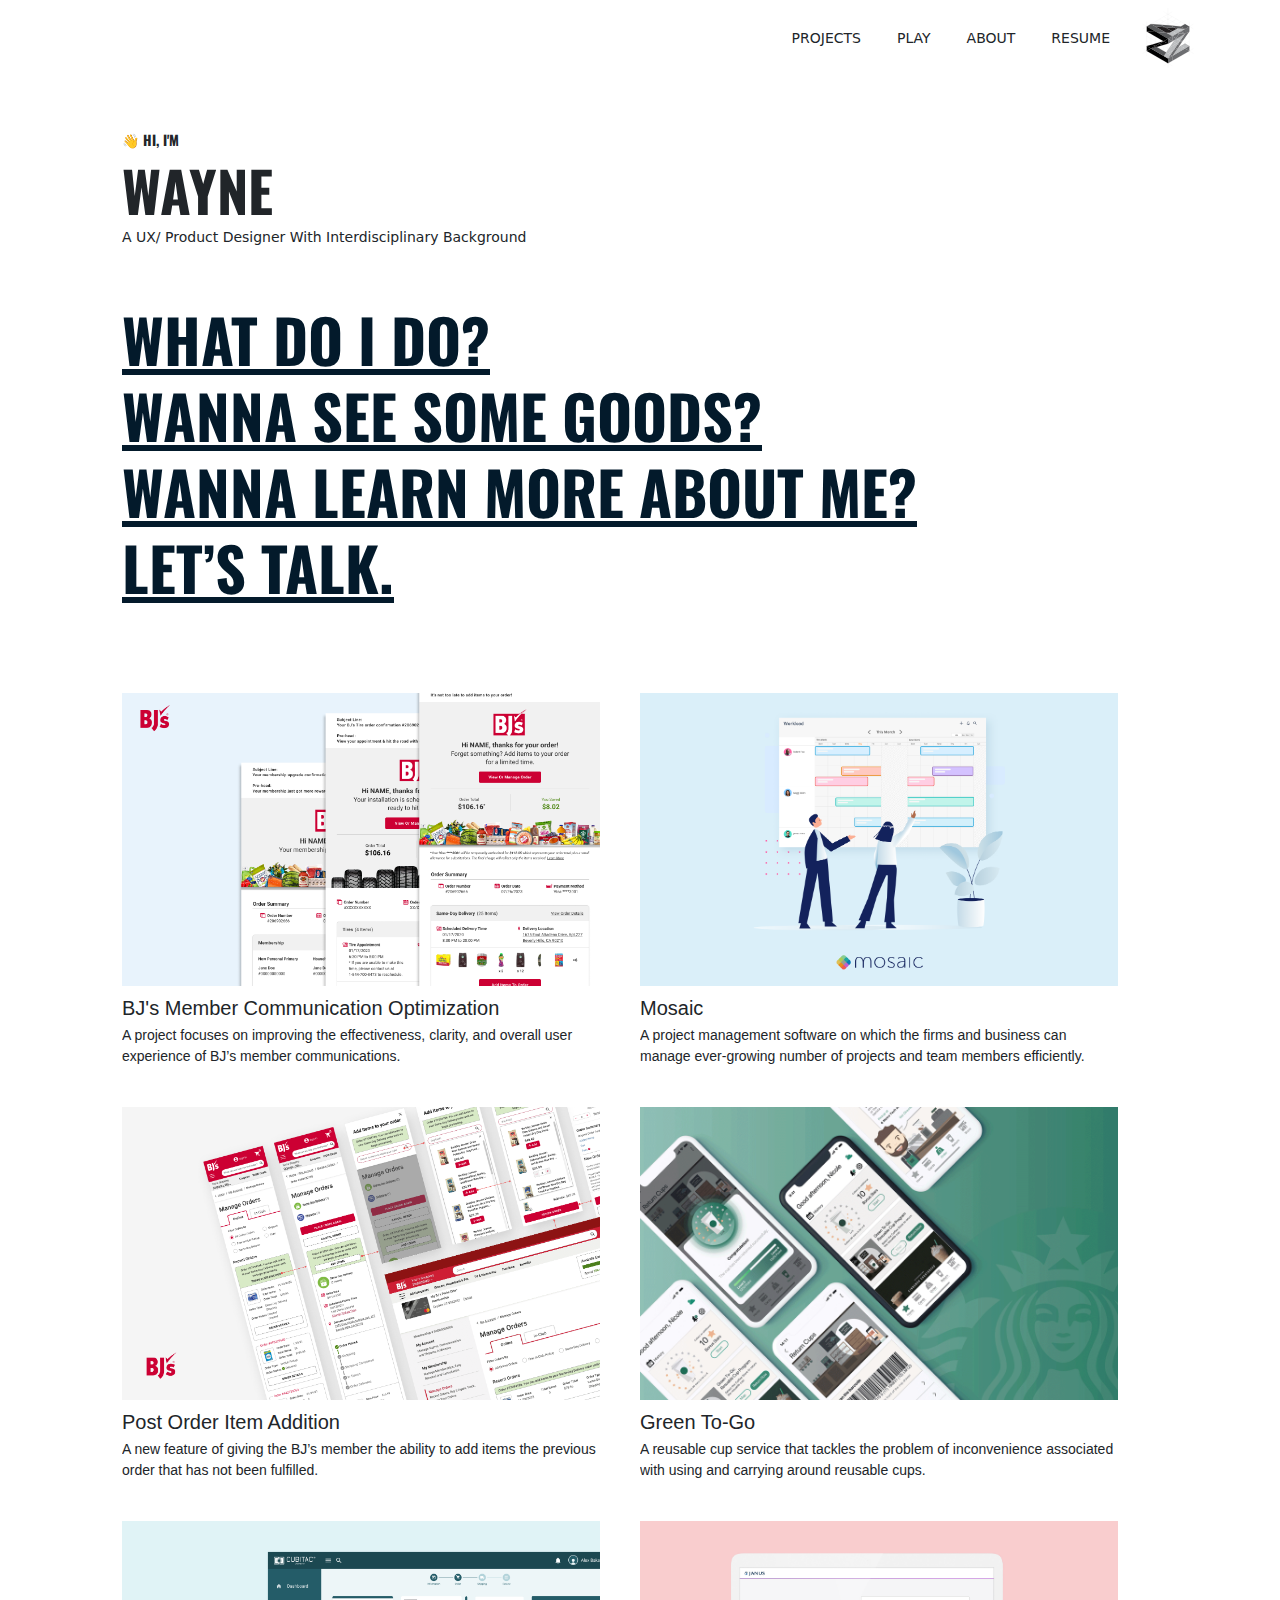
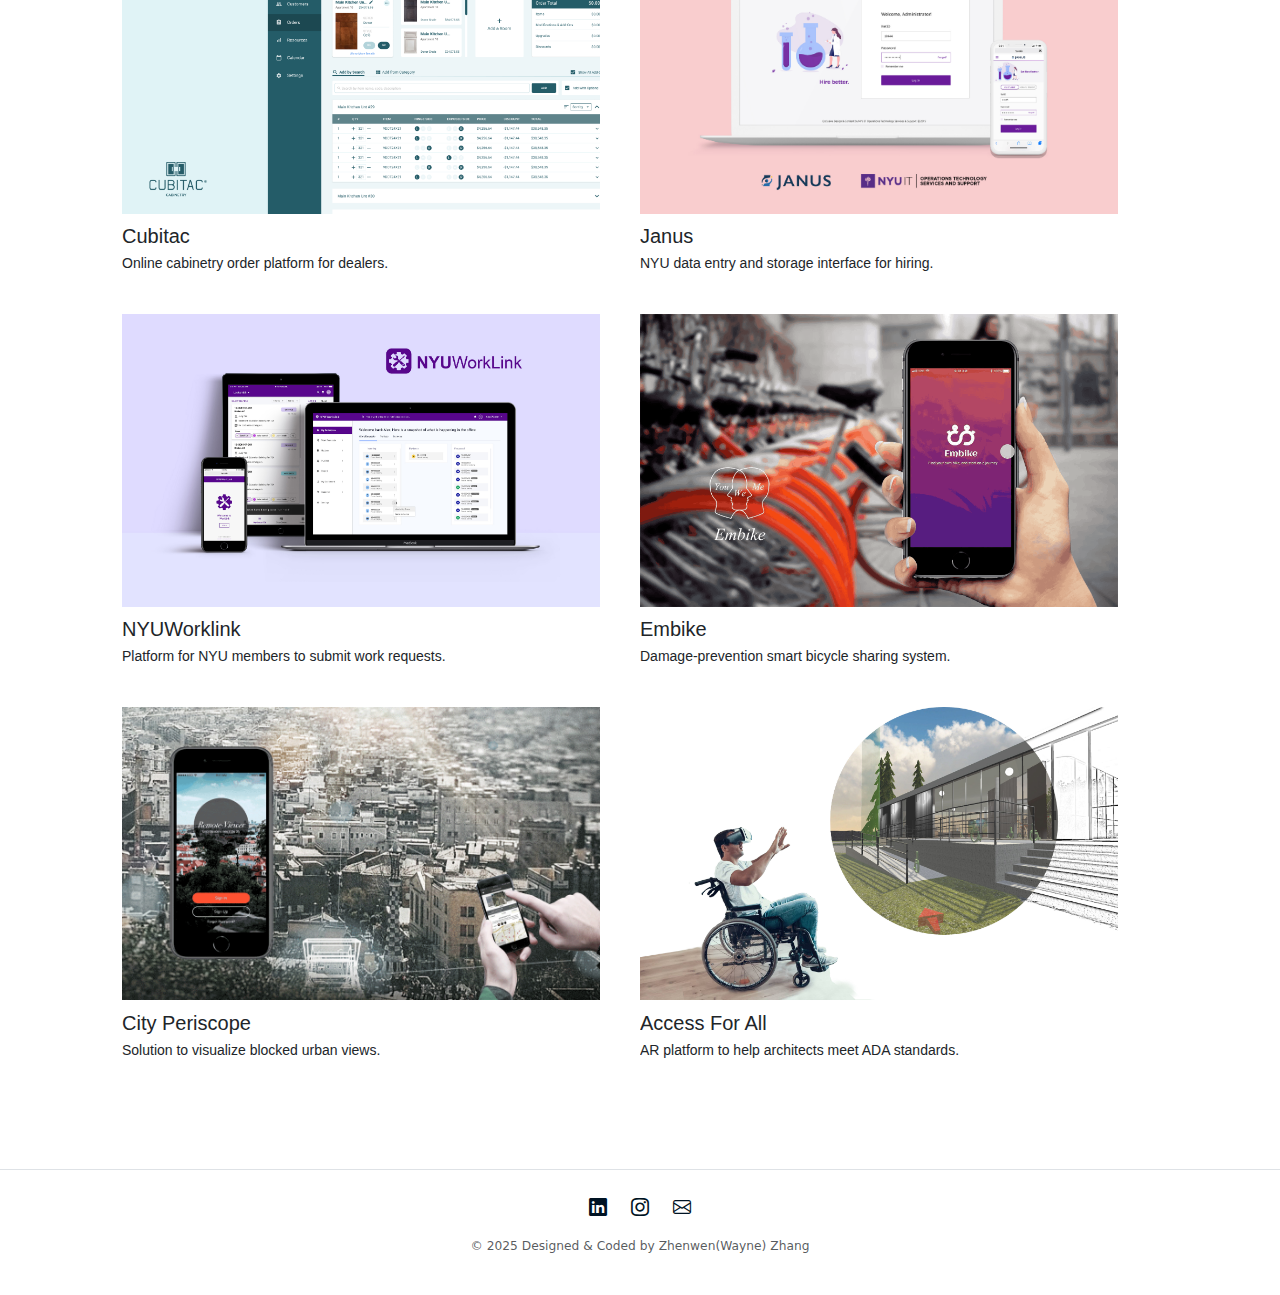
<file: index.html>
<!DOCTYPE html>
<html lang="en">
  <head>
    <meta charset="UTF-8" />
    <meta name="viewport" content="width=device-width, initial-scale=1.0" />
    <title>Wayne Zhang Portfolio</title>
    <link
      href="https://cdn.jsdelivr.net/npm/bootstrap@5.3.2/dist/css/bootstrap.min.css"
      rel="stylesheet"
    />
    <link
      href="https://fonts.googleapis.com/css2?family=Oswald:wght@700&display=swap"
      rel="stylesheet"
    />
    <link
      href="https://cdn.jsdelivr.net/npm/bootstrap-icons@1.10.5/font/bootstrap-icons.css"
      rel="stylesheet"
    />
    <link rel="stylesheet" href="style.css" />
  </head>

  <body>
    <!-- Header -->
    <header>
      <nav class="navbar navbar-expand-lg navbar-light">
        <div class="container">
          <button
            class="navbar-toggler"
            type="button"
            data-bs-toggle="collapse"
            data-bs-target="#navbarNav"
            aria-controls="navbarNav"
            aria-expanded="false"
            aria-label="Toggle navigation"
          >
            <span class="navbar-toggler-icon"></span>
          </button>
          <div
            class="collapse navbar-collapse justify-content-end"
            id="navbarNav"
          >
            <ul class="navbar-nav d-flex align-items-center">
              <li class="nav-item">
                <a class="nav-link" href="https://google.com" target="_blank"
                  >PROJECTS</a
                >
              </li>
              <li class="nav-item">
                <a class="nav-link" href="https://google.com" target="_blank"
                  >PLAY</a
                >
              </li>
              <li class="nav-item">
                <a class="nav-link" href="https://google.com" target="_blank"
                  >ABOUT</a
                >
              </li>
              <li class="nav-item">
                <a class="nav-link" href="https://google.com" target="_blank"
                  >RESUME</a
                >
              </li>
              <li class="nav-item d-flex align-items-center">
                <a class="nav-link p-0" href="index.html">
                  <img
                    src="/assets/logo.svg"
                    alt="Logo"
                    width="60"
                    height="60"
                  />
                </a>
              </li>
            </ul>
          </div>
        </div>
      </nav>
    </header>

    <!-- Main Content -->
    <main>
      <div class="container">
        <!-- Intro Section -->
        <div class="intro">
          <span>👋 HI, I'M</span>
          <h1>WAYNE</h1>
          <p>A UX/ Product Designer With Interdisciplinary Background</p>
        </div>

        <!-- Menu -->
        <div class="menu my-5">
          <a class="menu-item d-block" href="https://google.com" target="_blank"
            >WHAT DO I DO?</a
          >
          <a class="menu-item d-block" href="https://google.com" target="_blank"
            >WANNA SEE SOME GOODS?</a
          >
          <a class="menu-item d-block" href="https://google.com" target="_blank"
            >WANNA LEARN MORE ABOUT ME?</a
          >
          <a class="menu-item d-block" href="https://google.com" target="_blank"
            >LET’S TALK.</a
          >
          <br />
          <br />
        </div>

        <!-- Projects -->
        <div class="projects">
          <div class="project">
            <a href="communication.html"
              ><img src="./assets/Home/cover_bjs_communiation.png" alt="BJ's"
            /></a>
            <h3>
              <a href="communication.html"
                >BJ's Member Communication Optimization</a
              >
            </h3>
            <p>
              <a href="communication.html"
                >A project focuses on improving the effectiveness, clarity, and
                overall user experience of BJ’s member communications.</a
              >
            </p>
          </div>

          <div class="project">
            <a href="mosaic.html"
              ><img src="/assets/Home/cover_mosaic.png" alt="Mosaic"
            /></a>
            <h3><a href="mosaic.html">Mosaic</a></h3>
            <p>
              <a href="mosaic.html"
                >A project management software on which the firms and business
                can manage ever-growing number of projects and team members
                efficiently.</a
              >
            </p>
          </div>

          <div class="project">
            <a href="postorder.html"
              ><img src="/assets/Home/cover_bjs_postorder.png" alt="Post Order"
            /></a>
            <h3><a href="postorder.html">Post Order Item Addition</a></h3>
            <p>
              <a href="postorder.html"
                >A new feature of giving the BJ’s member the ability to add
                items the previous order that has not been fulfilled.</a
              >
            </p>
          </div>

          <div class="project">
            <a href="greentogo.html"
              ><img src="/assets/Home/cover_green_togo.gif" alt="Green To-Go"
            /></a>
            <h3><a href="greentogo.html">Green To-Go</a></h3>
            <p>
              <a href="greentogo.html"
                >A reusable cup service that tackles the problem of
                inconvenience associated with using and carrying around reusable
                cups.</a
              >
            </p>
          </div>

          <div class="project">
            <a href="cubitac.html"
              ><img src="/assets/Home/cover_cubitac.png" alt="Cubitac"
            /></a>
            <h3><a href="cubitac.html">Cubitac</a></h3>
            <p>
              <a href="cubitac.html"
                >Online cabinetry order platform for dealers.</a
              >
            </p>
          </div>

          <div class="project">
            <a href="janus.html"
              ><img src="/assets/Home/cover_janus.jpg" alt="Janus"
            /></a>
            <h3><a href="janus.html">Janus</a></h3>
            <p>
              <a href="janus.html"
                >NYU data entry and storage interface for hiring.</a
              >
            </p>
          </div>

          <div class="project">
            <a href="worklink.html"
              ><img src="/assets/Home/cover_worklink.jpg" alt="Worklink"
            /></a>
            <h3><a href="worklink.html">NYUWorklink</a></h3>
            <p>
              <a href="worklink.html"
                >Platform for NYU members to submit work requests.</a
              >
            </p>
          </div>

          <div class="project">
            <a href="embike.html"
              ><img src="/assets/Home/cover_embike.gif" alt="Embike"
            /></a>
            <h3><a href="embike.html">Embike</a></h3>
            <p>
              <a href="embike.html"
                >Damage-prevention smart bicycle sharing system.</a
              >
            </p>
          </div>

          <div class="project">
            <a href="city.html"
              ><img
                src="/assets/Home/cover_city_periscope.gif"
                alt="City Periscope"
            /></a>
            <h3><a href="city.html">City Periscope</a></h3>
            <p>
              <a href="city.html">Solution to visualize blocked urban views.</a>
            </p>
          </div>

          <div class="project">
            <a href="vr.html"
              ><img src="/assets/Home/cover_vr.jpg" alt="Access for All"
            /></a>
            <h3><a href="vr.html">Access For All</a></h3>
            <p>
              <a href="vr.html"
                >AR platform to help architects meet ADA standards.</a
              >
            </p>
          </div>
        </div>
      </div>
    </main>

    <!-- Footer -->
    <footer class="text-center py-4 border-top mt-5">
      <div class="container">
        <div class="social-links">
          <a href="#" aria-label="LinkedIn" style="font-size: 18px"
            ><i class="bi bi-linkedin"></i
          ></a>
          <a href="#" aria-label="Instagram" style="font-size: 18px"
            ><i class="bi bi-instagram"></i
          ></a>
          <a href="#" aria-label="Email" style="font-size: 18px"
            ><i class="bi bi-envelope"></i
          ></a>
        </div>
        <p class="mt-3 small text-muted">
          © 2025 Designed & Coded by Zhenwen(Wayne) Zhang
        </p>
      </div>
    </footer>

    <script src="https://cdn.jsdelivr.net/npm/bootstrap@5.3.2/dist/js/bootstrap.bundle.min.js"></script>
  </body>
</html>
</file>
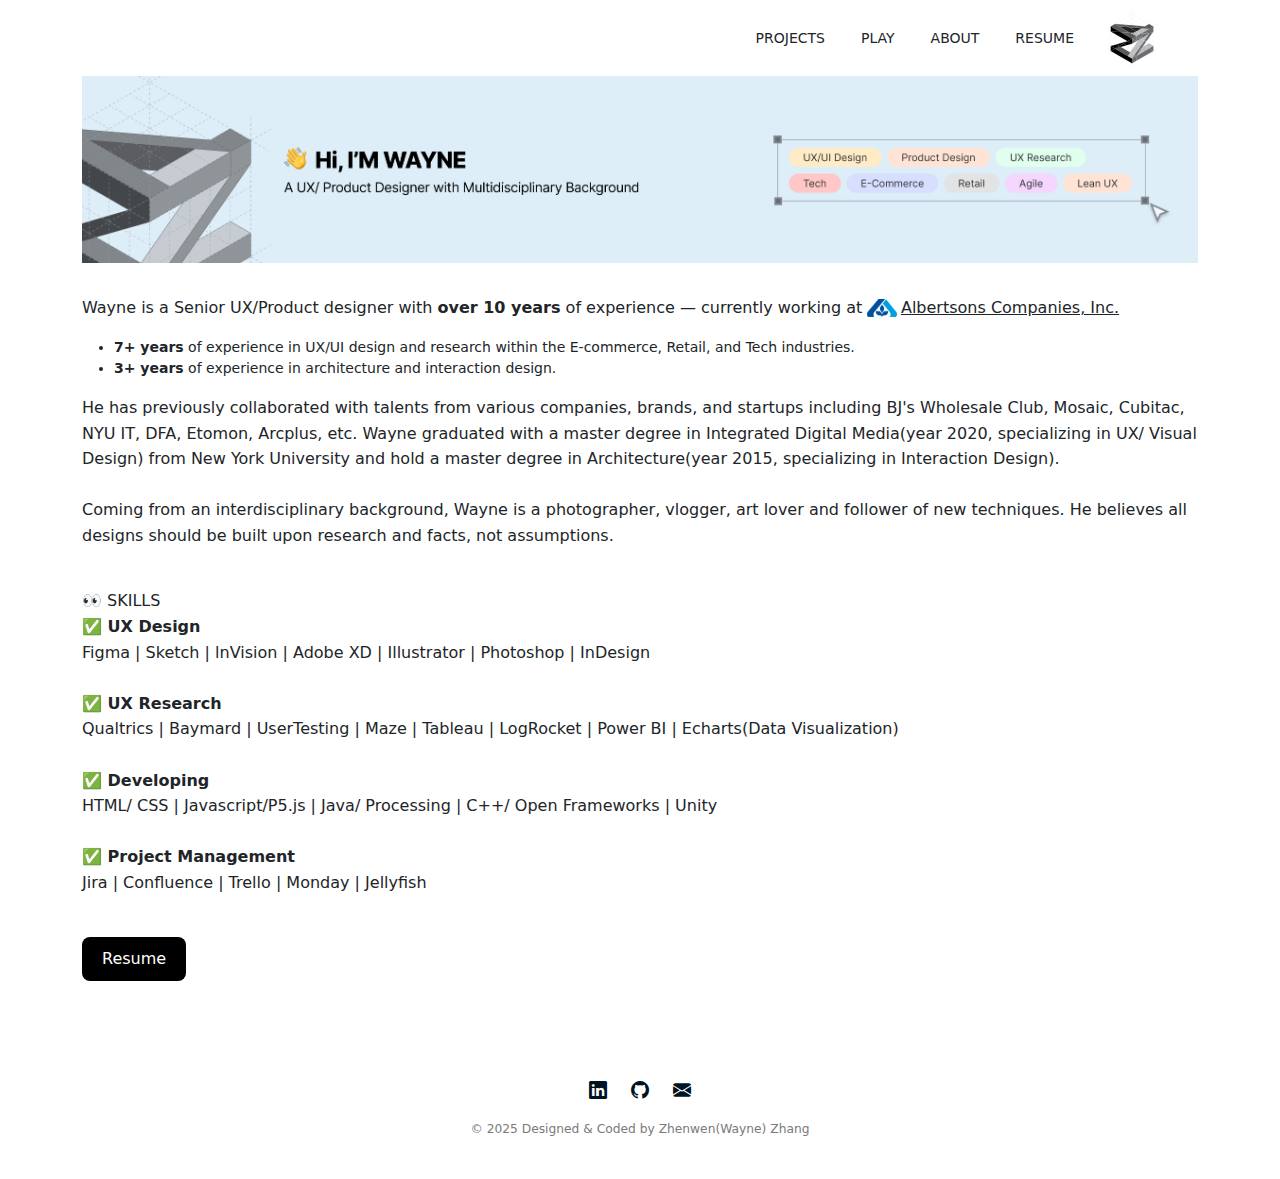
<file: aboutme.html>
<!DOCTYPE html>
<html lang="en">
  <head>
    <meta charset="UTF-8" />
    <meta name="viewport" content="width=device-width, initial-scale=1.0" />
    <title>Post Order Item Addition</title>
    <link
      href="https://cdn.jsdelivr.net/npm/bootstrap@5.3.2/dist/css/bootstrap.min.css"
      rel="stylesheet"
    />
    <link
      href="https://fonts.googleapis.com/css2?family=Oswald:wght@700&display=swap"
      rel="stylesheet"
    />
    <link
      href="https://cdn.jsdelivr.net/npm/bootstrap-icons@1.10.5/font/bootstrap-icons.css"
      rel="stylesheet"
    />
    <link
      href="https://cdn.jsdelivr.net/npm/bootstrap-icons@1.10.5/font/bootstrap-icons.css"
      rel="stylesheet"
    />

    <link rel="icon" href="ASSETS/favicon.ico" type="image/x-icon" />
    <link rel="stylesheet" href="style.css" />
    <style></style>
  </head>

  <body>
    <header>
      <nav class="navbar navbar-expand-lg navbar-light">
        <div class="container px-5">
          <!-- Toggler button for mobile -->
          <button
            class="navbar-toggler"
            type="button"
            data-bs-toggle="collapse"
            data-bs-target="#navbarNav"
            aria-controls="navbarNav"
            aria-expanded="false"
            aria-label="Toggle navigation"
          >
            <span class="navbar-toggler-icon"></span>
          </button>

          <!-- Collapsible menu -->
          <div
            class="collapse navbar-collapse justify-content-end"
            id="navbarNav"
          >
            <ul class="navbar-nav d-flex align-items-center">
              <li class="nav-item">
                <a class="nav-link" href="projects.html">PROJECTS</a>
              </li>
              <li class="nav-item">
                <a class="nav-link" href="playground.html">PLAY</a>
              </li>
              <li class="nav-item">
                <a class="nav-link" href="aboutme.html">ABOUT</a>
              </li>
              <li class="nav-item">
                <a
                  class="nav-link"
                  href="https://drive.google.com/file/d/1EZ1WCjLxjwkig_V0xg7froXCYlXM40cn/view?usp=sharing"
                  target="_blank"
                  >RESUME</a
                >
              </li>

              <li class="nav-item d-flex align-items-center">
                <a class="nav-link p-0" href="index.html">
                  <img
                    src="/assets/logo.svg"
                    alt="Logo"
                    width="60"
                    height="60"
                  />
                </a>
              </li>
            </ul>
          </div>
        </div>
      </nav>
    </header>

    <!-- Hero Section -->
    <section class="hero-banner">
      <div class="container">
        <img src="/assets/aboutme.png" class="hero-img" alt="About Me" />
      </div>
    </section>

    <!-- Main Section -->
    <section class="container main-section" style="border-top: none !important">
      <div class="row">
        <div class="project-body">
          <p>
            <!-- <b>
              "All the designs should Start small, make quick cuts, test
              assumptions, fail quickly, make adjustments, and continuously
              improve."
            </b>
            👈 My design motto <br /><br />-->
            Wayne is a Senior UX/Product designer with <b>over 10 years</b> of
            experience — currently working at
            <a
              href="https://en.wikipedia.org/wiki/Albertsons"
              target="_blank"
              rel="noopener noreferrer"
              class="projectbody-link"
              style="text-decoration: underline"
            >
              <img
                src="/assets/avatar_albertsons.png"
                alt="Albertsons Logo"
                style="
                  height: 18px;
                  margin-right: 4px;
                  vertical-align: text-bottom;
                "
              />Albertsons Companies, Inc.
            </a>
            <br />
          </p>

          <ul class="custom-bullets">
            <li>
              <b>7+ years</b> of experience in UX/UI design and research within
              the E-commerce, Retail, and Tech industries.
            </li>
            <li>
              <b>3+ years</b> of experience in architecture and interaction
              design.
            </li>
          </ul>
          <p>
            He has previously collaborated with talents from various companies,
            brands, and startups including BJ's Wholesale Club, Mosaic, Cubitac,
            NYU IT, DFA, Etomon, Arcplus, etc. Wayne graduated with a master
            degree in Integrated Digital Media(year 2020, specializing in UX/
            Visual Design) from New York University and hold a master degree in
            Architecture(year 2015, specializing in Interaction Design).
            <br /><br />
            Coming from an interdisciplinary background, Wayne is a
            photographer, vlogger, art lover and follower of new techniques. He
            believes all designs should be built upon research and facts, not
            assumptions.
          </p>
          <br />
          <p>
            👀 SKILLS <br />
            <b>✅ UX Design</b><br />
            Figma | Sketch | lnVision | Adobe XD | Illustrator | Photoshop |
            InDesign <br /><br />
            <b>✅ UX Research</b> <br />
            Qualtrics | Baymard | UserTesting | Maze | Tableau | LogRocket |
            Power BI | Echarts(Data Visualization) <br /><br />
            <b>✅ Developing</b> <br />
            HTML/ CSS | Javascript/P5.js | Java/ Processing | C++/ Open
            Frameworks | Unity <br /><br />
            <b>✅ Project Management</b> <br />
            Jira | Confluence | Trello | Monday | Jellyfish <br /><br />
          </p>

          <a
            href="https://drive.google.com/file/d/1EZ1WCjLxjwkig_V0xg7froXCYlXM40cn/view?usp=sharing"
            target="_blank"
            class="resume-btn"
          >
            Resume
          </a>
          <br />
          <br />
          <br />
          <br />
        </div>
      </div>
    </section>

    <!-- Footer -->
    <footer class="text-center py-4">
      <div class="social-links">
        <a
          href="https://www.linkedin.com/in/uxwayne/"
          aria-label="LinkedIn"
          target="_blank"
          rel="noopener noreferrer"
          style="font-size: 18px"
          ><i class="bi bi-linkedin"></i
        ></a>
        <a
          href="https://github.com/requiemleaf"
          aria-label="Github"
          target="_blank"
          rel="noopener noreferrer"
          style="font-size: 18px"
          ><i class="bi bi-github"></i
        ></a>
        <a
          href="mailto:wayne11373@gmail.com"
          class="text-decoration-none"
          aria-label="Email"
          style="font-size: 18px"
        >
          <i class="bi bi-envelope-fill"></i>
        </a>
      </div>
      <p class="mt-3 small" style="color: #7a7a7a">
        © 2025 Designed & Coded by Zhenwen(Wayne) Zhang
      </p>
    </footer>

    <script src="https://cdn.jsdelivr.net/npm/bootstrap@5.3.0/dist/js/bootstrap.bundle.min.js"></script>
    <script src="scroll-reveal.js"></script>
    <!-- Scroll to top script -->
    <script>
      function scrollToTop() {
        window.scrollTo({ top: 0, behavior: "smooth" });
      }
    </script>
  </body>
</html>
</file>
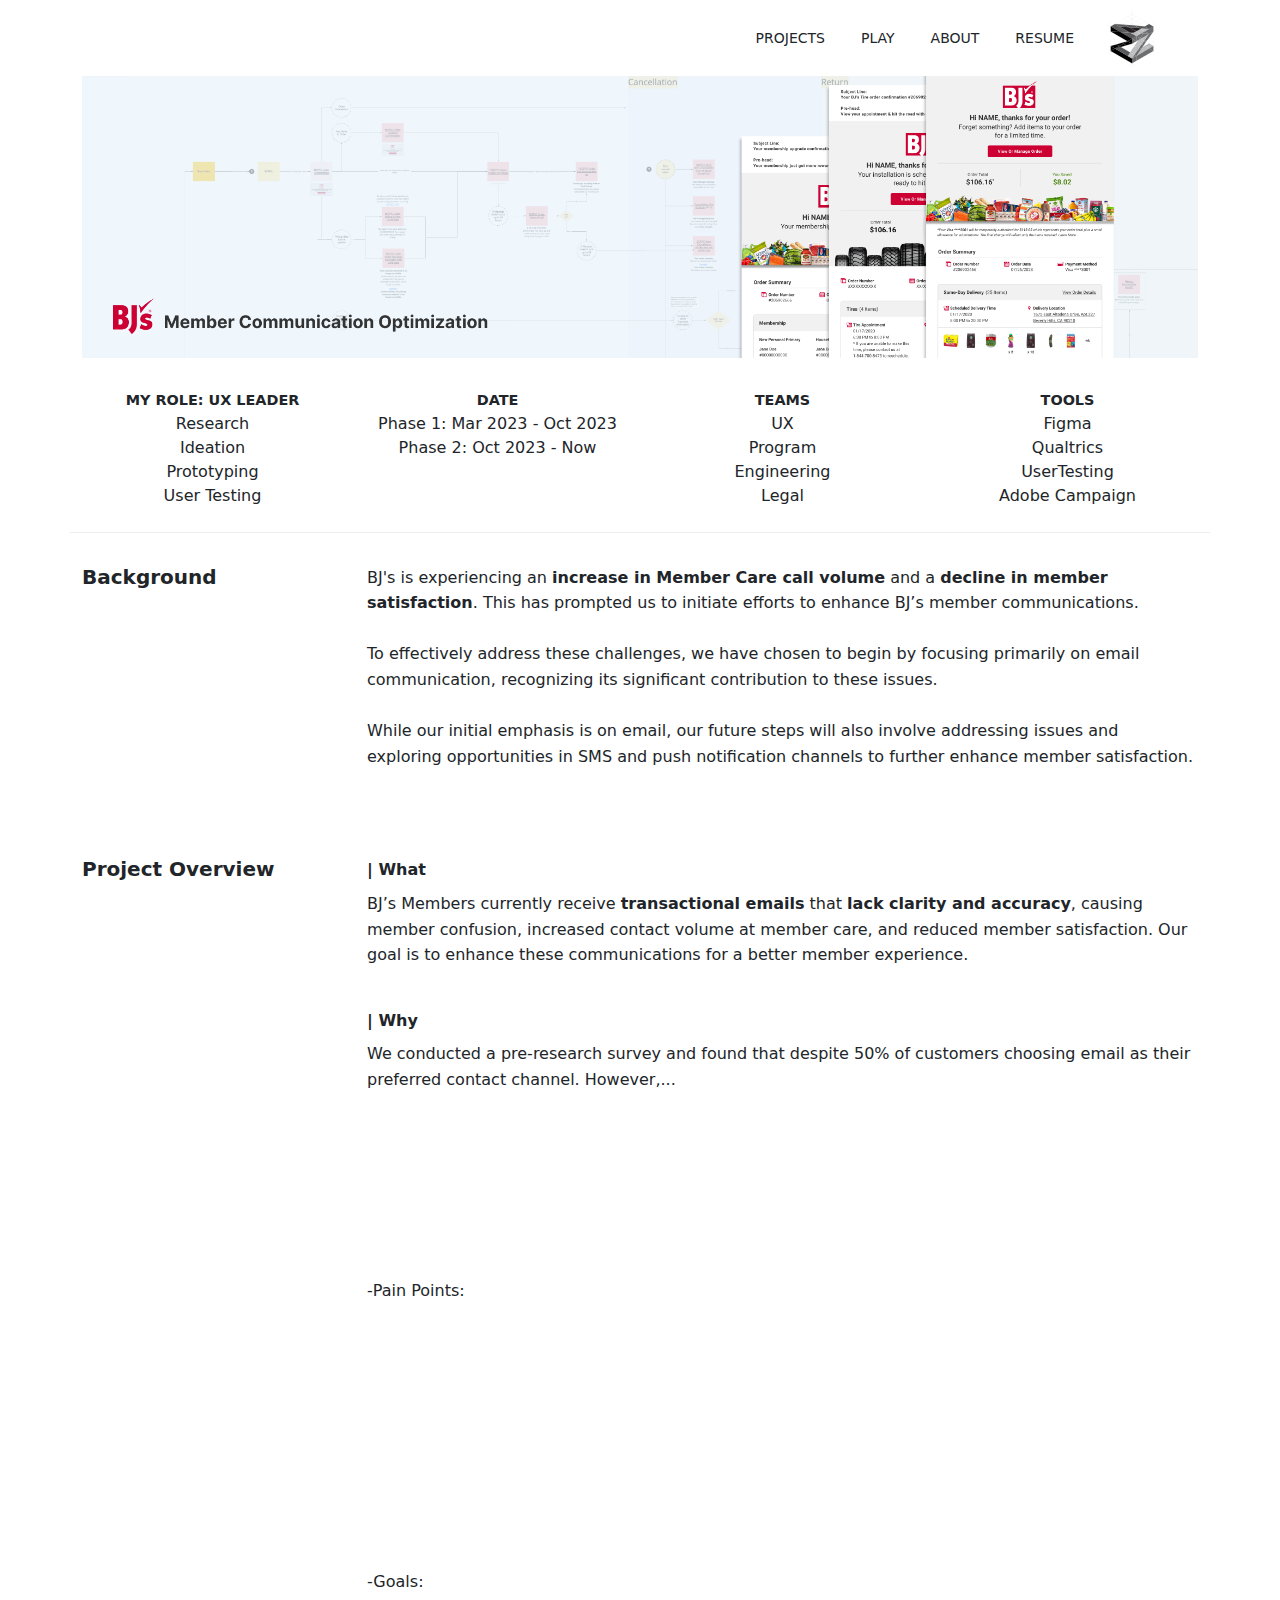
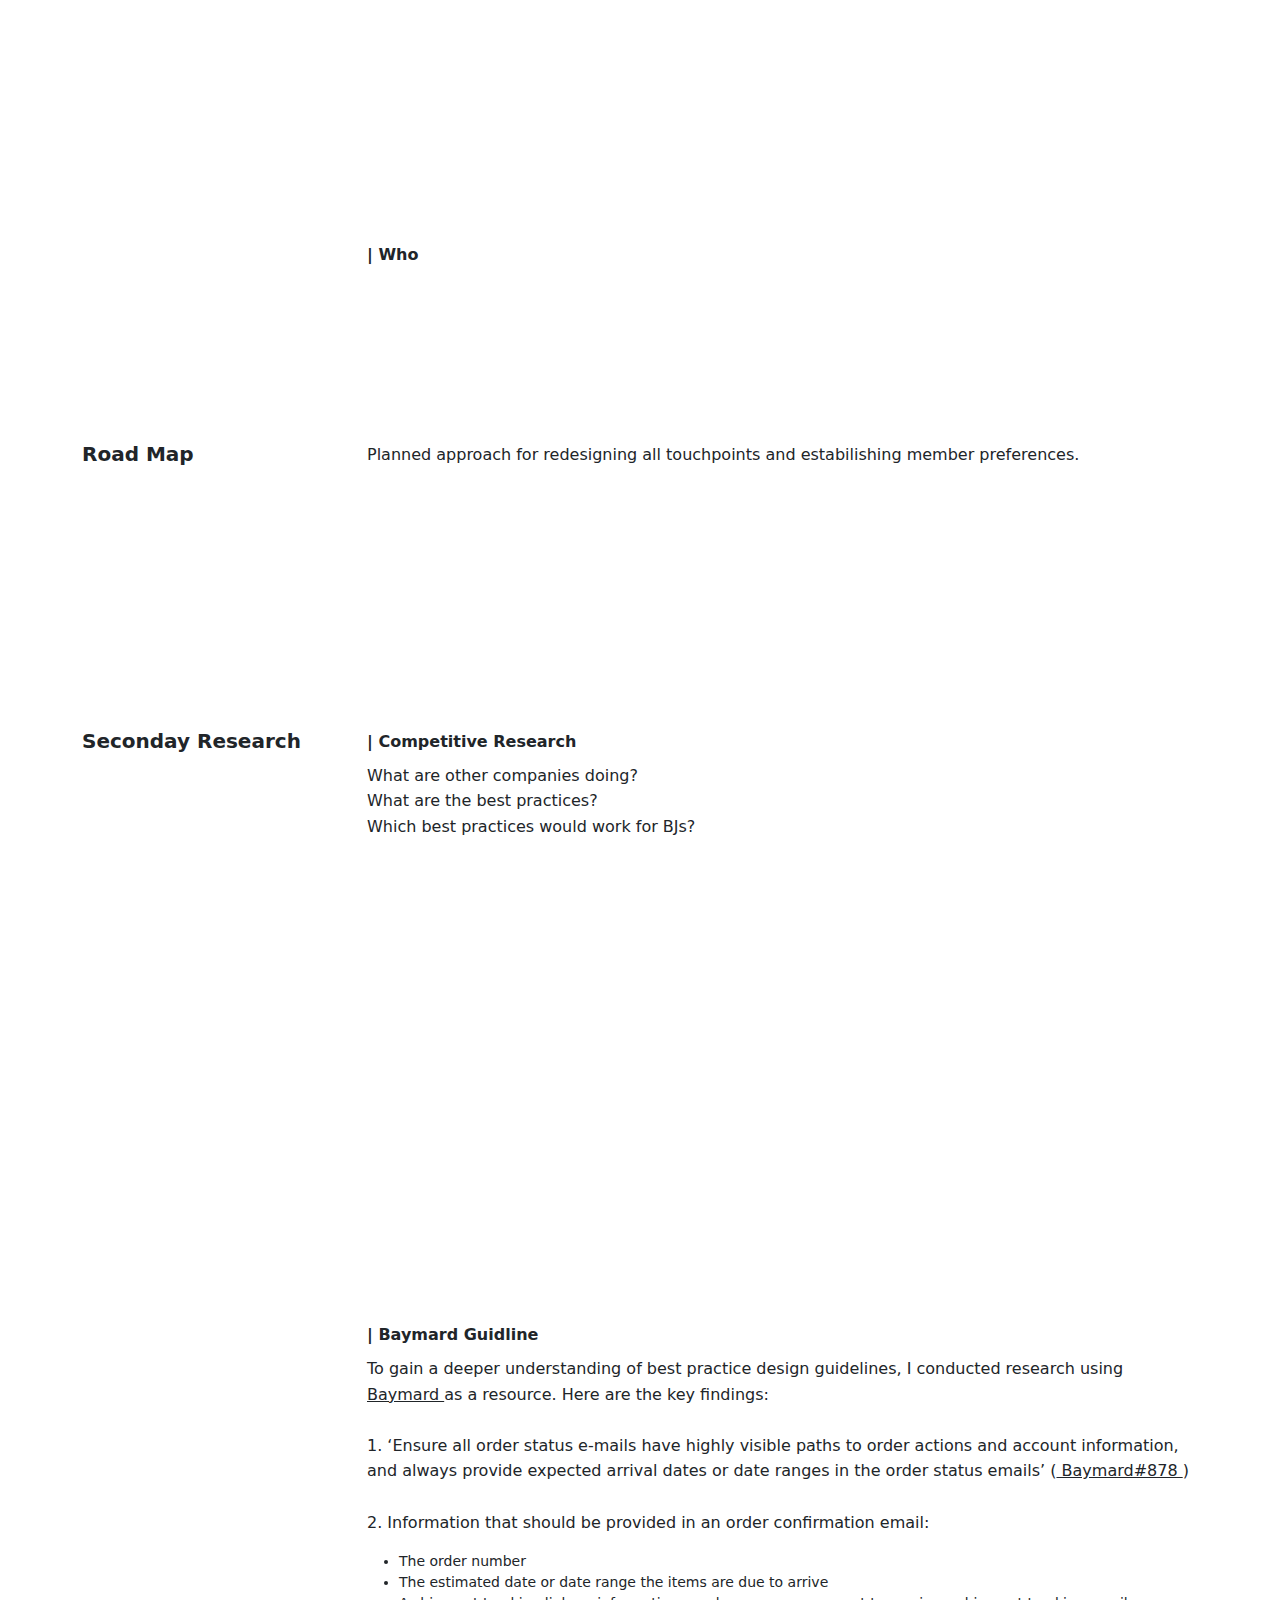
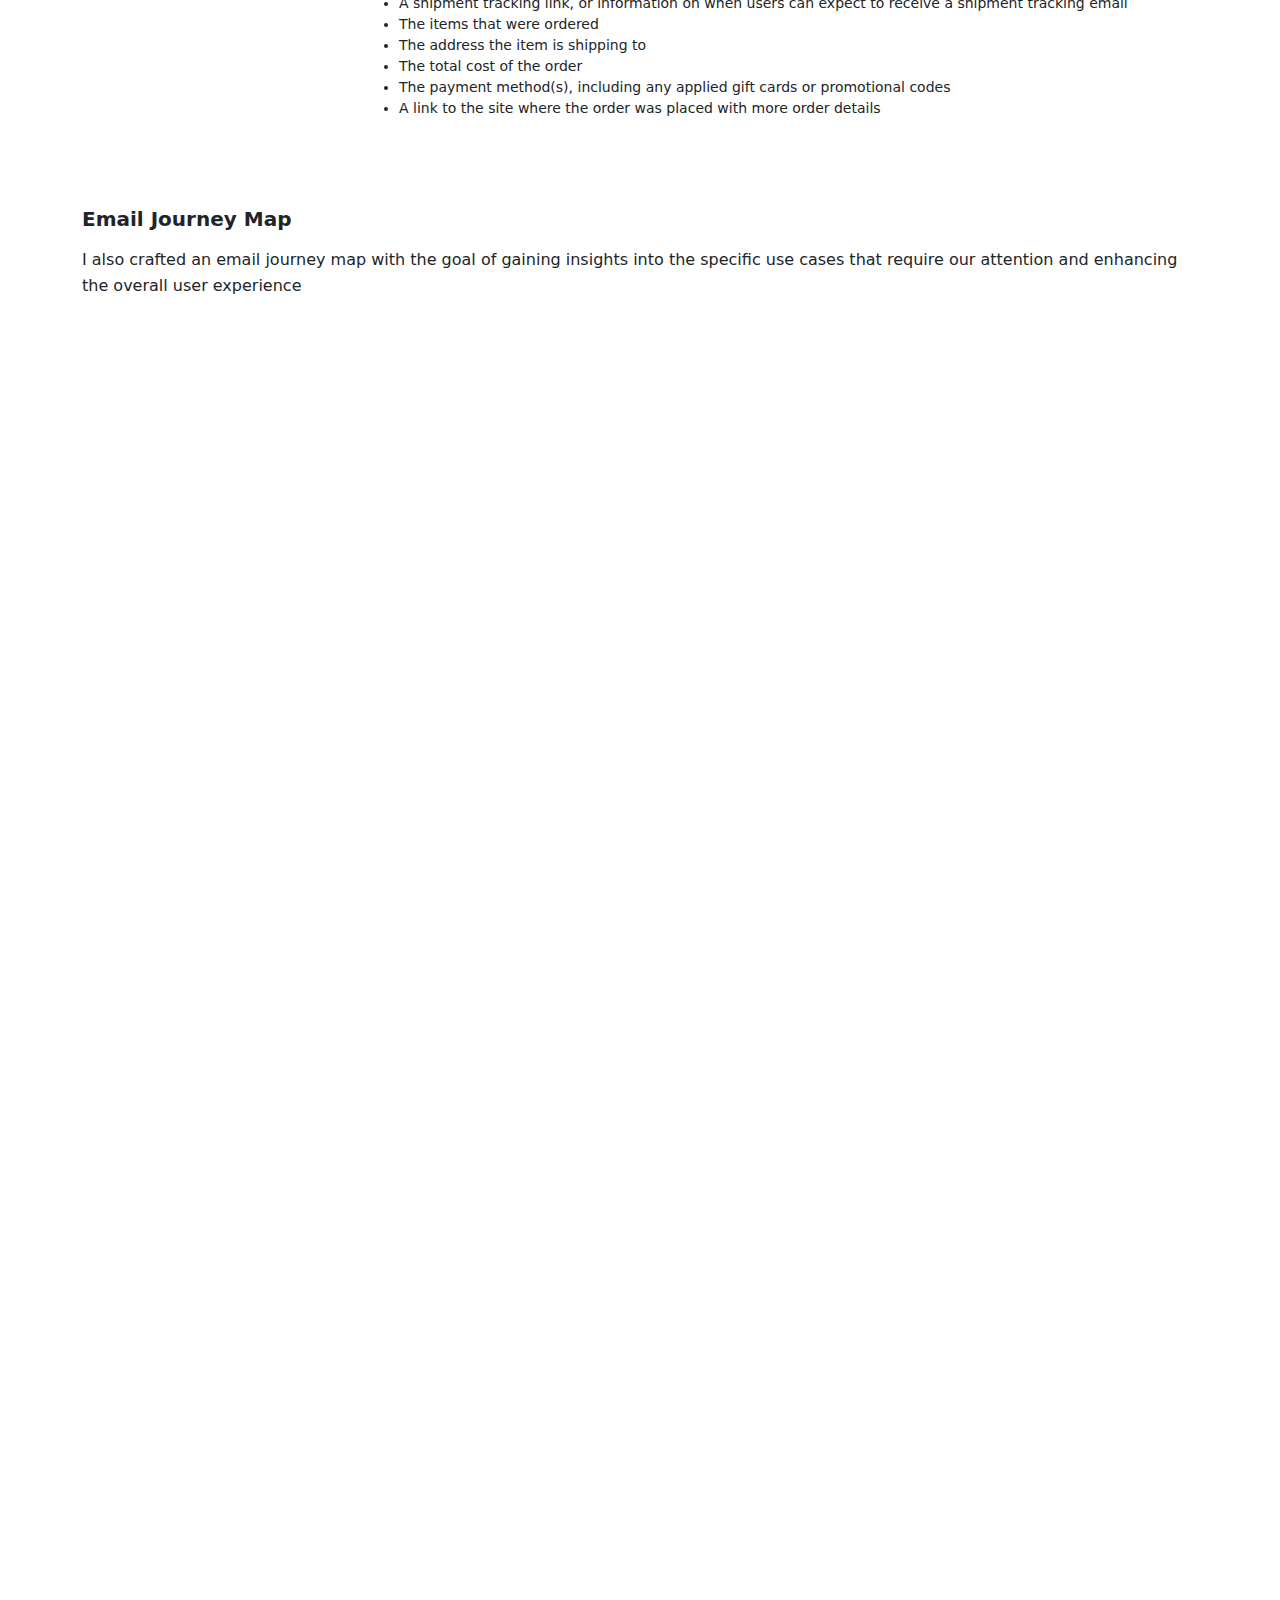
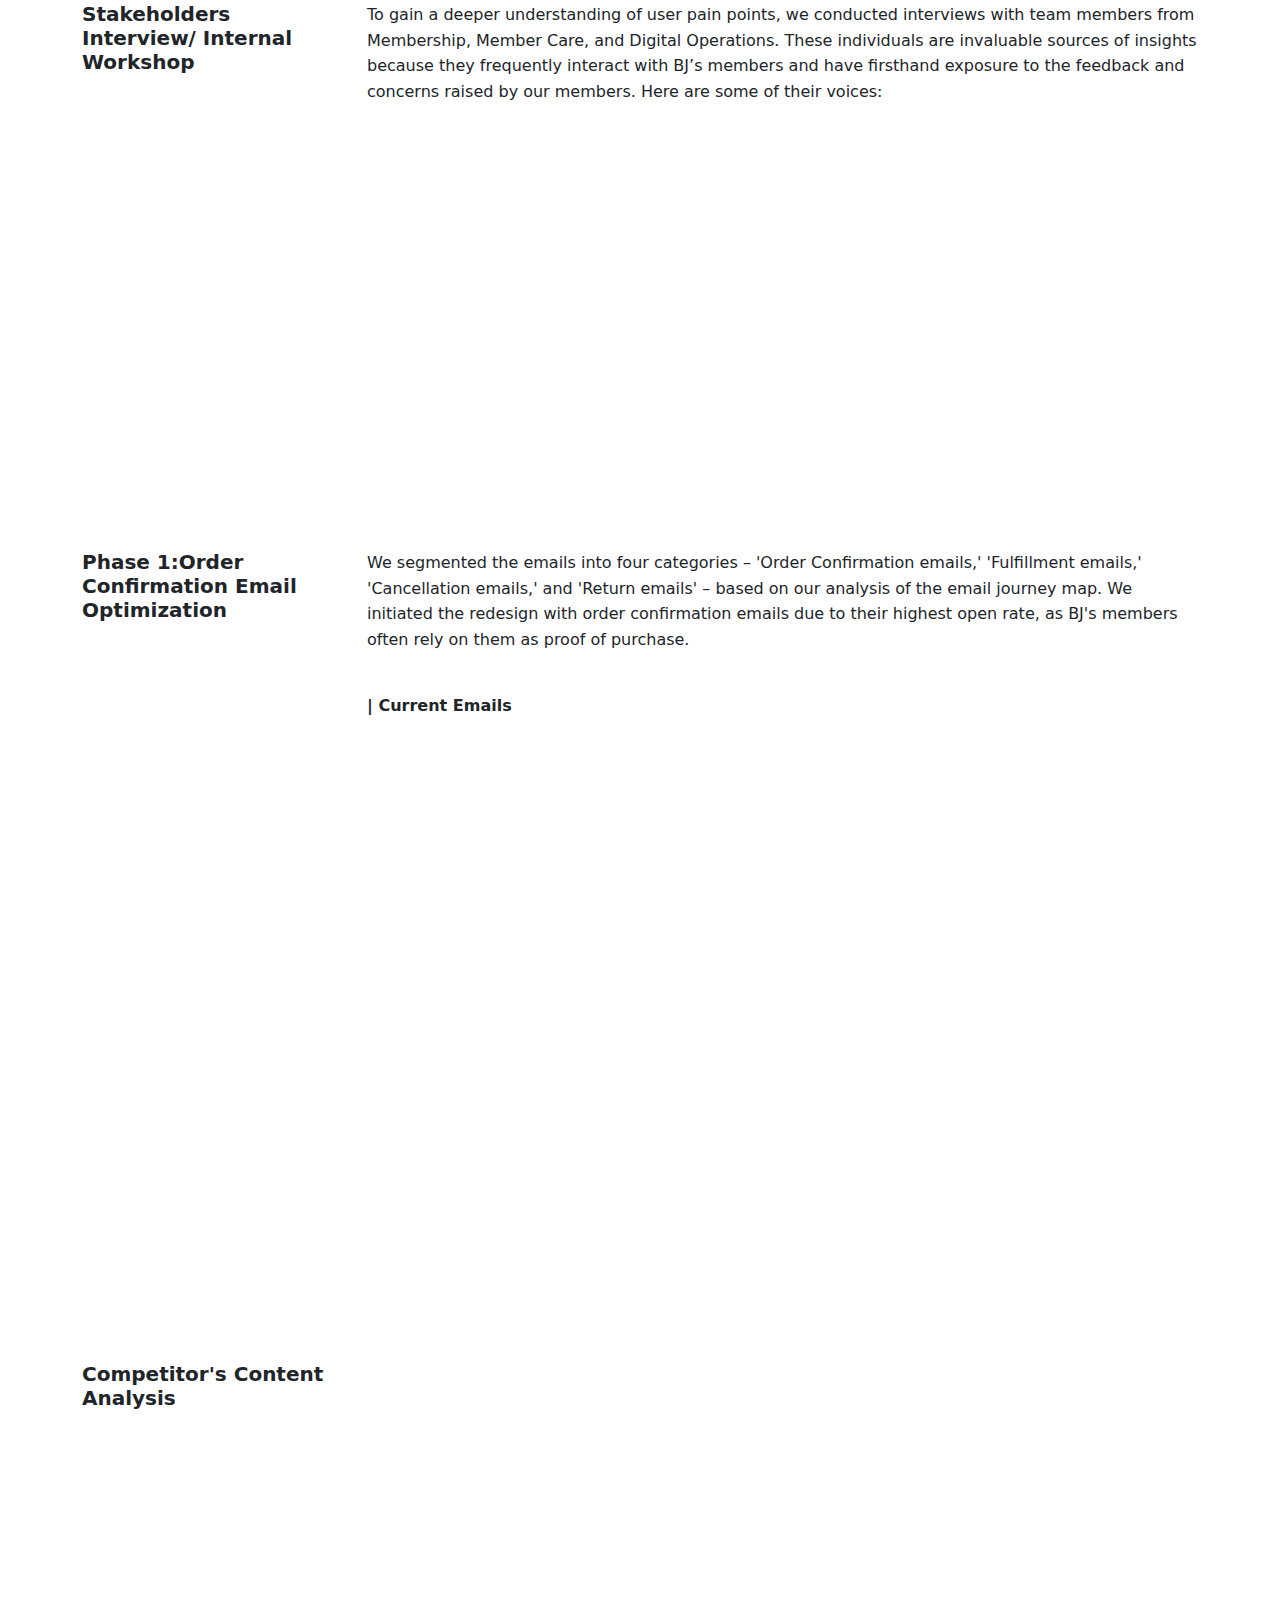
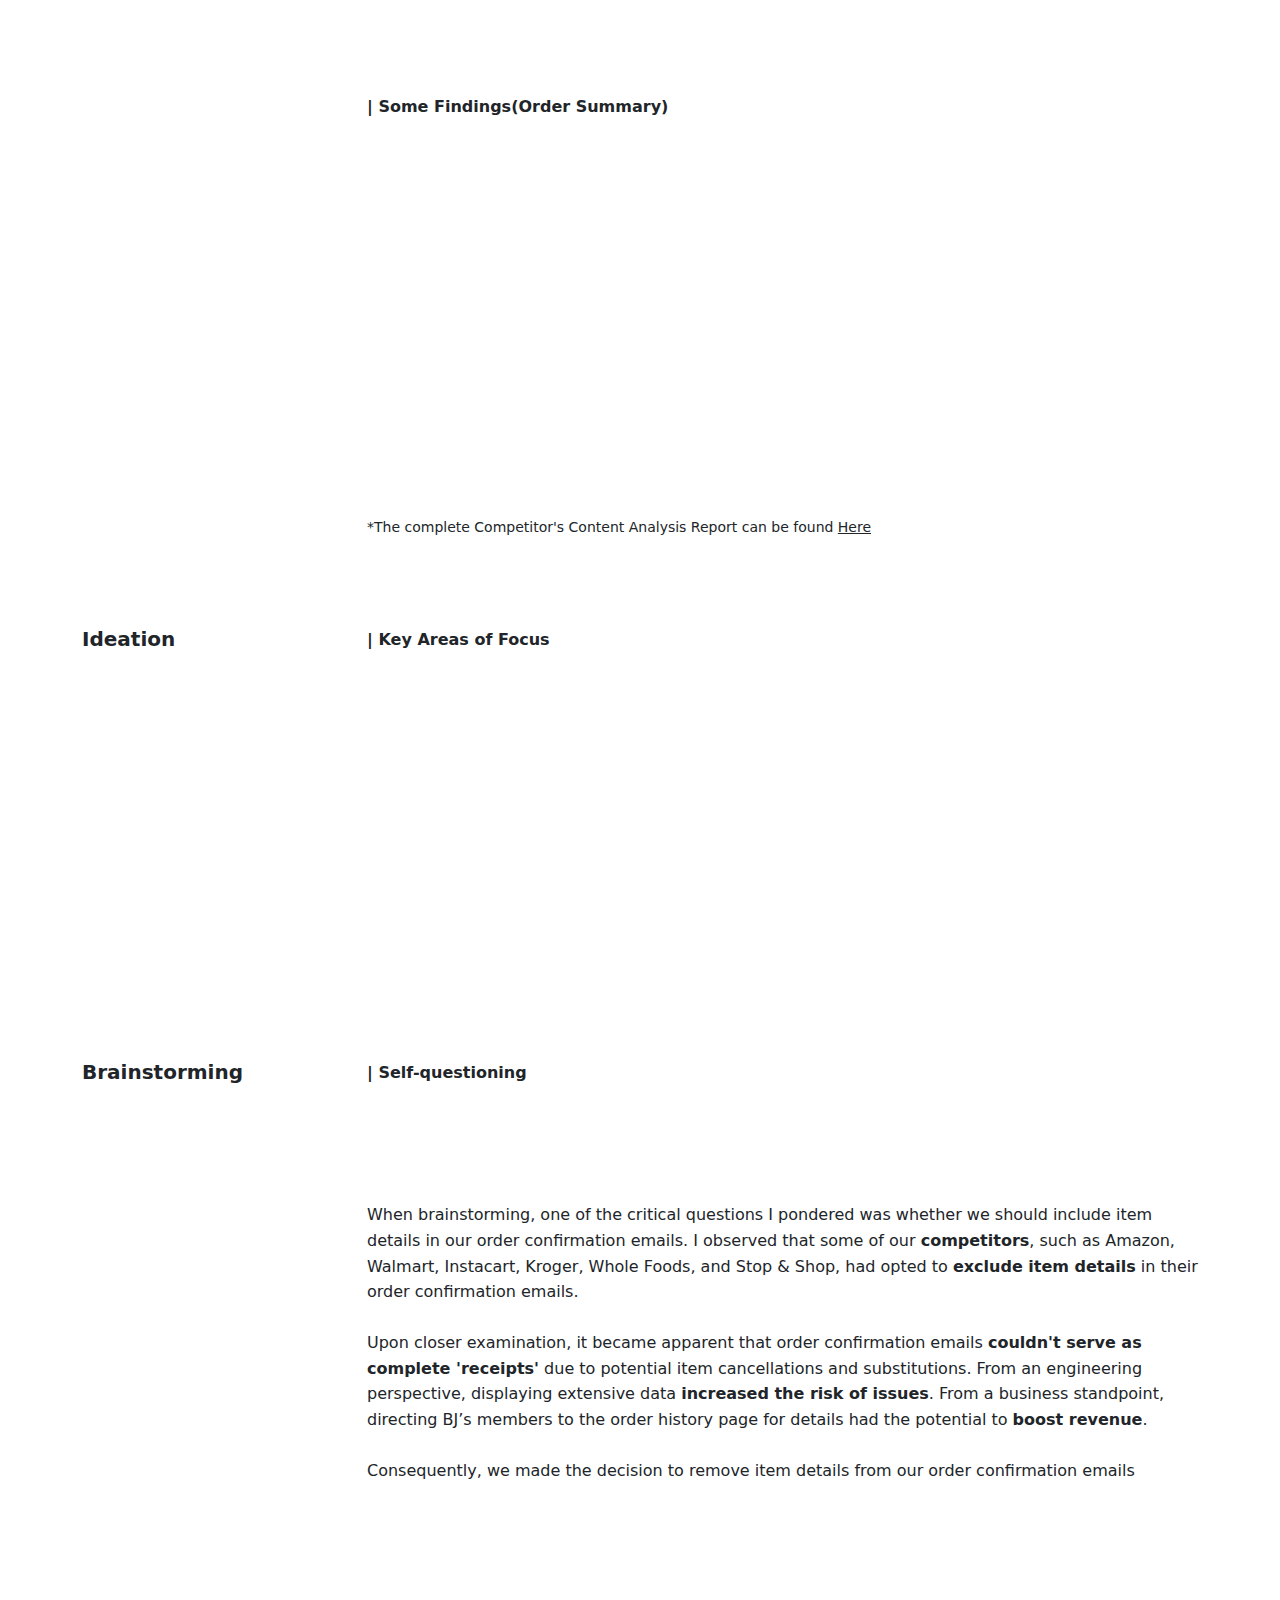
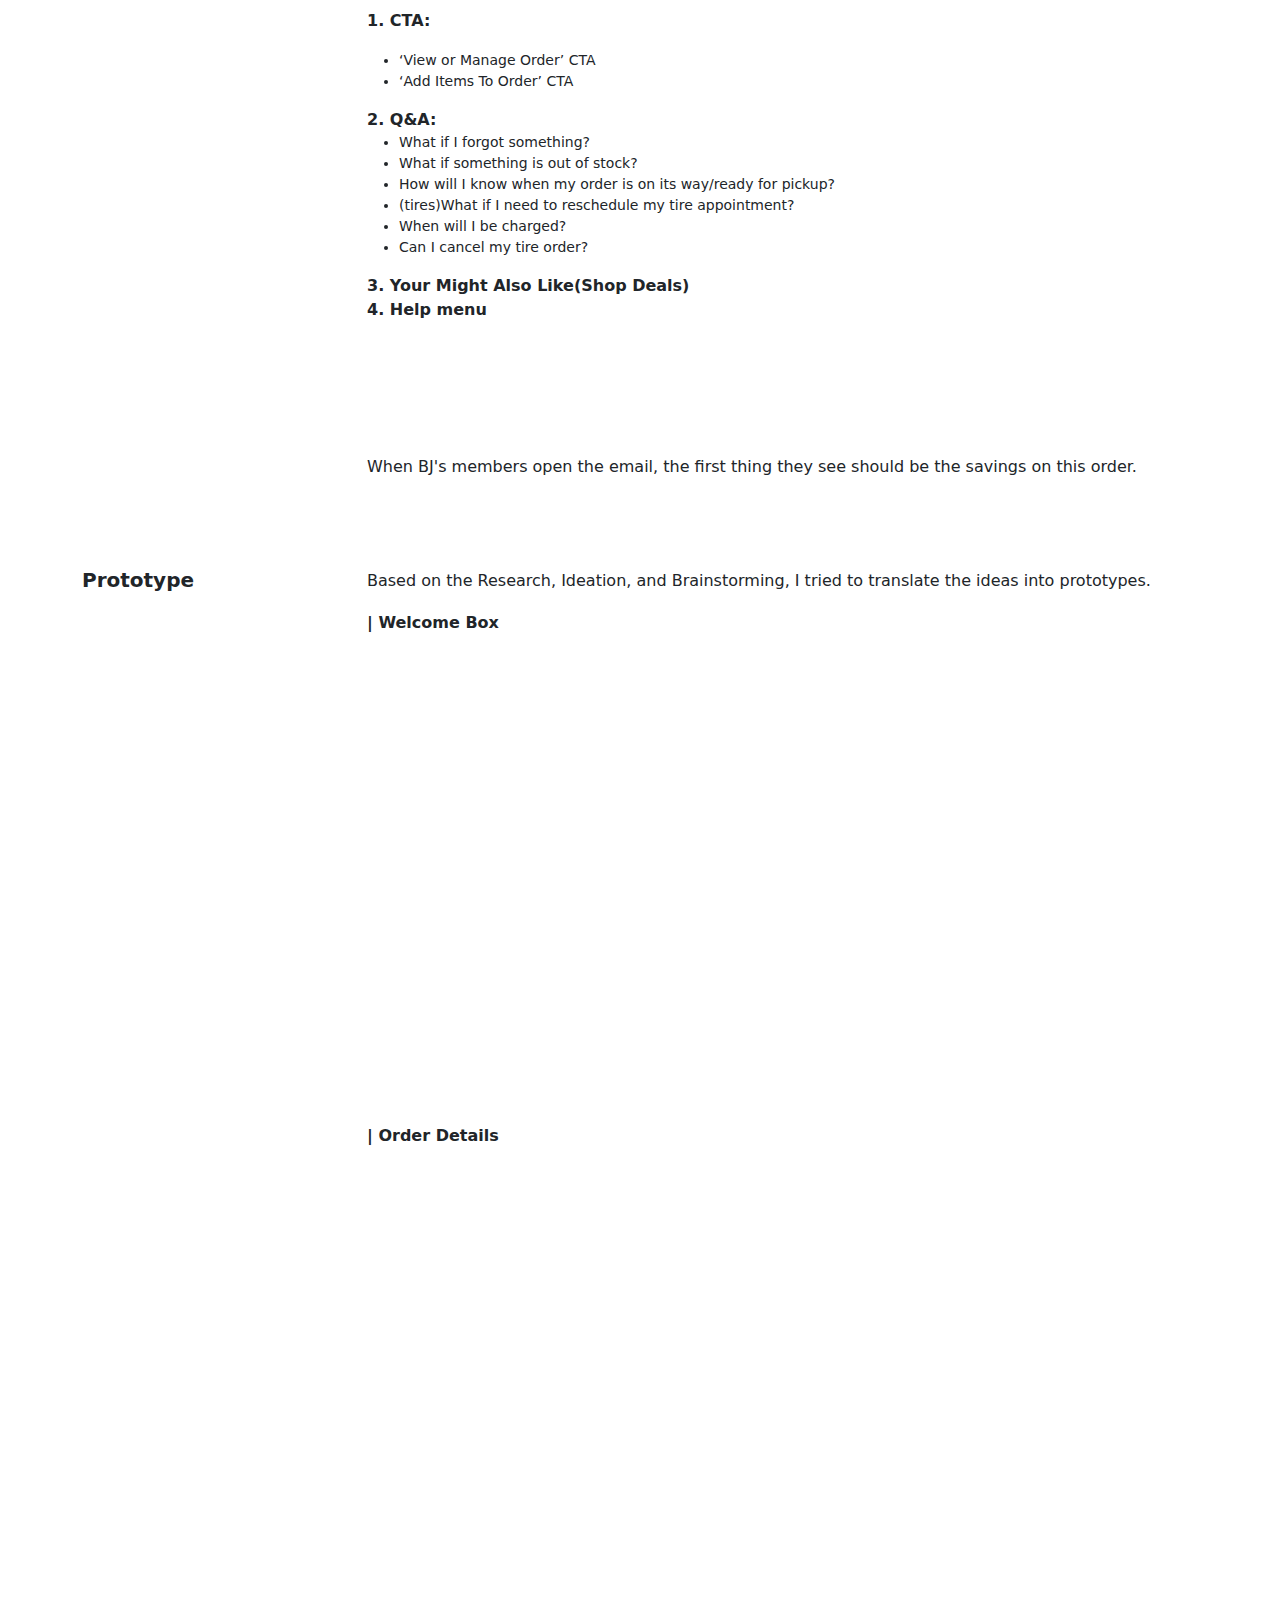
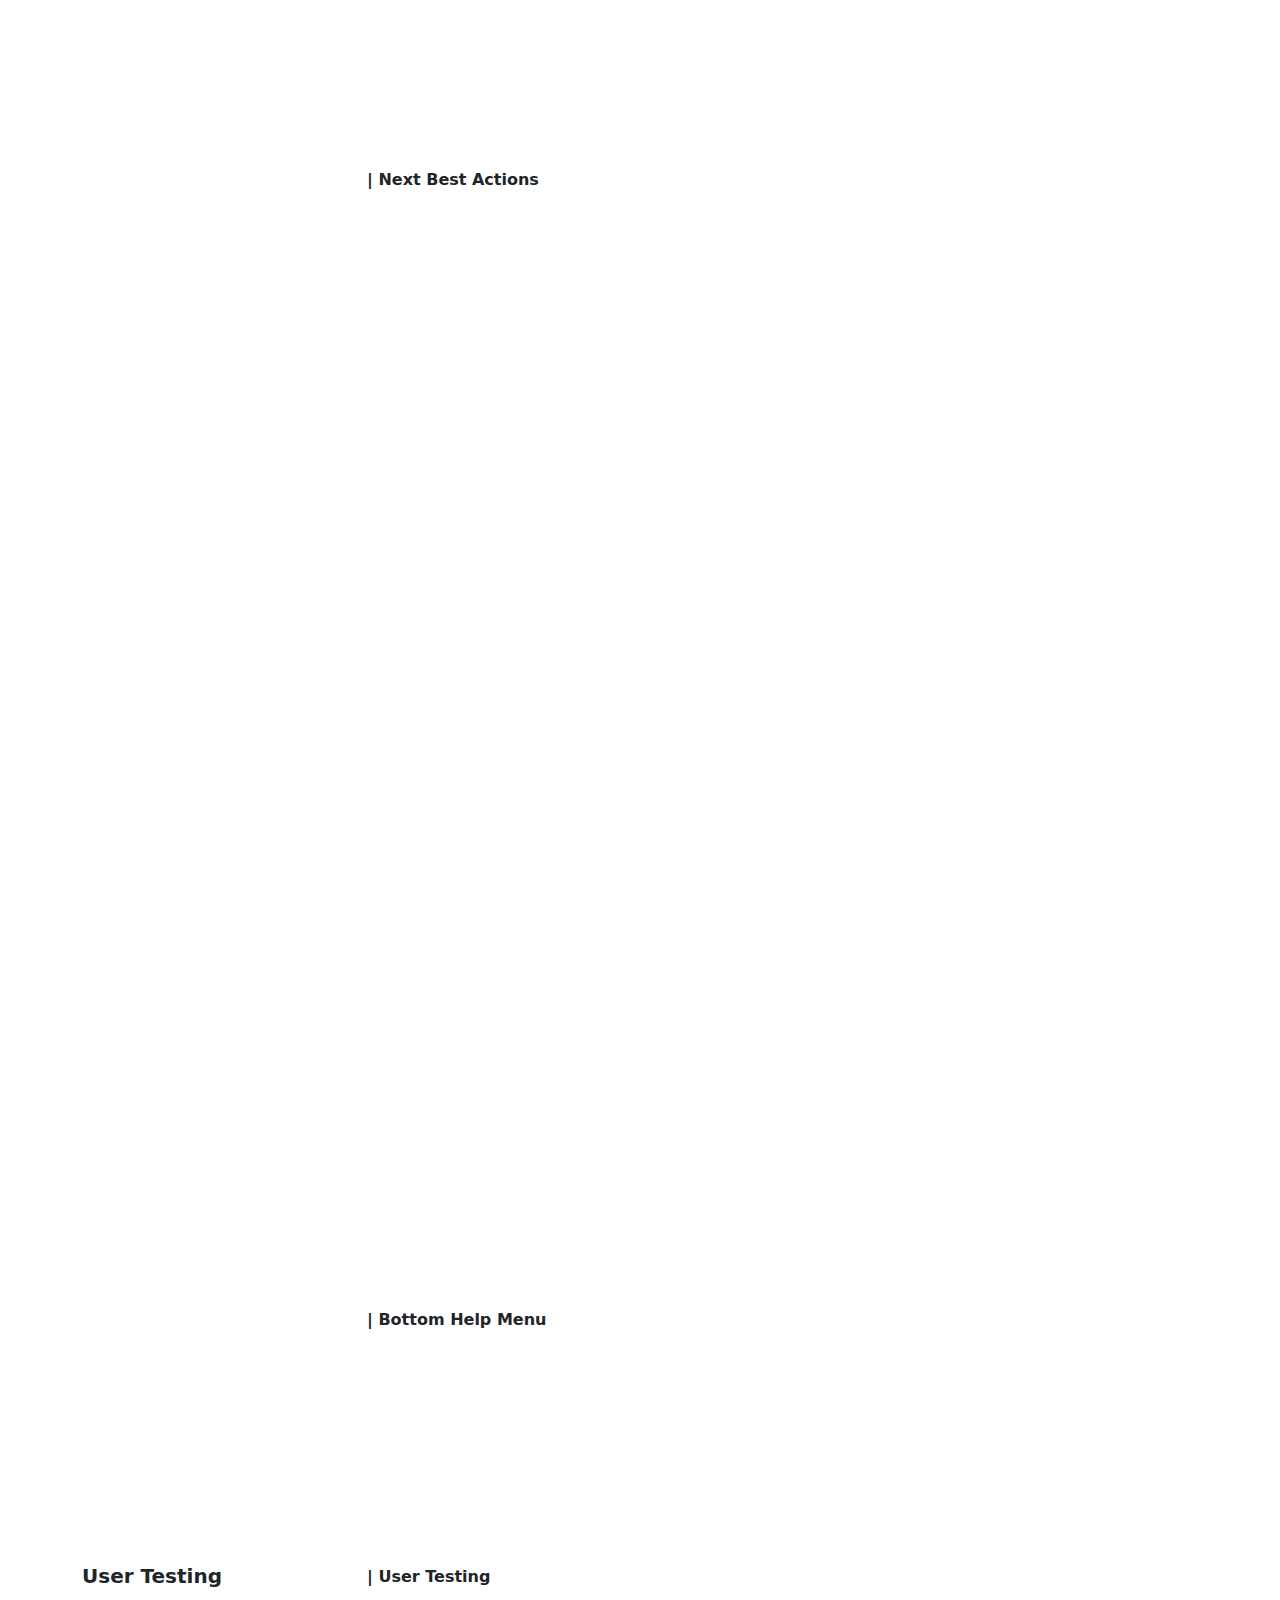
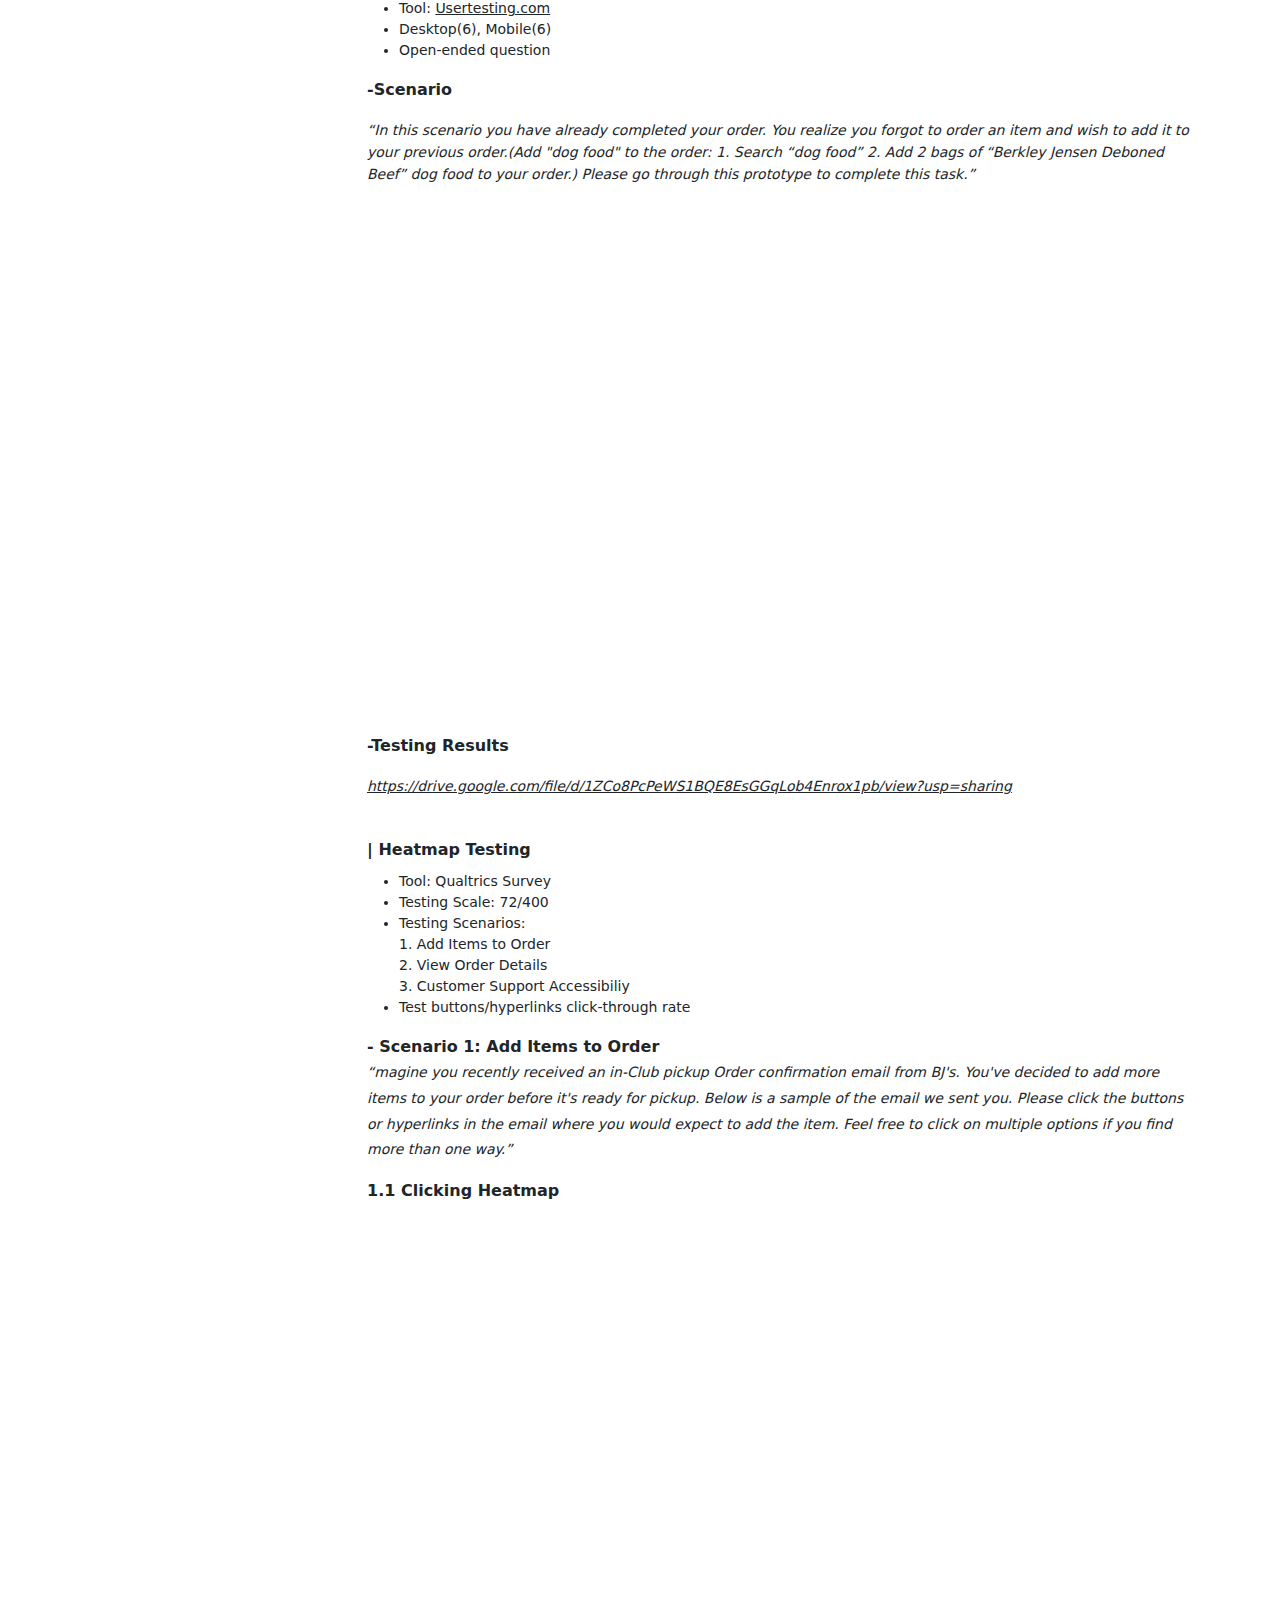
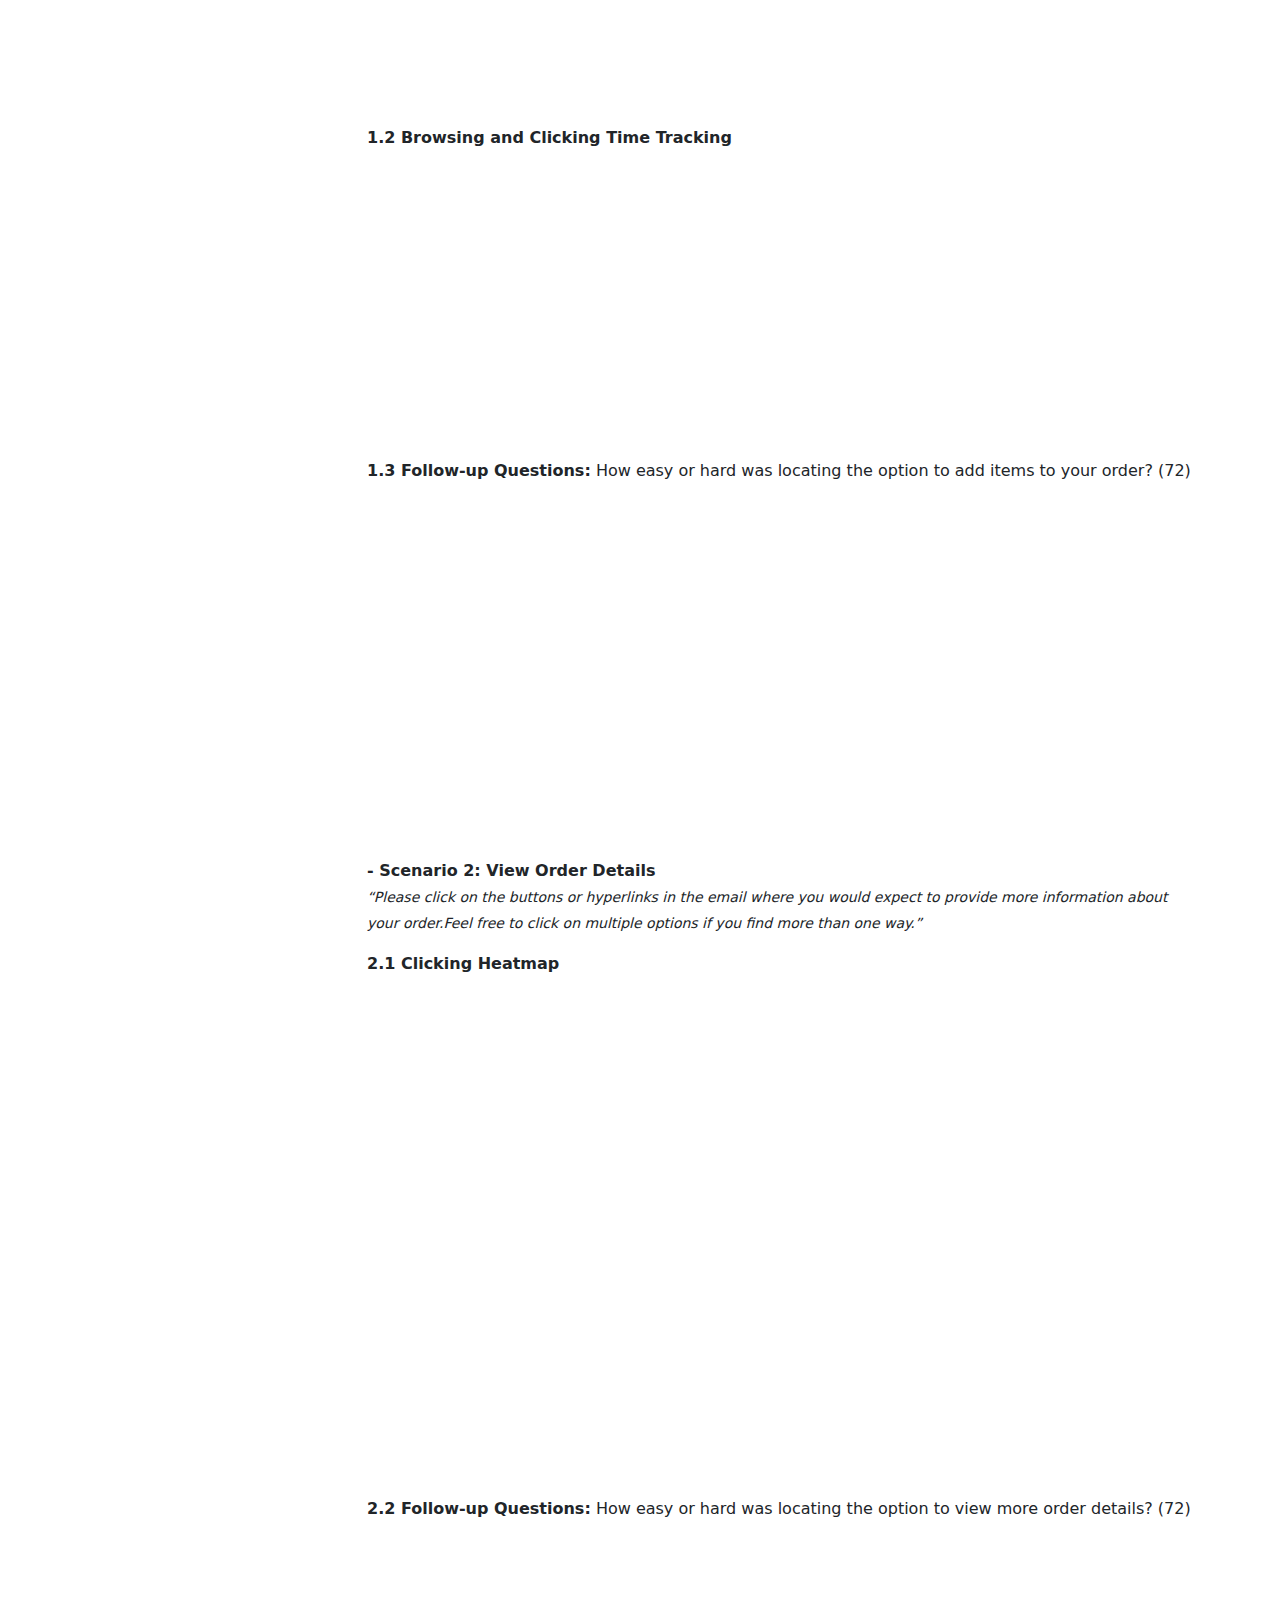
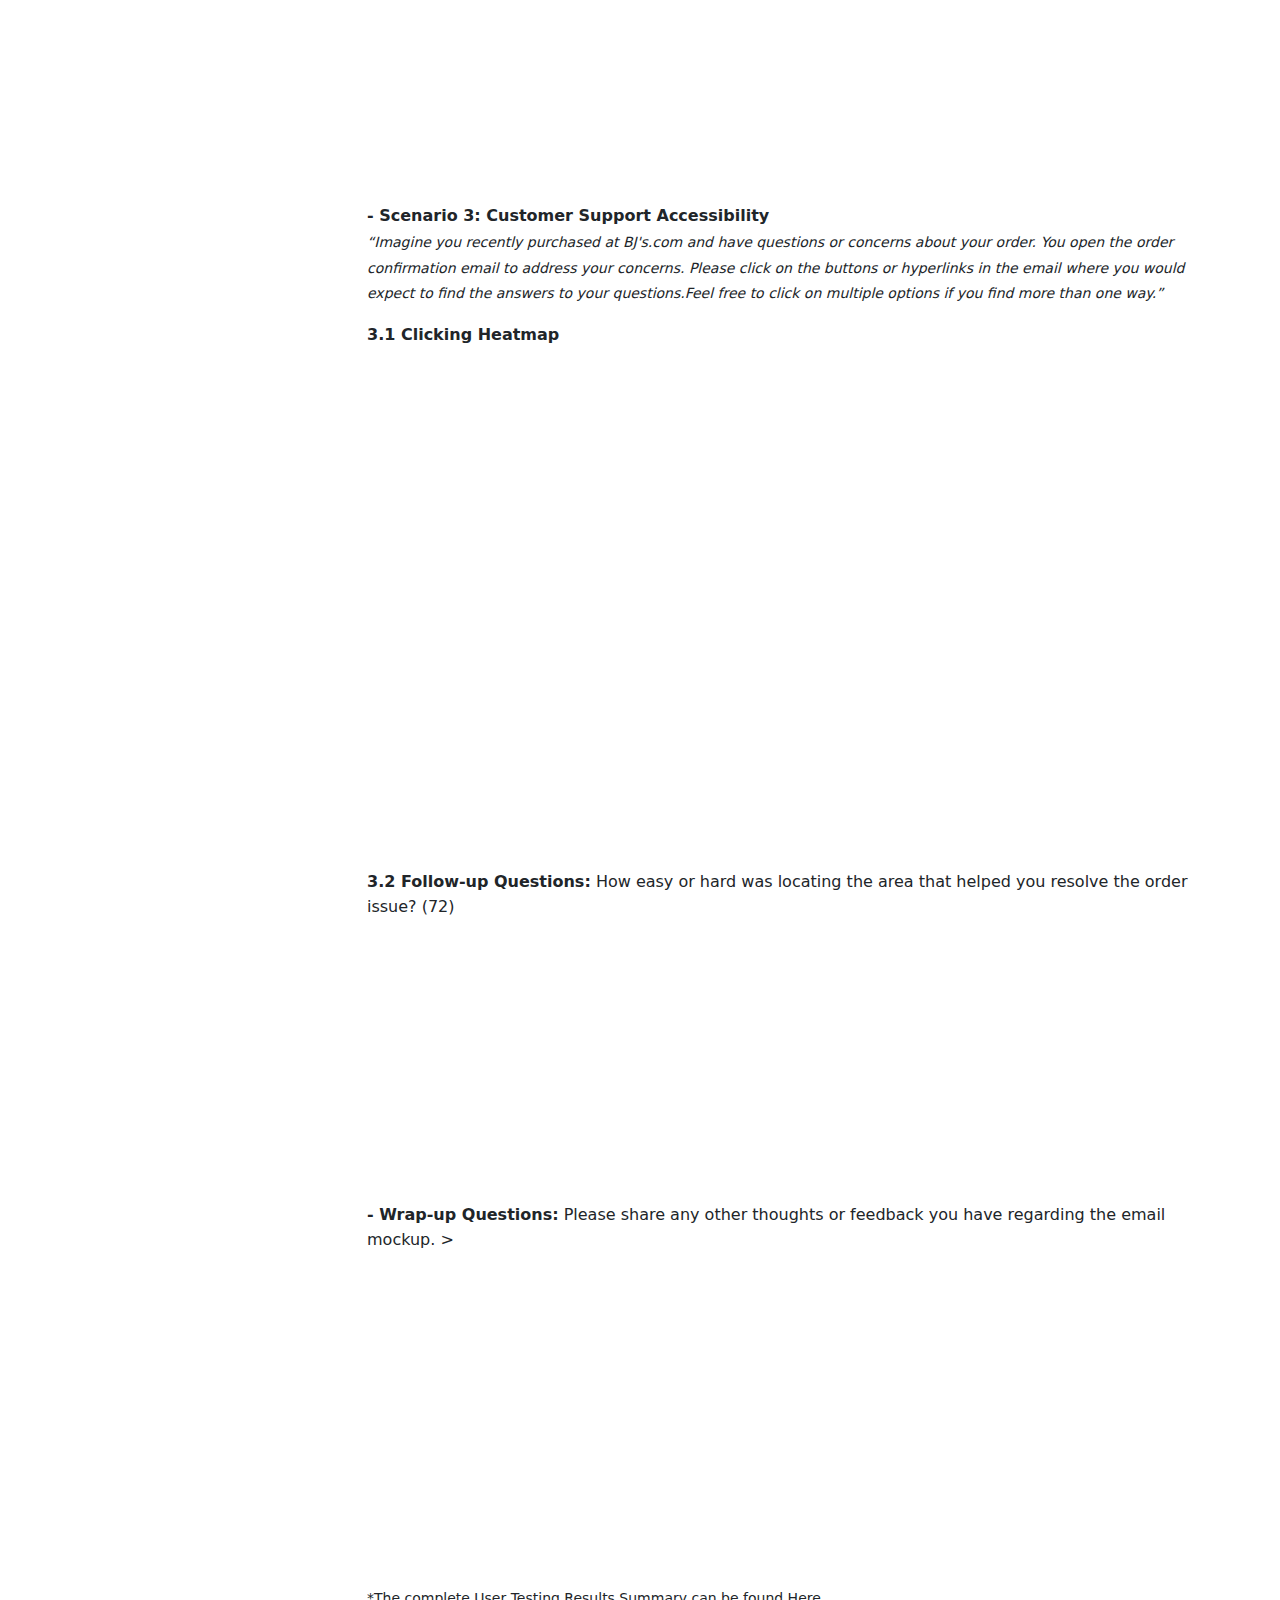
<file: communication.html>
<!DOCTYPE html>
<html lang="en">
  <head>
    <meta charset="UTF-8" />
    <meta name="viewport" content="width=device-width, initial-scale=1.0" />
    <title>BJ’s Member Communication Optimization</title>
    <link
      href="https://cdn.jsdelivr.net/npm/bootstrap@5.3.2/dist/css/bootstrap.min.css"
      rel="stylesheet"
    />
    <link
      href="https://fonts.googleapis.com/css2?family=Oswald:wght@700&display=swap"
      rel="stylesheet"
    />
    <link
      href="https://cdn.jsdelivr.net/npm/bootstrap-icons@1.10.5/font/bootstrap-icons.css"
      rel="stylesheet"
    />
    <link
      href="https://cdn.jsdelivr.net/npm/bootstrap-icons@1.10.5/font/bootstrap-icons.css"
      rel="stylesheet"
    />

    <link rel="icon" href="ASSETS/favicon.ico" type="image/x-icon" />
    <link rel="stylesheet" href="style.css" />
    <style></style>
  </head>

  <body>
    <header>
      <nav class="navbar navbar-expand-lg navbar-light">
        <div class="container px-5">
          <!-- Toggler button for mobile -->
          <button
            class="navbar-toggler"
            type="button"
            data-bs-toggle="collapse"
            data-bs-target="#navbarNav"
            aria-controls="navbarNav"
            aria-expanded="false"
            aria-label="Toggle navigation"
          >
            <span class="navbar-toggler-icon"></span>
          </button>

          <!-- Collapsible menu -->
          <div
            class="collapse navbar-collapse justify-content-end"
            id="navbarNav"
          >
            <ul class="navbar-nav d-flex align-items-center">
              <li class="nav-item">
                <a class="nav-link" href="projects.html">PROJECTS</a>
              </li>
              <li class="nav-item">
                <a class="nav-link" href="playground.html">PLAY</a>
              </li>
              <li class="nav-item">
                <a class="nav-link" href="aboutme.html">ABOUT</a>
              </li>
              <li class="nav-item">
                <a class="nav-link" href="https://google.com" target="_blank"
                  >RESUME</a
                >
              </li>

              <li class="nav-item d-flex align-items-center">
                <a class="nav-link p-0" href="index.html">
                  <img
                    src="/assets/logo.svg"
                    alt="Logo"
                    width="60"
                    height="60"
                  />
                </a>
              </li>
            </ul>
          </div>
        </div>
      </nav>
    </header>

    <!-- Hero Section -->
    <section class="hero-banner">
      <div class="container">
        <img
          src="/assets/Member Communication Optimization/cover_long.png"
          class="hero-img"
          alt="Member Communication Optimization"
        />
      </div>
    </section>

    <!-- Project Role -->
    <section class="bg-white pt-0 pb-4">
      <div class="container">
        <div class="row text-center hero-meta">
          <div class="col-md">
            <div class="meta-label">MY ROLE: UX Leader</div>
            <div class="meta-value">
              Research<br />Ideation<br />Prototyping<br />User Testing
            </div>
          </div>
          <div class="col-md">
            <div class="meta-label">Date</div>
            <div class="meta-value">
              Phase 1: Mar 2023 - Oct 2023 <br />Phase 2: Oct 2023 - Now
            </div>
          </div>
          <div class="col-md">
            <div class="meta-label">Teams</div>
            <div class="meta-value">
              UX<br />Program<br />Engineering<br />Legal
            </div>
          </div>
          <div class="col-md">
            <div class="meta-label">TOOLS</div>
            <div class="meta-value">
              Figma<br />Qualtrics<br />UserTesting<br />Adobe Campaign
            </div>
          </div>
        </div>
      </div>
    </section>

    <!-- Main Section -->
    <section class="container main-section">
      <div class="row">
        <!-- Background -->
        <div class="col-md-3">
          <h2 class="section-title">Background</h2>
        </div>
        <div class="col-md-9">
          <div class="project-body">
            <p>
              BJ's is experiencing an
              <b>increase in Member Care call volume</b> and a
              <b>decline in member satisfaction</b>. This has prompted us to
              initiate efforts to enhance BJ’s member communications.
              <br />
              <br />

              To effectively address these challenges, we have chosen to begin
              by focusing primarily on email communication, recognizing its
              significant contribution to these issues.
              <br />
              <br />

              While our initial emphasis is on email, our future steps will also
              involve addressing issues and exploring opportunities in SMS and
              push notification channels to further enhance member satisfaction.
            </p>
            <br />
            <br />
            <br />
          </div>
        </div>

        <!-- Problem Statement -->
        <div class="col-md-3">
          <h2 class="section-title">Project Overview</h2>
        </div>
        <div class="col-md-9">
          <div class="project-body">
            <p class="icon-bullet">| What</p>
            <p>
              BJ’s Members currently receive <b>transactional emails</b> that
              <b>lack clarity and accuracy</b>, causing member confusion,
              increased contact volume at member care, and reduced member
              satisfaction. Our goal is to enhance these communications for a
              better member experience.
            </p>
            <br />
            <p class="icon-bullet">| Why</p>
            <p>
              We conducted a pre-research survey and found that despite 50% of
              customers choosing email as their preferred contact channel.
              However,...
            </p>
            <img
              src="/assets/Member Communication Optimization/why.png"
              class="project-img"
              alt="Why"
            />
            <p>-Pain Points:</p>
            <img
              src="/assets/Member Communication Optimization/pain_points.png"
              class="project-img"
              alt="Pain Points"
            />
            <p>-Goals:</p>
            <img
              src="/assets/Member Communication Optimization/goals.png"
              class="project-img"
              alt="Goals"
            />
            <br />
            <p class="icon-bullet">| Who</p>
            <img
              src="/assets/Member Communication Optimization/who.png"
              class="project-img"
              alt="Who"
            />
            <br />
            <br />
            <br />
          </div>
        </div>

        <!-- Roadmap -->
        <div class="col-md-3">
          <h2 class="section-title">Road Map</h2>
        </div>
        <div class="col-md-9">
          <div class="project-body">
            <p>
              Planned approach for redesigning all touchpoints and estabilishing
              member preferences.
            </p>
            <img
              src="/assets/Member Communication Optimization/road_map.png"
              class="project-img"
              alt="Roadmap"
            />
            <br />
            <br />
            <br />
          </div>
        </div>

        <!-- Seconday Research -->
        <div class="col-md-3">
          <h2 class="section-title">Seconday Research</h2>
        </div>
        <div class="col-md-9">
          <div class="project-body">
            <p class="icon-bullet">| Competitive Research</p>
            <p>
              What are other companies doing? <br />
              What are the best practices? <br />
              Which best practices would work for BJs? <br />
            </p>
            <img
              src="/assets/Member Communication Optimization/competitve_research.jpg"
              class="project-img"
              alt="Competitve Research"
            />
            <br />
            <br />
            <p class="icon-bullet">| Baymard Guidline</p>
            <p>
              To gain a deeper understanding of best practice design guidelines,
              I conducted research using
              <a
                href="https://baymard.com"
                target="_blank"
                rel="noopener noreferrer"
                class="projectbody-link"
              >
                Baymard
              </a>
              as a resource. Here are the key findings: <br /><br />

              1. ‘Ensure all order status e-mails have highly visible paths to
              order actions and account information, and always provide expected
              arrival dates or date ranges in the order status emails’ (<a
                href="https://baymard.com/guidelines/878-paths-to-order-features-in-emails?return-url=%2Fpremium%2Fguideline-collections%2Flms2jv%2F878"
                target="_blank"
                rel="noopener noreferrer"
                class="projectbody-link"
              >
                Baymard#878 </a
              >) <br /><br />
              2. Information that should be provided in an order confirmation
              email: <br />
            </p>
            <ul class="custom-bullets">
              <li>The order number</li>
              <li>
                The estimated date or date range the items are due to arrive
              </li>
              <li>
                A shipment tracking link, or information on when users can
                expect to receive a shipment tracking email
              </li>
              <li>The items that were ordered</li>
              <li>The address the item is shipping to</li>
              <li>The total cost of the order</li>
              <li>
                The payment method(s), including any applied gift cards or
                promotional codes
              </li>
              <li>
                A link to the site where the order was placed with more order
                details
              </li>
            </ul>
            <br />
            <br />
            <br />
          </div>
        </div>

        <!-- Email Journey Map -->

        <h2 class="section-title">Email Journey Map</h2>

        <div class="project-body">
          <p>
            I also crafted an email journey map with the goal of gaining
            insights into the specific use cases that require our attention and
            enhancing the overall user experience
          </p>
          <img
            src="/assets/Member Communication Optimization/email_journey_map.jpg"
            class="project-img"
            alt="Email Journey Map"
          />
          <br />
          <br />
          <br />
        </div>

        <!-- Primary Research -->
        <div class="col-md-3">
          <h2 class="section-title">
            Stakeholders Interview/ Internal Workshop
          </h2>
        </div>
        <div class="col-md-9">
          <div class="project-body">
            <p>
              To gain a deeper understanding of user pain points, we conducted
              interviews with team members from Membership, Member Care, and
              Digital Operations. These individuals are invaluable sources of
              insights because they frequently interact with BJ’s members and
              have firsthand exposure to the feedback and concerns raised by our
              members. Here are some of their voices:
            </p>
            <!-- resize the image by 70% -->
            <img
              src="/assets/Member Communication Optimization/primary_research.png"
              class="project-img"
              alt="Primary Research"
              style="width: 70%; display: block; margin: 0 auto"
            />
            <br />
            <br />
            <br />
          </div>
        </div>

        <!-- Phase 1:Order Confirmation Email Optimization -->
        <div class="col-md-3">
          <h2 class="section-title">
            Phase 1:Order Confirmation Email Optimization
          </h2>
        </div>
        <div class="col-md-9">
          <div class="project-body">
            <p>
              We segmented the emails into four categories – 'Order Confirmation
              emails,' 'Fulfillment emails,' 'Cancellation emails,' and 'Return
              emails' – based on our analysis of the email journey map. We
              initiated the redesign with order confirmation emails due to their
              highest open rate, as BJ's members often rely on them as proof of
              purchase.
            </p>
            <br />
            <p class="icon-bullet">| Current Emails</p>
            <img
              src="/assets/Member Communication Optimization/current_emails.png"
              class="project-img"
              alt="Current Emails"
            />
            <br />
            <br />
            <br />
          </div>
        </div>

        <!-- Competitor's Content Analysis -->
        <div class="col-md-3">
          <h2 class="section-title">Competitor's Content Analysis</h2>
        </div>
        <div class="col-md-9">
          <div class="project-body">
            <img
              src="/assets/Member Communication Optimization/content_analysis.png"
              class="project-img"
              alt="Content Analysis"
            />
            <br />
            <p class="icon-bullet">| Some Findings(Order Summary)</p>
            <img
              src="/assets/Member Communication Optimization/some_findings.png"
              class="project-img"
              alt="Competitor's Content Analysis"
            />
            <p style="font-size: 14px">
              *The complete Competitor's Content Analysis Report can be found
              <a
                href="https://drive.google.com/file/d/1-v651XrUhG0_P2C4SOFGiRJgD8AD3s1L/view"
                target="_blank"
                rel="noopener noreferrer"
                class="projectbody-link"
              >
                Here
              </a>
            </p>
            <br />
            <br />
            <br />
          </div>
        </div>

        <!-- Ideation -->
        <div class="col-md-3">
          <h2 class="section-title">Ideation</h2>
        </div>
        <div class="col-md-9">
          <div class="project-body">
            <p class="icon-bullet">| Key Areas of Focus</p>
            <img
              src="/assets/Member Communication Optimization/key_areas_of_focus.png"
              class="project-img"
              alt="Key Areas of Focus"
            />
            <br />
            <br />
            <br />
          </div>
        </div>

        <!-- Brainstorming -->
        <div class="col-md-3">
          <h2 class="section-title">Brainstorming</h2>
        </div>
        <div class="col-md-9">
          <div class="project-body">
            <p class="icon-bullet">| Self-questioning</p>
            <br />
            <img
              src="/assets/Member Communication Optimization/self_questioning_1.png"
              class="project-img"
              alt="Self-questioning1"
            />
            <p>
              When brainstorming, one of the critical questions I pondered was
              whether we should include item details in our order confirmation
              emails. I observed that some of our <b>competitors</b>, such as
              Amazon, Walmart, Instacart, Kroger, Whole Foods, and Stop & Shop,
              had opted to <b>exclude item details</b> in their order
              confirmation emails. <br /><br />
              Upon closer examination, it became apparent that order
              confirmation emails
              <b>couldn't serve as complete 'receipts'</b> due to potential item
              cancellations and substitutions. From an engineering perspective,
              displaying extensive data <b>increased the risk of issues</b>.
              From a business standpoint, directing BJ’s members to the order
              history page for details had the potential to
              <b>boost revenue</b>. <br /><br />
              Consequently, we made the decision to remove item details from our
              order confirmation emails
            </p>

            <br />
            <img
              src="/assets/Member Communication Optimization/self_questioning_2.png"
              class="project-img"
              alt="self_questioning_2"
            />

            <p>
              <b>1. CTA:</b>
            </p>

            <ul class="custom-bullets">
              <li>‘View or Manage Order’ CTA</li>
              <li>‘Add Items To Order’ CTA</li>
            </ul>
            <b>2. Q&A:</b>
            <ul class="custom-bullets">
              <li>What if I forgot something?</li>
              <li>What if something is out of stock?</li>
              <li>
                How will I know when my order is on its way/ready for pickup?
              </li>
              <li>(tires)What if I need to reschedule my tire appointment?</li>
              <li>When will I be charged?</li>
              <li>Can I cancel my tire order?</li>
            </ul>
            <b>3. Your Might Also Like(Shop Deals)</b><br />
            <b>4. Help menu</b><br />
            <br />
            <br />

            <img
              src="/assets/Member Communication Optimization/self_questioning_3.png"
              class="project-img"
              alt="Self-questioning3"
            />
            <p>
              When BJ's members open the email, the first thing they see should
              be the savings on this order.
            </p>
            <br />
            <br />
            <br />
          </div>
        </div>

        <!-- Prototype -->
        <div class="col-md-3">
          <h2 class="section-title">Prototype</h2>
        </div>
        <div class="col-md-9">
          <div class="project-body">
            <p>
              Based on the Research, Ideation, and Brainstorming, I tried to
              translate the ideas into prototypes.
            </p>
            <p class="icon-bullet">| Welcome Box</p>
            <img
              src="/assets/Member Communication Optimization/prototype_1.png"
              class="project-img"
              alt="Welcome Box"
            />
            <br />
            <p class="icon-bullet">| Order Details</p>
            <img
              src="/assets/Member Communication Optimization/prototype_2.png"
              class="project-img"
              alt="Order Details"
            />
            <br />
            <p class="icon-bullet">| Next Best Actions</p>
            <img
              src="/assets/Member Communication Optimization/prototype_3.png"
              class="project-img"
              alt="Next Best Actions"
            />
            <br />
            <p class="icon-bullet">| Bottom Help Menu</p>
            <img
              src="/assets/Member Communication Optimization/prototype_4.png"
              class="project-img"
              alt="Bottom Help Menu"
            />
            <br />
            <br />
            <br />
          </div>
        </div>

        <!-- User Testing -->
        <div class="col-md-3">
          <h2 class="section-title">User Testing</h2>
        </div>
        <div class="col-md-9">
          <div class="project-body">
            <p class="icon-bullet">| User Testing</p>
            <ul class="custom-bullets">
              <li>
                Tool:
                <a
                  href="https://usertesting.com"
                  target="_blank"
                  rel="noopener noreferrer"
                  class="projectbody-link"
                  >Usertesting.com</a
                >
              </li>
              <li>Desktop(6), Mobile(6)</li>
              <li>Open-ended question</li>
            </ul>
            <p>
              <b>-Scenario</b>
            </p>
            <p style="font-size: 14px">
              <i
                >“In this scenario you have already completed your order. You
                realize you forgot to order an item and wish to add it to your
                previous order.(Add "dog food" to the order: 1. Search “dog
                food” 2. Add 2 bags of “Berkley Jensen Deboned Beef” dog food to
                your order.) Please go through this prototype to complete this
                task.”</i
              >
            </p>

            <div
              style="
                position: relative;
                padding-bottom: 56.25%;
                height: 0;
                overflow: hidden;
                max-width: 100%;
                margin: 40px 0;
              "
            >
              <iframe
                src="https://player.vimeo.com/video/908407380?title=0&amp;byline=0&amp;portrait=0&amp;badge=0&amp;autopause=0&amp;player_id=0&amp;app_id=58479"
                style="
                  position: absolute;
                  top: 0;
                  left: 0;
                  width: 100%;
                  height: 100%;
                "
                frameborder="0"
                allow="autoplay; fullscreen; picture-in-picture; clipboard-write; encrypted-media; web-share"
                referrerpolicy="strict-origin-when-cross-origin"
                title="UserTesting-4770055E"
                allowfullscreen
              ></iframe>
            </div>

            <p>
              <b>-Testing Results</b>
            </p>
            <p style="font-size: 14px">
              <a
                href="https://drive.google.com/file/d/1ZCo8PcPeWS1BQE8EsGGqLob4Enrox1pb/view?usp=sharing"
                target="_blank"
                rel="noopener noreferrer"
                class="projectbody-link"
                ><i
                  >https://drive.google.com/file/d/1ZCo8PcPeWS1BQE8EsGGqLob4Enrox1pb/view?usp=sharing</i
                ></a
              >
            </p>
            <br />
            <p class="icon-bullet">| Heatmap Testing</p>
            <ul class="custom-bullets">
              <li>Tool: Qualtrics Survey</li>
              <li>Testing Scale: 72/400</li>
              <li>
                Testing Scenarios:
                <br />
                1. Add Items to Order <br />
                2. View Order Details <br />
                3. Customer Support Accessibiliy <br />
              </li>
              <li>Test buttons/hyperlinks click-through rate</li>
            </ul>

            <p>
              <b>- Scenario 1: Add Items to Order</b><br />
              <i style="font-size: 14px"
                >“magine you recently received an in-Club pickup Order
                confirmation email from BJ's. You've decided to add more items
                to your order before it's ready for pickup. Below is a sample of
                the email we sent you. Please click the buttons or hyperlinks in
                the email where you would expect to add the item. Feel free to
                click on multiple options if you find more than one way.”</i
              >
            </p>
            <p>
              <b>1.1 Clicking Heatmap</b>
            </p>
            <img
              src="/assets/Member Communication Optimization/heatmap_1.png"
              class="project-img"
              alt="1.1 Clicking Heatmap"
            />
            <p>
              <b>1.2 Browsing and Clicking Time Tracking</b>
            </p>
            <img
              src="/assets/Member Communication Optimization/clicking_time_1.png"
              class="project-img"
              alt="1.2 Browsing and Clicking Time Tracking"
            />
            <p>
              <b> 1.3 Follow-up Questions:</b> How easy or hard was locating the
              option to add items to your order? (72)
            </p>
            <img
              src="/assets/Member Communication Optimization/followup_question_1.png"
              class="project-img"
              alt="1.3 Follow-up Questions"
            />
            <br />

            <p>
              <b>- Scenario 2: View Order Details</b><br />
              <i style="font-size: 14px"
                >“Please click on the buttons or hyperlinks in the email where
                you would expect to provide more information about your
                order.Feel free to click on multiple options if you find more
                than one way.”</i
              >
            </p>
            <p>
              <b>2.1 Clicking Heatmap</b>
            </p>
            <img
              src="/assets/Member Communication Optimization/heatmap_2.png"
              class="project-img"
              alt="2.1 Clicking Heatmap"
            />
            <p>
              <b> 2.2 Follow-up Questions:</b> How easy or hard was locating the
              option to view more order details? (72)
            </p>
            <img
              src="/assets/Member Communication Optimization/followup_question_2.png"
              class="project-img"
              alt="2.2 Follow-up Questions"
            />

            <p>
              <b>- Scenario 3: Customer Support Accessibility</b><br />
              <i style="font-size: 14px"
                >“Imagine you recently purchased at BJ's.com and have questions
                or concerns about your order. You open the order confirmation
                email to address your concerns. Please click on the buttons or
                hyperlinks in the email where you would expect to find the
                answers to your questions.Feel free to click on multiple options
                if you find more than one way.”</i
              >
            </p>
            <p>
              <b>3.1 Clicking Heatmap</b>
            </p>
            <img
              src="/assets/Member Communication Optimization/heatmap_3.png"
              class="project-img"
              alt="3.1 Clicking Heatmap"
            />
            <p>
              <b> 3.2 Follow-up Questions:</b> How easy or hard was locating the
              area that helped you resolve the order issue? (72)
            </p>
            <img
              src="/assets/Member Communication Optimization/followup_question_3.png"
              class="project-img"
              alt="3.2 Follow-up Questions"
            />

            <p>
              <b>- Wrap-up Questions:</b> Please share any other thoughts or
              feedback you have regarding the email mockup. >
            </p>
            <img
              src="/assets/Member Communication Optimization/wrapup_question.png"
              class="project-img"
              alt="Wrap-up Questions"
            />

            <p style="font-size: 14px">
              *The complete User Testing Results Summary can be found
              <a
                href="https://drive.google.com/file/d/1ZCo8PcPeWS1BQE8EsGGqLob4Enrox1pb/view"
                target="_blank"
                rel="noopener noreferrer"
                class="projectbody-link"
              >
                Here
              </a>

              <br />
              <br />
              <br />
              <br />
            </p>
          </div>
        </div>

        <!-- High-fidelity Prototype-->
        <div class="col-md-3">
          <h2 class="section-title">High-fidelity Prototype</h2>
        </div>
        <div class="col-md-9">
          <div class="project-body">
            <img
              src="/assets/Member Communication Optimization/hifi_prototype.png"
              class="project-img"
              alt="High-fidelity Prototype"
            />
            <br />
            <br />
            <br />
          </div>
        </div>

        <!-- Pilot Release -->
        <div class="col-md-3">
          <h2 class="section-title">Pilot Release</h2>
        </div>
        <div class="col-md-9">
          <div class="project-body">
            <p>
              In order to better verify the design updates and make last-minute
              iterations, we conducted a pilot release testing on
              <b>10% of the total orders</b>. The pilot club release testing was
              scheduled for two weeks. After that, we would proceed with the
              full-chain release, assuming no issues arose.
            </p>
            <img
              src="/assets/Member Communication Optimization/pilot_release.png"
              class="project-img"
              alt="Pilot Release"
            />
            <br />
            <br />
            <br />
          </div>
        </div>

        <!-- Post-release:Embed Survey -->
        <div class="col-md-3">
          <h2 class="section-title">Post-release: Embed Survey</h2>
        </div>
        <div class="col-md-9">
          <div class="project-body">
            <p>
              To better capture member feedback to help us iterate regarding the
              new order confirmation email template, we added a quick survey box
              in the email for real-time feedback from BJ's members.
            </p>
            <img
              src="/assets/Member Communication Optimization/survey_box.png"
              class="project-img"
              alt="Primary Research"
              style="width: 50%; display: block; margin: 0 auto"
            />
            <br />
            <p class="icon-bullet">| Survey Results (09/27/23 - 10/24/23)</p>
            <img
              src="/assets/Member Communication Optimization/survey_results.png"
              class="project-img"
              alt="Survey Results"
            />
            <br />
            <br />
            <br />
          </div>
        </div>

        <!-- Post-Release:Key Wins -->
        <div class="col-md-3">
          <h2 class="section-title">Post-Release:Key Wins</h2>
        </div>
        <div class="col-md-9">
          <div class="project-body">
            <p class="icon-bullet">| Order Confirmation Call Volume</p>
            <p>
              Since its launch in October, the Order Confirmation email
              improvements have effectively addressed member pain points,
              leading to a <b>27.7% year-over-year reduction</b> in order
              confirmation calls as a percentage of the total post-purchase call
              volume.
            </p>
            <img
              src="/assets/Member Communication Optimization/key_wins.png"
              class="project-img"
              alt="Post-Release:Key Wins"
              style="width: 80%; display: block; margin: 0 auto"
            />
            <br />
            <p class="icon-bullet">| Click-Through Rate(CTR)</p>
            <p>
              Apart from a sharp decrease in Order Confirmation Call Volume, the
              post-changes Click-Through Rate(CTR)
              <b>increased by 14 percentage points(pp)</b>, going from
              <b>1.7% to 16.1%</b>.📈
            </p>
            <img
              src="/assets/Member Communication Optimization/ctr.png"
              class="project-img"
              alt="Click-Through Rate(CTR)"
            />

            <br />
            <br />
            <br />
          </div>
        </div>

        <!-- Next Steps -->
        <div class="col-md-3">
          <h2 class="section-title">Next Steps</h2>
        </div>
        <div class="col-md-9">
          <div class="project-body">
            <img
              src="/assets/Member Communication Optimization/next_steps.png"
              class="project-img"
              alt="Take Away"
            />
            <br />
            <br />
            <br />
            <br />
          </div>
        </div>

        <!-- Take Away -->
        <div class="col-md-3">
          <h2 class="section-title">Take Away</h2>
        </div>
        <div class="col-md-9">
          <div class="project-body">
            <img
              src="/assets/Member Communication Optimization/take_away.png"
              class="project-img"
              alt="Take Away"
            />
            <br />
            <br />
            <br />
          </div>
        </div>
      </div>
    </section>

    <!-- Bottom Menu -->
    <!-- Navigation links above the line -->

    <div
      class="container-fluid bottomnav-links d-flex justify-content-between align-items-center"
    >
      <a href="#top" class="left-link" onclick="scrollToTop()"
        >↑ Back to the top</a
      >
      <a href="https://google.com" target="_blank" class="right-link">Next →</a>
    </div>

    <!-- Bottom project menu -->

    <div class="container-fluid bottom-menu">
      <div class="row text-center">
        <div class="col-12 col-md-3 col-lg-1-5 mb-2">
          <a href="postorder.html" class="bottomproject-link"
            >Post Order Item Addition</a
          >
        </div>

        <div class="col-12 col-md-3 col-lg-1-5 mb-2">
          <a href="mosaic.html" class="bottomproject-link">Mosaic</a>
        </div>

        <div class="col-12 col-md-3 col-lg-1-5 mb-2">
          <a
            href="communication.html"
            class="bottomproject-link"
            style="color: #212529"
            ><b>BJ’s Member Communication Optimization</b></a
          >
        </div>

        <div class="col-12 col-md-3 col-lg-1-5 mb-2">
          <a href="greentogo.html" class="bottomproject-link">Green To-Go</a>
        </div>

        <div class="col-12 col-md-3 col-lg-1-5 mb-2">
          <a href="cubitac.html" class="bottomproject-link">Cubitac</a>
        </div>

        <div class="col-12 col-md-3 col-lg-1-5 mb-2">
          <a href="janus.html" class="bottomproject-link">Janus</a>
        </div>

        <div class="col-12 col-md-3 col-lg-1-5 mb-2">
          <a href="worklink.html" class="bottomproject-link">NYU Worklink</a>
        </div>

        <div class="col-12 col-md-3 col-lg-1-5 mb-2">
          <a href="embike.html" class="bottomproject-link">Embike</a>
        </div>
      </div>
    </div>

    <!-- Footer -->
    <footer class="text-center py-4">
      <div class="social-links">
        <a
          href="https://www.linkedin.com/in/uxwayne/"
          aria-label="LinkedIn"
          target="_blank"
          rel="noopener noreferrer"
          style="font-size: 18px"
          ><i class="bi bi-linkedin"></i
        ></a>
        <a
          href="https://github.com/requiemleaf"
          aria-label="Github"
          target="_blank"
          rel="noopener noreferrer"
          style="font-size: 18px"
          ><i class="bi bi-github"></i
        ></a>
        <a
          href="mailto:wayne11373@gmail.com"
          class="text-decoration-none"
          aria-label="Email"
          style="font-size: 18px"
        >
          <i class="bi bi-envelope-fill"></i>
        </a>
      </div>
      <p class="mt-3 small" style="color: #7a7a7a">
        © 2025 Designed & Coded by Zhenwen(Wayne) Zhang
      </p>
    </footer>

    <script src="https://cdn.jsdelivr.net/npm/bootstrap@5.3.0/dist/js/bootstrap.bundle.min.js"></script>
    <script src="scroll-reveal.js"></script>
    <!-- Scroll to top script -->
    <script>
      function scrollToTop() {
        window.scrollTo({ top: 0, behavior: "smooth" });
      }
    </script>
  </body>
</html>
</file>
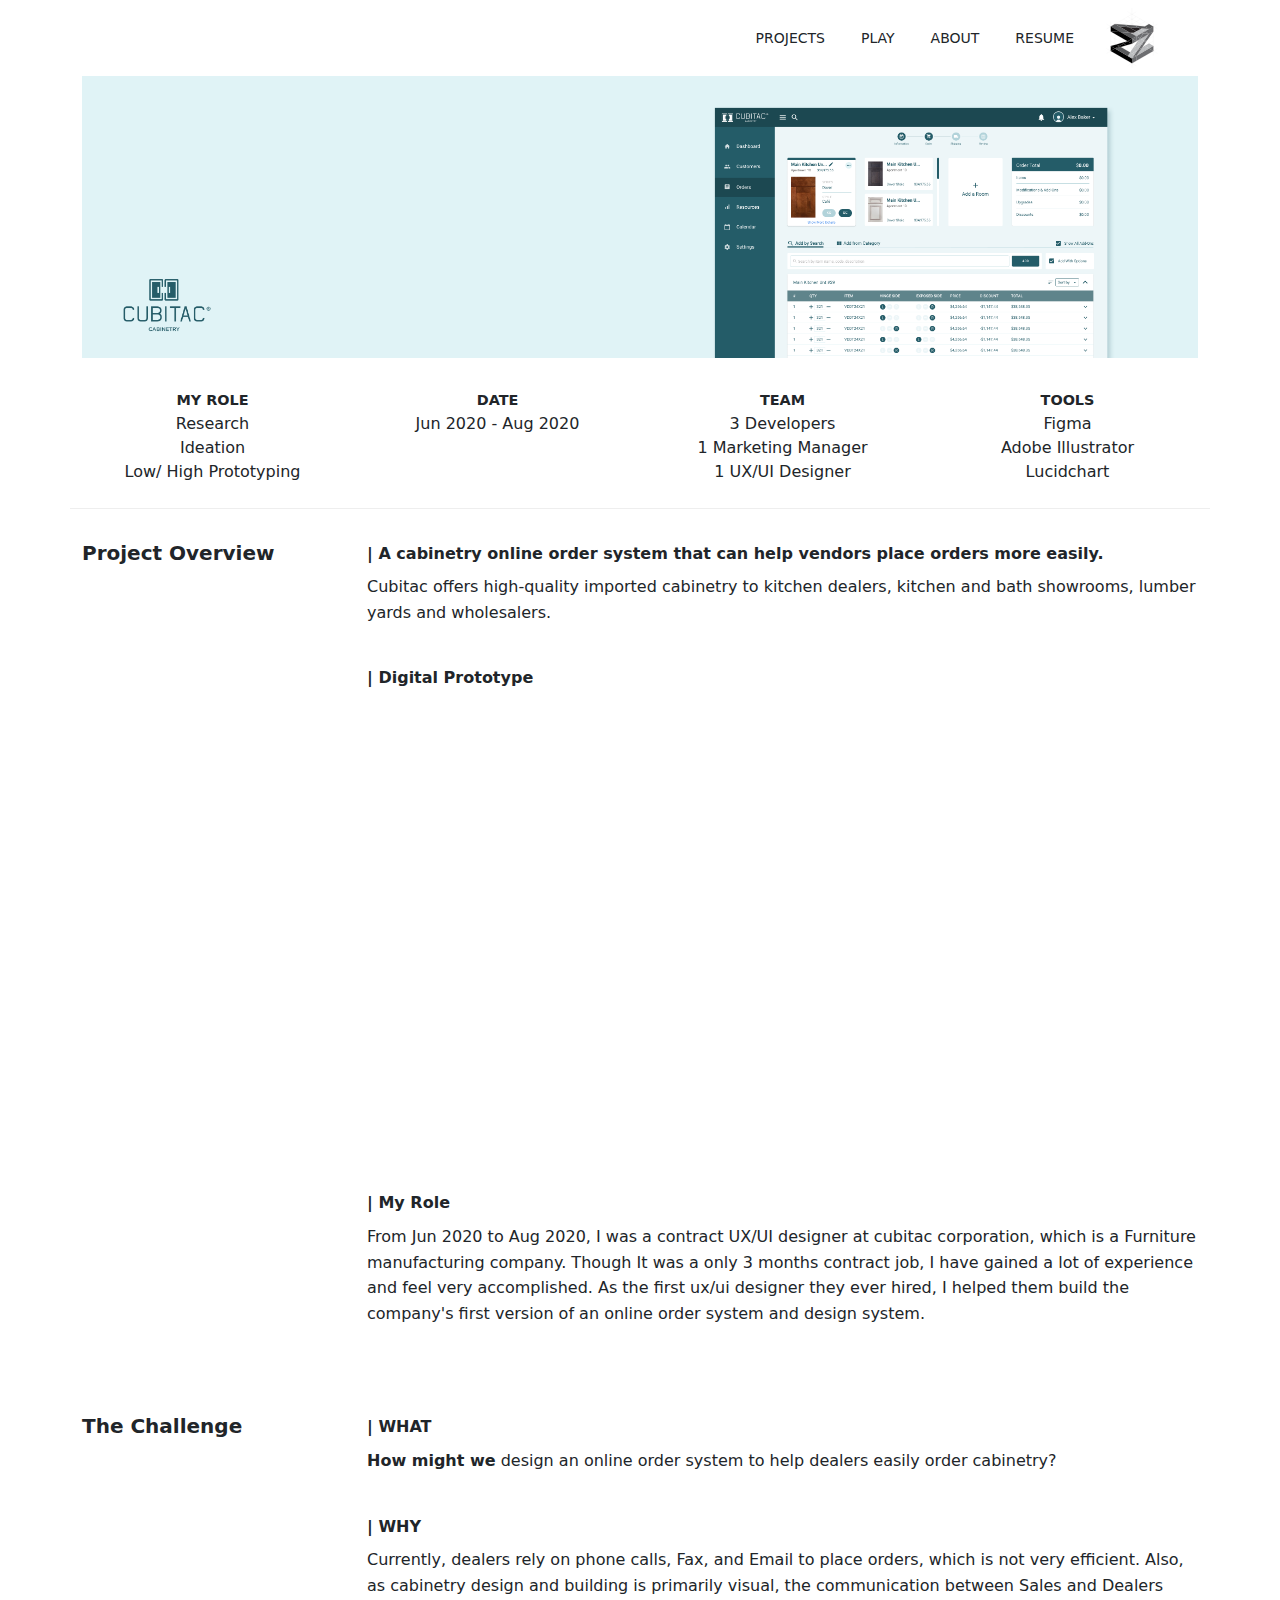
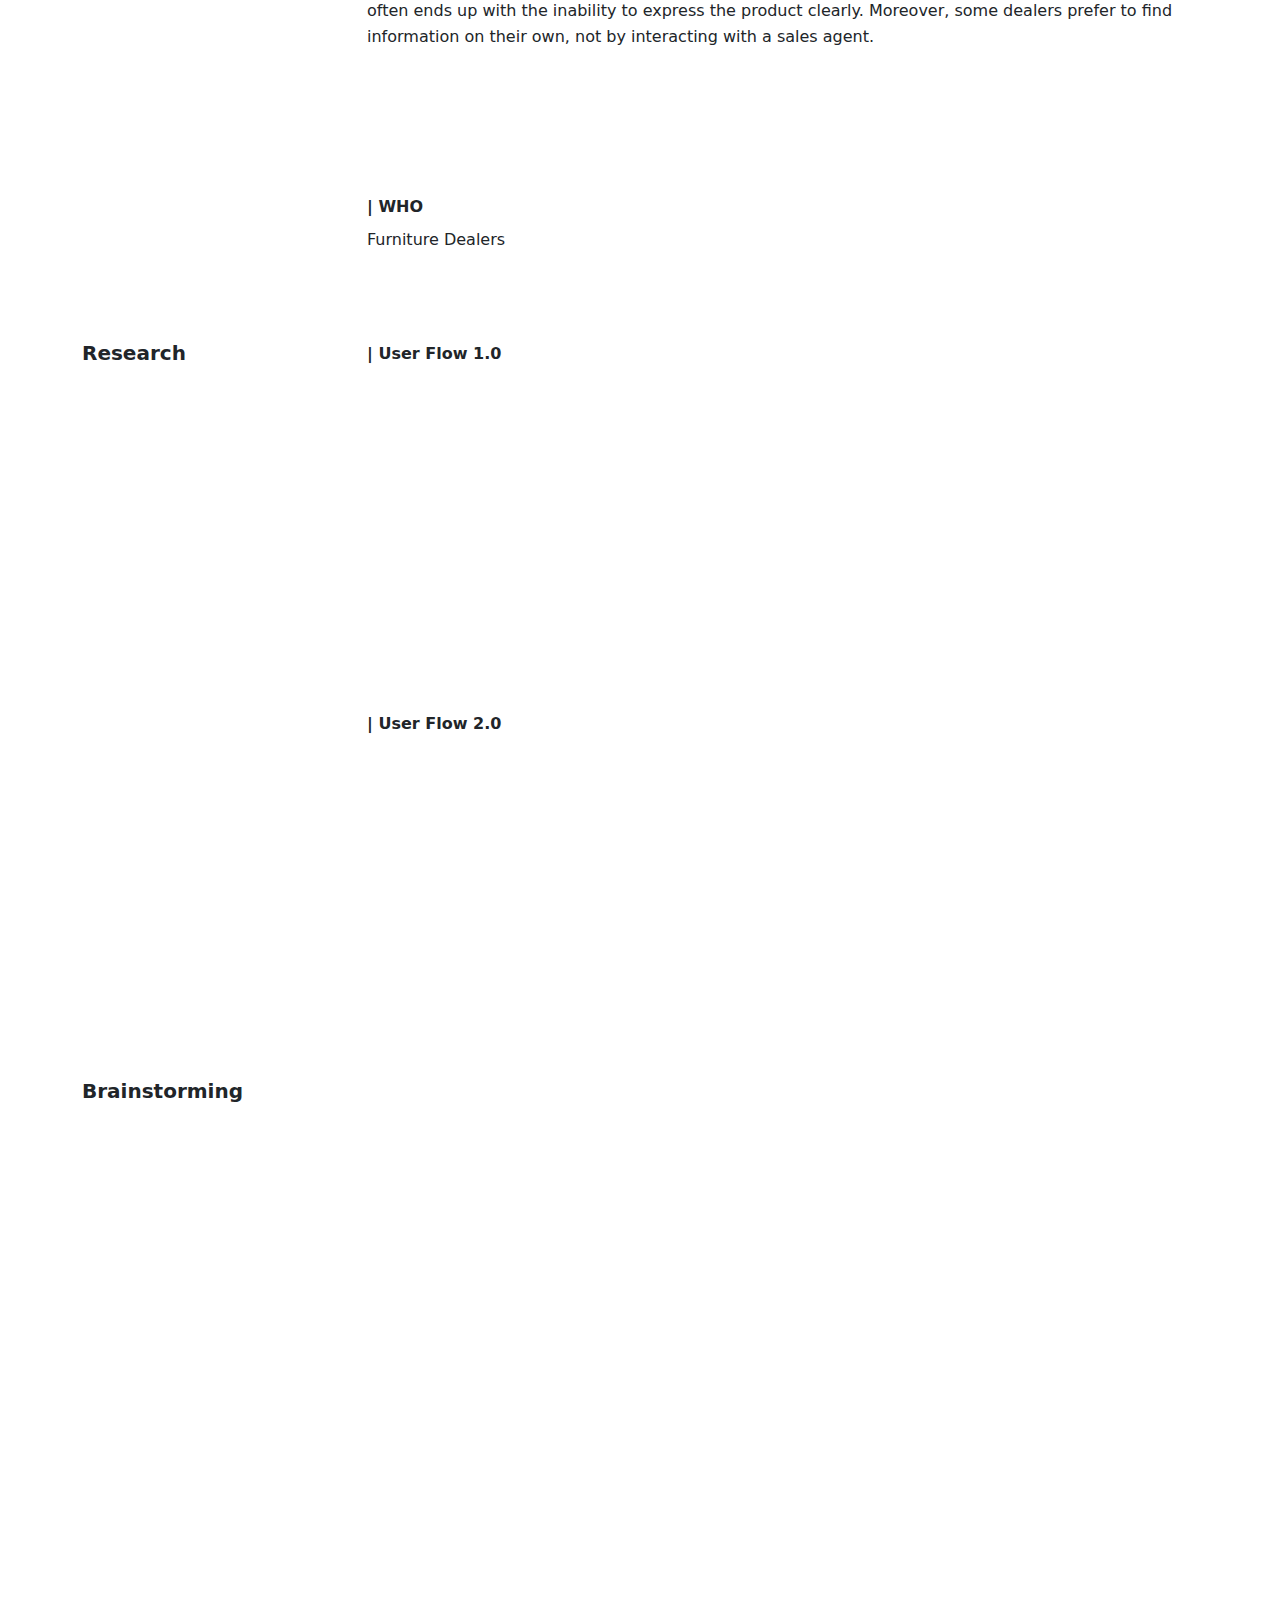
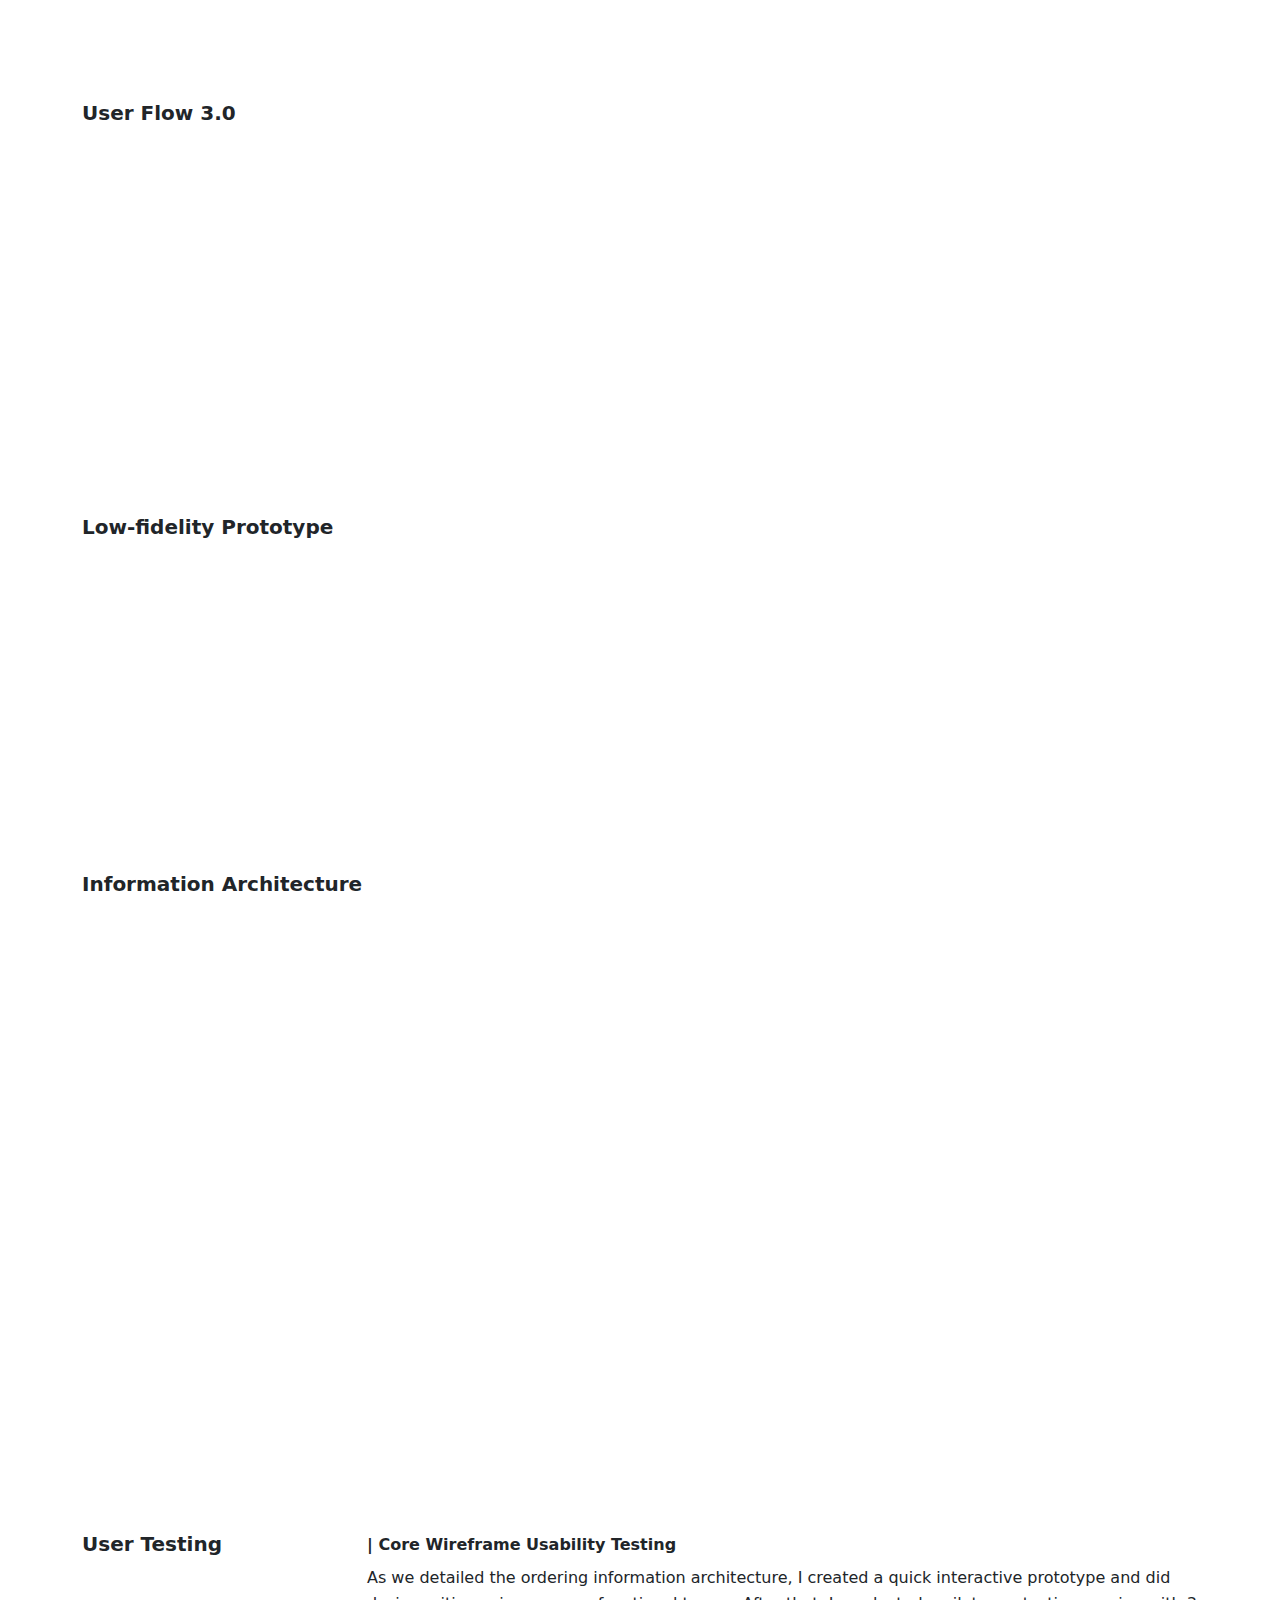
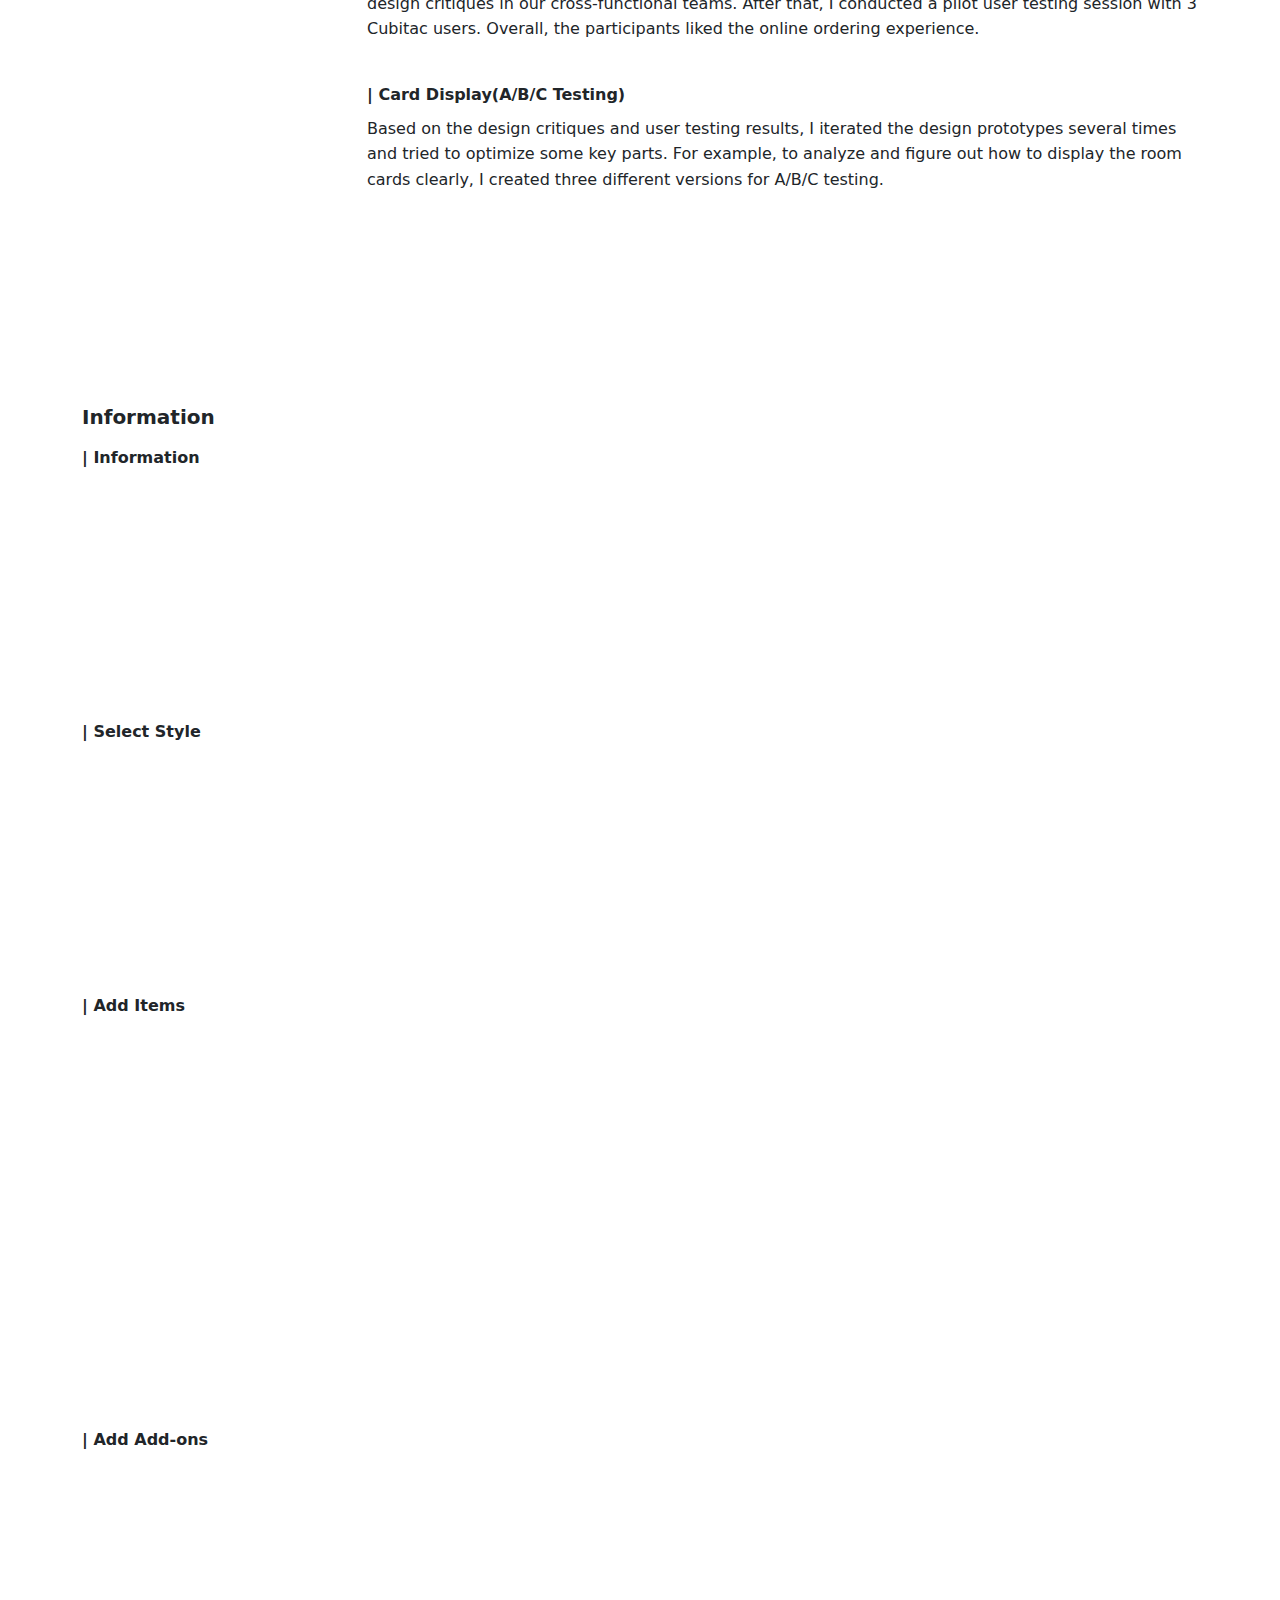
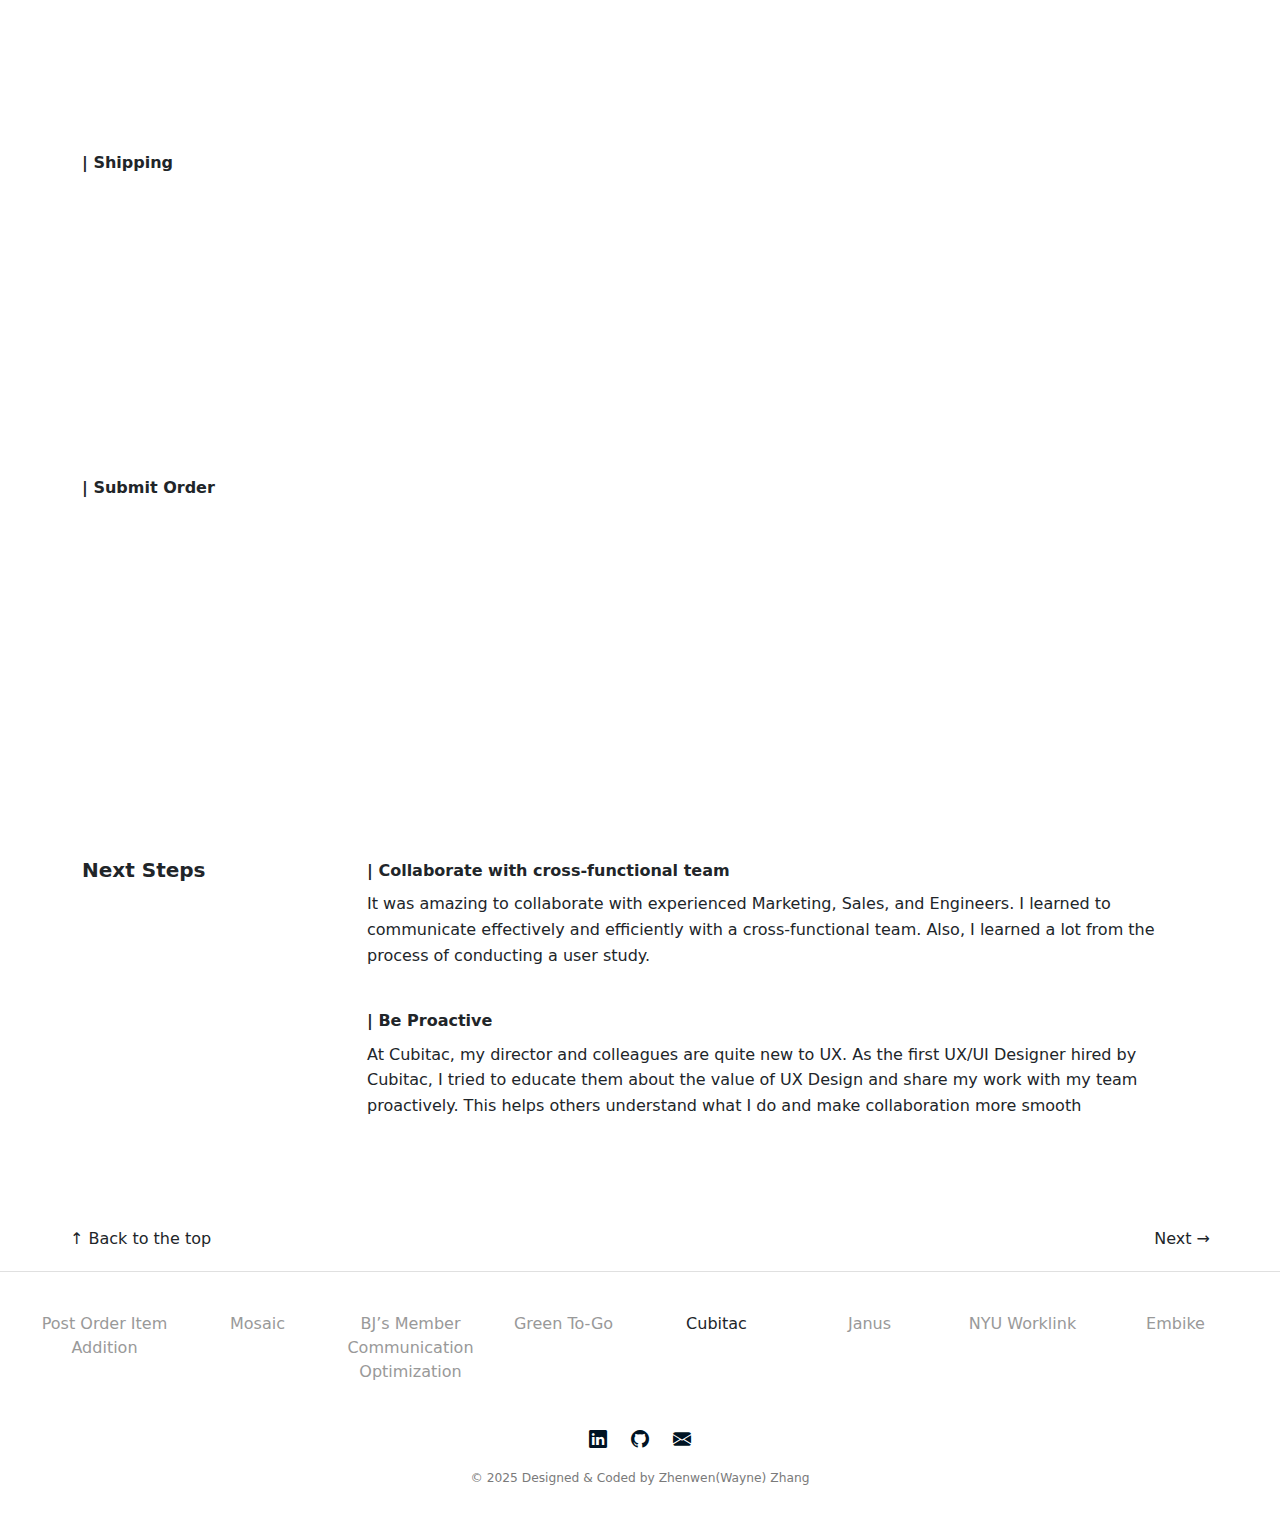
<file: cubitac.html>
<!DOCTYPE html>
<html lang="en">
  <head>
    <meta charset="UTF-8" />
    <meta name="viewport" content="width=device-width, initial-scale=1.0" />
    <title>Cubitac</title>
    <link
      href="https://cdn.jsdelivr.net/npm/bootstrap@5.3.2/dist/css/bootstrap.min.css"
      rel="stylesheet"
    />
    <link
      href="https://fonts.googleapis.com/css2?family=Oswald:wght@700&display=swap"
      rel="stylesheet"
    />
    <link
      href="https://cdn.jsdelivr.net/npm/bootstrap-icons@1.10.5/font/bootstrap-icons.css"
      rel="stylesheet"
    />
    <link
      href="https://cdn.jsdelivr.net/npm/bootstrap-icons@1.10.5/font/bootstrap-icons.css"
      rel="stylesheet"
    />

    <link rel="icon" href="ASSETS/favicon.ico" type="image/x-icon" />
    <link rel="stylesheet" href="style.css" />
    <style></style>
  </head>

  <body>
    <header>
      <nav class="navbar navbar-expand-lg navbar-light">
        <div class="container px-5">
          <!-- Toggler button for mobile -->
          <button
            class="navbar-toggler"
            type="button"
            data-bs-toggle="collapse"
            data-bs-target="#navbarNav"
            aria-controls="navbarNav"
            aria-expanded="false"
            aria-label="Toggle navigation"
          >
            <span class="navbar-toggler-icon"></span>
          </button>

          <!-- Collapsible menu -->
          <div
            class="collapse navbar-collapse justify-content-end"
            id="navbarNav"
          >
            <ul class="navbar-nav d-flex align-items-center">
              <li class="nav-item">
                <a class="nav-link" href="projects.html">PROJECTS</a>
              </li>
              <li class="nav-item">
                <a class="nav-link" href="playground.html">PLAY</a>
              </li>
              <li class="nav-item">
                <a class="nav-link" href="aboutme.html">ABOUT</a>
              </li>
              <li class="nav-item">
                <a
                  class="nav-link"
                  href="https://drive.google.com/file/d/1EZ1WCjLxjwkig_V0xg7froXCYlXM40cn/view?usp=sharing"
                  target="_blank"
                  >RESUME</a
                >
              </li>

              <li class="nav-item d-flex align-items-center">
                <a class="nav-link p-0" href="index.html">
                  <img
                    src="/assets/logo.svg"
                    alt="Logo"
                    width="60"
                    height="60"
                  />
                </a>
              </li>
            </ul>
          </div>
        </div>
      </nav>
    </header>

    <!-- Hero Section -->
    <section class="hero-banner">
      <div class="container">
        <img
          src="/assets/Cubitac/cover_long.png"
          class="hero-img"
          alt="Cubitac"
        />
      </div>
    </section>

    <!-- Project Role -->
    <section class="bg-white pt-0 pb-4">
      <div class="container">
        <div class="row text-center hero-meta">
          <div class="col-md">
            <div class="meta-label">MY ROLE</div>
            <div class="meta-value">
              Research<br />Ideation<br />Low/ High Prototyping
            </div>
          </div>
          <div class="col-md">
            <div class="meta-label">DATE</div>
            <div class="meta-value">Jun 2020 - Aug 2020</div>
          </div>
          <div class="col-md">
            <div class="meta-label">TEAM</div>
            <div class="meta-value">
              3 Developers<br />1 Marketing Manager<br />1 UX/UI Designer
            </div>
          </div>
          <div class="col-md">
            <div class="meta-label">TOOLS</div>
            <div class="meta-value">
              Figma <br />Adobe Illustrator <br />Lucidchart
            </div>
          </div>
        </div>
      </div>
    </section>

    <!-- Project Overview -->
    <section class="container main-section">
      <div class="row">
        <!-- Overview -->
        <div class="col-md-3">
          <h2 class="section-title">Project Overview</h2>
        </div>
        <div class="col-md-9">
          <div class="project-body">
            <p class="icon-bullet">
              | A cabinetry online order system that can help vendors place
              orders more easily.
            </p>
            <p>
              Cubitac offers high-quality imported cabinetry to kitchen dealers,
              kitchen and bath showrooms, lumber yards and wholesalers.
            </p>
            <br />
            <p class="icon-bullet">| Digital Prototype</p>
            <div
              style="
                position: relative;
                padding-bottom: 56.25%;
                height: 0;
                overflow: hidden;
                max-width: 100%;
                margin: 0;
              "
            >
              <iframe
                src="https://www.figma.com/embed?embed_host=share&amp;url=https%3A%2F%2Fwww.figma.com%2Fproto%2FL35ojpUkjZY0JjsDFTZBSz%2FCubitac%3Fpage-id%3D4%253A5%26node-id%3D4%253A5%26viewport%3D391%252C48%252C0.04%26scaling%3Dscale-down%26starting-point-node-id%3D5905%253A60252"
                style="
                  position: absolute;
                  top: 0;
                  left: 0;
                  width: 100%;
                  height: 600px;
                "
                frameborder="0"
                allow="autoplay; fullscreen; picture-in-picture; clipboard-write; encrypted-media; web-share"
                referrerpolicy="strict-origin-when-cross-origin"
                title="Clickable Prototype"
              ></iframe>
            </div>
            <br />
            <p class="icon-bullet">| My Role</p>
            <p>
              From Jun 2020 to Aug 2020, I was a contract UX/UI designer at
              cubitac corporation, which is a Furniture manufacturing company.
              Though It was a only 3 months contract job, I have gained a lot of
              experience and feel very accomplished. As the first ux/ui designer
              they ever hired, I helped them build the company's first version
              of an online order system and design system.
            </p>
            <br />
            <br />
            <br />
          </div>
        </div>

        <!-- The Challenge -->
        <div class="col-md-3">
          <h2 class="section-title">The Challenge</h2>
        </div>
        <div class="col-md-9">
          <div class="project-body">
            <p class="icon-bullet">| WHAT</p>
            <p>
              <b>How might we</b> design an online order system to help dealers
              easily order cabinetry?
            </p>
            <br />
            <p class="icon-bullet">| WHY</p>
            <p>
              Currently, dealers rely on phone calls, Fax, and Email to place
              orders, which is not very efficient. Also, as cabinetry design and
              building is primarily visual, the communication between Sales and
              Dealers often ends up with the inability to express the product
              clearly. Moreover, some dealers prefer to find information on
              their own, not by interacting with a sales agent.
            </p>
            <img src="/assets/Cubitac/why.png" class="project-img" alt="Why" />
            <br />
            <p class="icon-bullet">| WHO</p>
            <p>Furniture Dealers</p>
            <br />
            <br />
            <br />
          </div>
        </div>

        <!-- Research -->
        <div class="col-md-3">
          <h2 class="section-title">Research</h2>
        </div>
        <div class="col-md-9">
          <div class="project-body">
            <p class="icon-bullet">| User Flow 1.0</p>
            <img
              src="/assets/Cubitac/user_flow1.png"
              class="project-img"
              alt="| User Flow 1.0"
            />
            <br />
            <p class="icon-bullet">| User Flow 2.0</p>
            <img
              src="/assets/Cubitac/user_flow2.png"
              class="project-img"
              alt="| User Flow 2.0"
            />
            <br />
            <br />
            <br />
          </div>
        </div>

        <!-- Brainstorming -->
        <div class="col-md-3">
          <h2 class="section-title">Brainstorming</h2>
        </div>
        <div class="col-md-9">
          <div class="project-body">
            <img
              src="/assets/Cubitac/brainstorming.png"
              class="project-img"
              alt="Brainstorming"
            />
            <br />
            <br />
            <br />
          </div>
        </div>

        <!-- User Flow 3.0 -->
        <div class="col-md-3">
          <h2 class="section-title">User Flow 3.0</h2>
        </div>
        <div class="col-md-9">
          <div class="project-body">
            <img
              src="/assets/Cubitac/user_flow3.png"
              class="project-img"
              alt="User Flow 3.0"
            />
            <br />
            <br />
            <br />
          </div>
        </div>

        <!-- Low-fidelity Prototype -->
        <div class="col-md-3">
          <h2 class="section-title">Low-fidelity Prototype</h2>
        </div>
        <div class="col-md-9">
          <div class="project-body">
            <img
              src="/assets/Cubitac/lofi_prototype.png"
              class="project-img"
              alt="Low-fidelity Prototype"
            />
            <br />
            <br />
            <br />
          </div>
        </div>

        <!-- Information Architecture -->
        <div class="col-md-12">
          <div class="project-body">
            <h2 class="section-title">Information Architecture</h2>
            <img
              src="/assets/Cubitac/information_architecture.png"
              class="project-img"
              alt="Information Architecture"
            />
            <br />
            <br />
            <br />
          </div>
        </div>

        <!-- User Testing -->
        <div class="col-md-3">
          <h2 class="section-title">User Testing</h2>
        </div>
        <div class="col-md-9">
          <div class="project-body">
            <p class="icon-bullet">| Core Wireframe Usability Testing</p>
            <p>
              As we detailed the ordering information architecture, I created a
              quick interactive prototype and did design critiques in our
              cross-functional teams. After that, I conducted a pilot user
              testing session with 3 Cubitac users. Overall, the participants
              liked the online ordering experience.
            </p>
            <br />
            <p class="icon-bullet">| Card Display(A/B/C Testing)</p>
            <p>
              Based on the design critiques and user testing results, I iterated
              the design prototypes several times and tried to optimize some key
              parts. For example, to analyze and figure out how to display the
              room cards clearly, I created three different versions for A/B/C
              testing.
            </p>
            <img
              src="/assets/Cubitac/testing.png"
              class="project-img"
              alt="User Testing"
            />
            <br />
            <br />
            <br />
          </div>
        </div>

        <!-- High-fidelity Prototype -->
        <div class="col-md-12">
          <h2 class="section-title">Information</h2>
        </div>

        <div class="project-body">
          <p class="icon-bullet">| Information</p>
          <img
            src="/assets/Cubitac/hifi_prototype1.png"
            class="project-img"
            alt="Information"
          />
          <br /><br />
          <p class="icon-bullet">| Select Style</p>
          <img
            src="/assets/Cubitac/hifi_prototype2.png"
            class="project-img"
            alt="Select Style"
          />
          <br /><br />
          <p class="icon-bullet">| Add Items</p>
          <img
            src="/assets/Cubitac/hifi_prototype3.png"
            class="project-img"
            alt="Add Items"
          />
          <br /><br />
          <p class="icon-bullet">| Add Add-ons</p>
          <img
            src="/assets/Cubitac/hifi_prototype4.png"
            class="project-img"
            alt="Add Add-ons"
          />
          <br /><br />
          <p class="icon-bullet">| Shipping</p>
          <img
            src="/assets/Cubitac/hifi_prototype5.png"
            class="project-img"
            alt="Shipping"
          />
          <br /><br />
          <p class="icon-bullet">| Submit Order</p>
          <img
            src="/assets/Cubitac/hifi_prototype6.png"
            class="project-img"
            alt="Submit Order"
          />
          <br />
          <br />
          <br />
        </div>

        <!-- Take Away -->
        <div class="col-md-3">
          <h2 class="section-title">Next Steps</h2>
        </div>
        <div class="col-md-9">
          <div class="project-body">
            <p class="icon-bullet">| Collaborate with cross-functional team</p>
            <p>
              It was amazing to collaborate with experienced Marketing, Sales,
              and Engineers. I learned to communicate effectively and
              efficiently with a cross-functional team. Also, I learned a lot
              from the process of conducting a user study.
            </p>
            <br />
            <p class="icon-bullet">| Be Proactive</p>
            <p>
              At Cubitac, my director and colleagues are quite new to UX. As the
              first UX/UI Designer hired by Cubitac, I tried to educate them
              about the value of UX Design and share my work with my team
              proactively. This helps others understand what I do and make
              collaboration more smooth
            </p>
            <br />
            <br />
            <br />
          </div>
        </div>
      </div>
    </section>

    <!-- Bottom Menu -->
    <!-- Navigation links above the line -->

    <div
      class="container-fluid bottomnav-links d-flex justify-content-between align-items-center"
    >
      <a href="#top" class="left-link" onclick="scrollToTop()"
        >↑ Back to the top</a
      >
      <a href="janus.html" target="_blank" class="right-link">Next →</a>
    </div>

    <!-- Bottom project menu -->

    <div class="container-fluid bottom-menu">
      <div class="row text-center">
        <div class="col-12 col-md-3 col-lg-1-5 mb-2">
          <a href="postorder.html" class="bottomproject-link"
            >Post Order Item Addition</a
          >
        </div>

        <div class="col-12 col-md-3 col-lg-1-5 mb-2">
          <a href="mosaic.html" class="bottomproject-link">Mosaic</a>
        </div>

        <div class="col-12 col-md-3 col-lg-1-5 mb-2">
          <a href="communication.html" class="bottomproject-link"
            ><b>BJ’s Member Communication Optimization</b></a
          >
        </div>

        <div class="col-12 col-md-3 col-lg-1-5 mb-2">
          <a href="greentogo.html" class="bottomproject-link">Green To-Go</a>
        </div>

        <div class="col-12 col-md-3 col-lg-1-5 mb-2">
          <a
            href="cubitac.html"
            class="bottomproject-link"
            style="color: #212529"
            >Cubitac</a
          >
        </div>

        <div class="col-12 col-md-3 col-lg-1-5 mb-2">
          <a href="janus.html" class="bottomproject-link">Janus</a>
        </div>

        <div class="col-12 col-md-3 col-lg-1-5 mb-2">
          <a href="worklink.html" class="bottomproject-link">NYU Worklink</a>
        </div>

        <div class="col-12 col-md-3 col-lg-1-5 mb-2">
          <a href="embike.html" class="bottomproject-link">Embike</a>
        </div>
      </div>
    </div>

    <!-- Footer -->
    <footer class="text-center py-4">
      <div class="social-links">
        <a
          href="https://www.linkedin.com/in/uxwayne/"
          aria-label="LinkedIn"
          target="_blank"
          rel="noopener noreferrer"
          style="font-size: 18px"
          ><i class="bi bi-linkedin"></i
        ></a>
        <a
          href="https://github.com/requiemleaf"
          aria-label="Github"
          target="_blank"
          rel="noopener noreferrer"
          style="font-size: 18px"
          ><i class="bi bi-github"></i
        ></a>
        <a
          href="mailto:wayne11373@gmail.com"
          class="text-decoration-none"
          aria-label="Email"
          style="font-size: 18px"
        >
          <i class="bi bi-envelope-fill"></i>
        </a>
      </div>
      <p class="mt-3 small" style="color: #7a7a7a">
        © 2025 Designed & Coded by Zhenwen(Wayne) Zhang
      </p>
    </footer>

    <script src="https://cdn.jsdelivr.net/npm/bootstrap@5.3.0/dist/js/bootstrap.bundle.min.js"></script>
    <script src="scroll-reveal.js"></script>
    <!-- Scroll to top script -->
    <script>
      function scrollToTop() {
        window.scrollTo({ top: 0, behavior: "smooth" });
      }
    </script>
  </body>
</html>
</file>
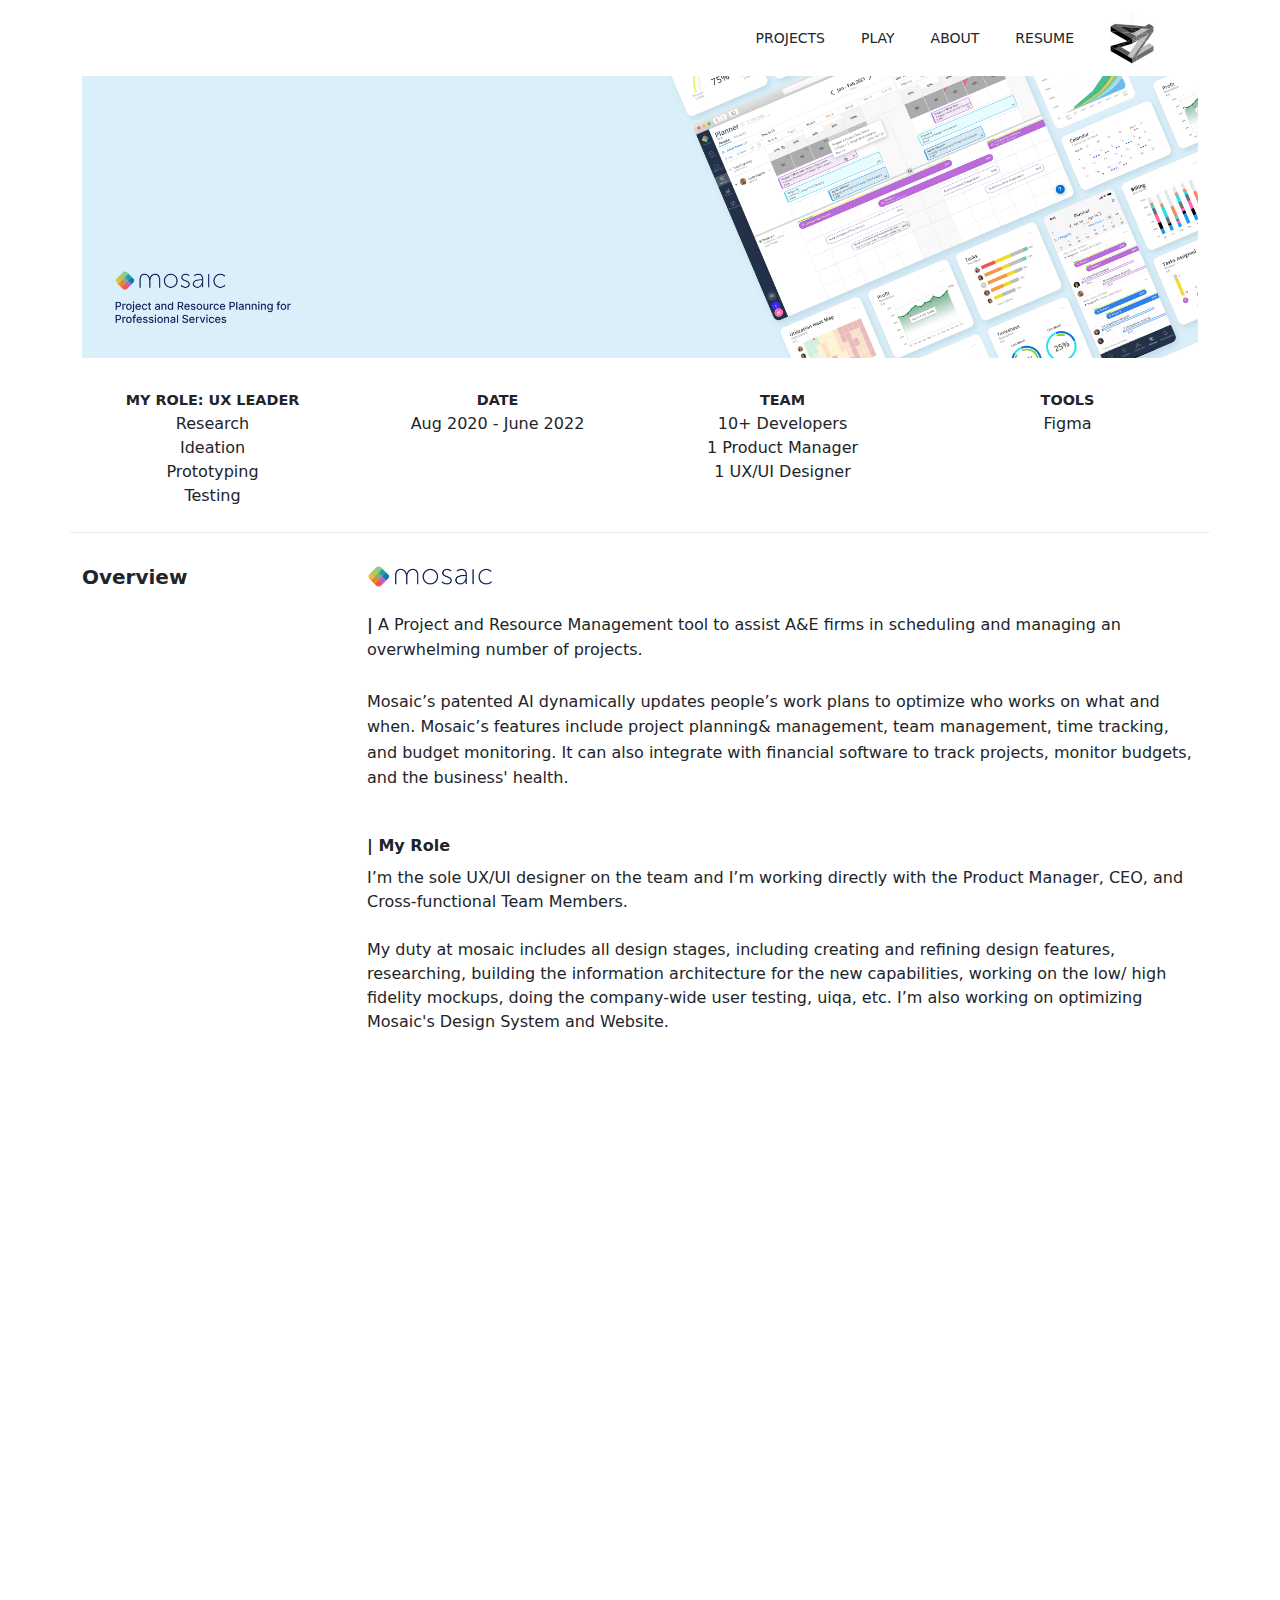
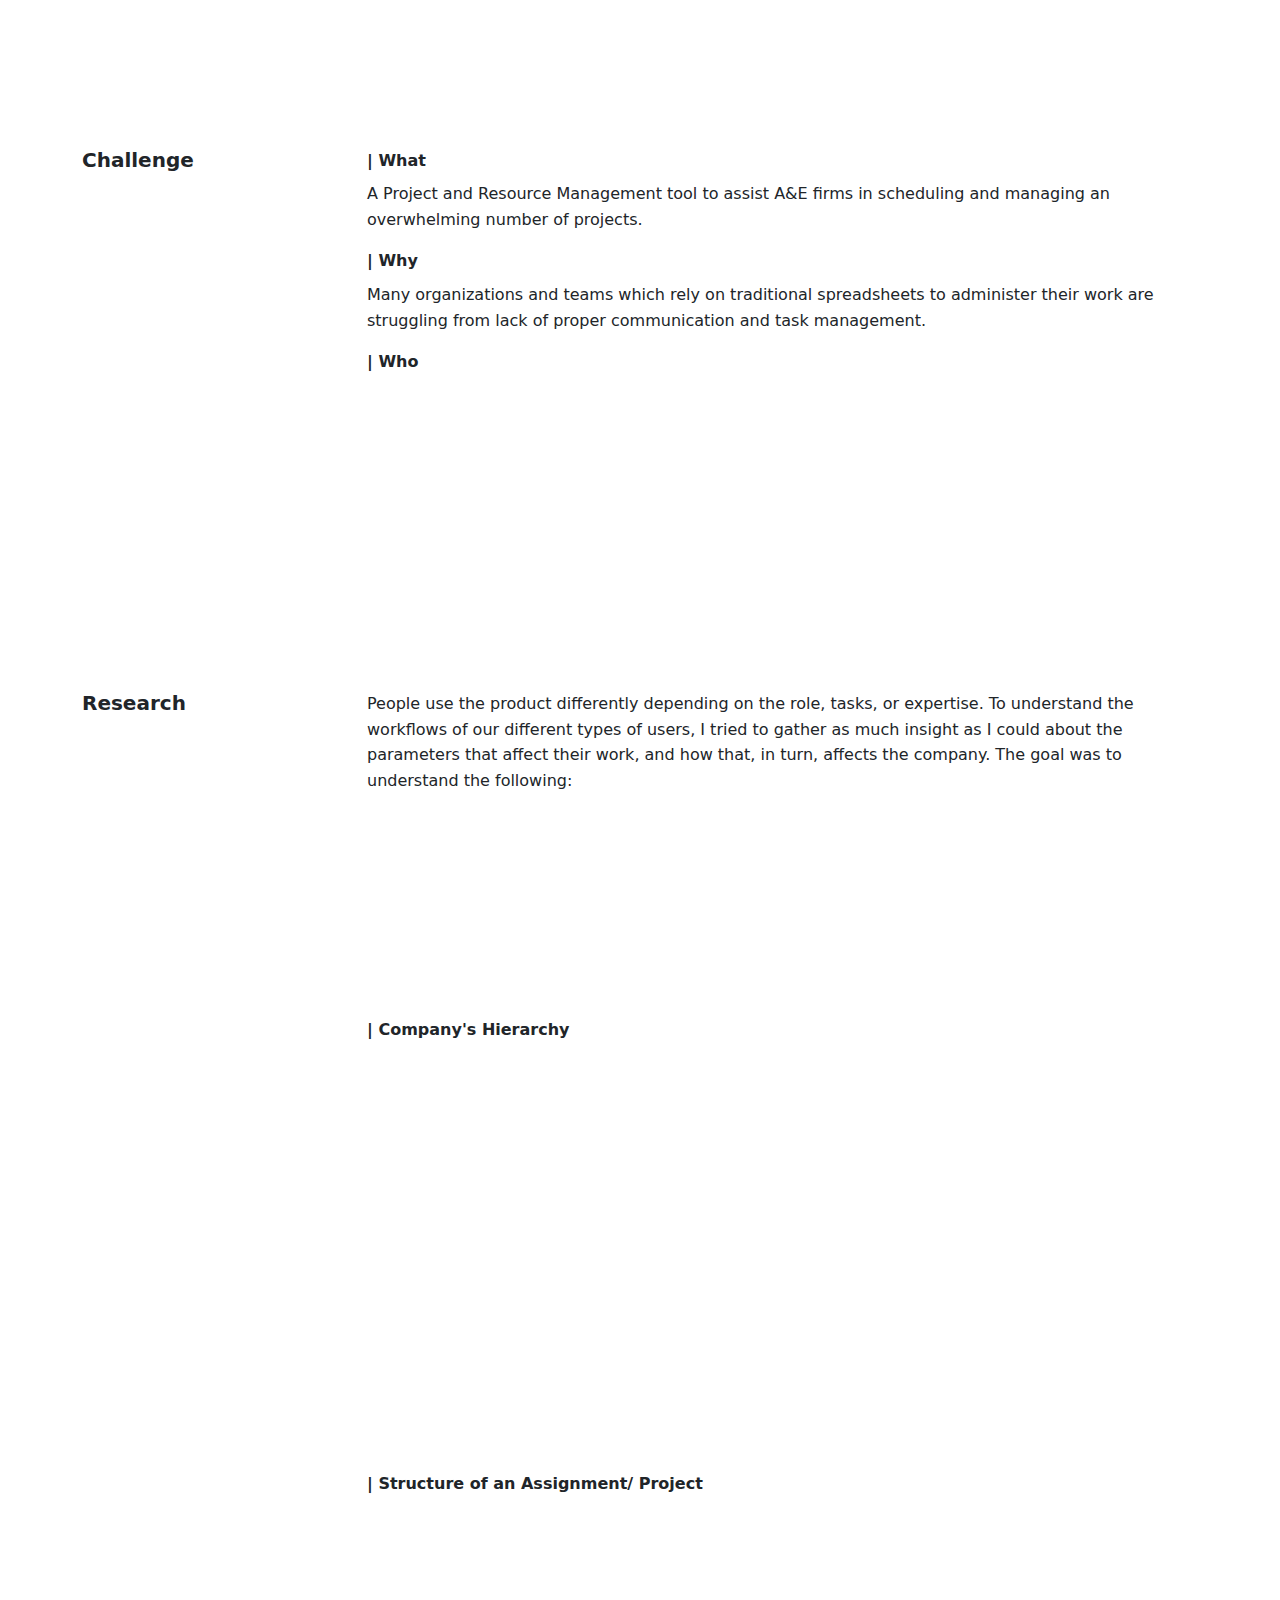
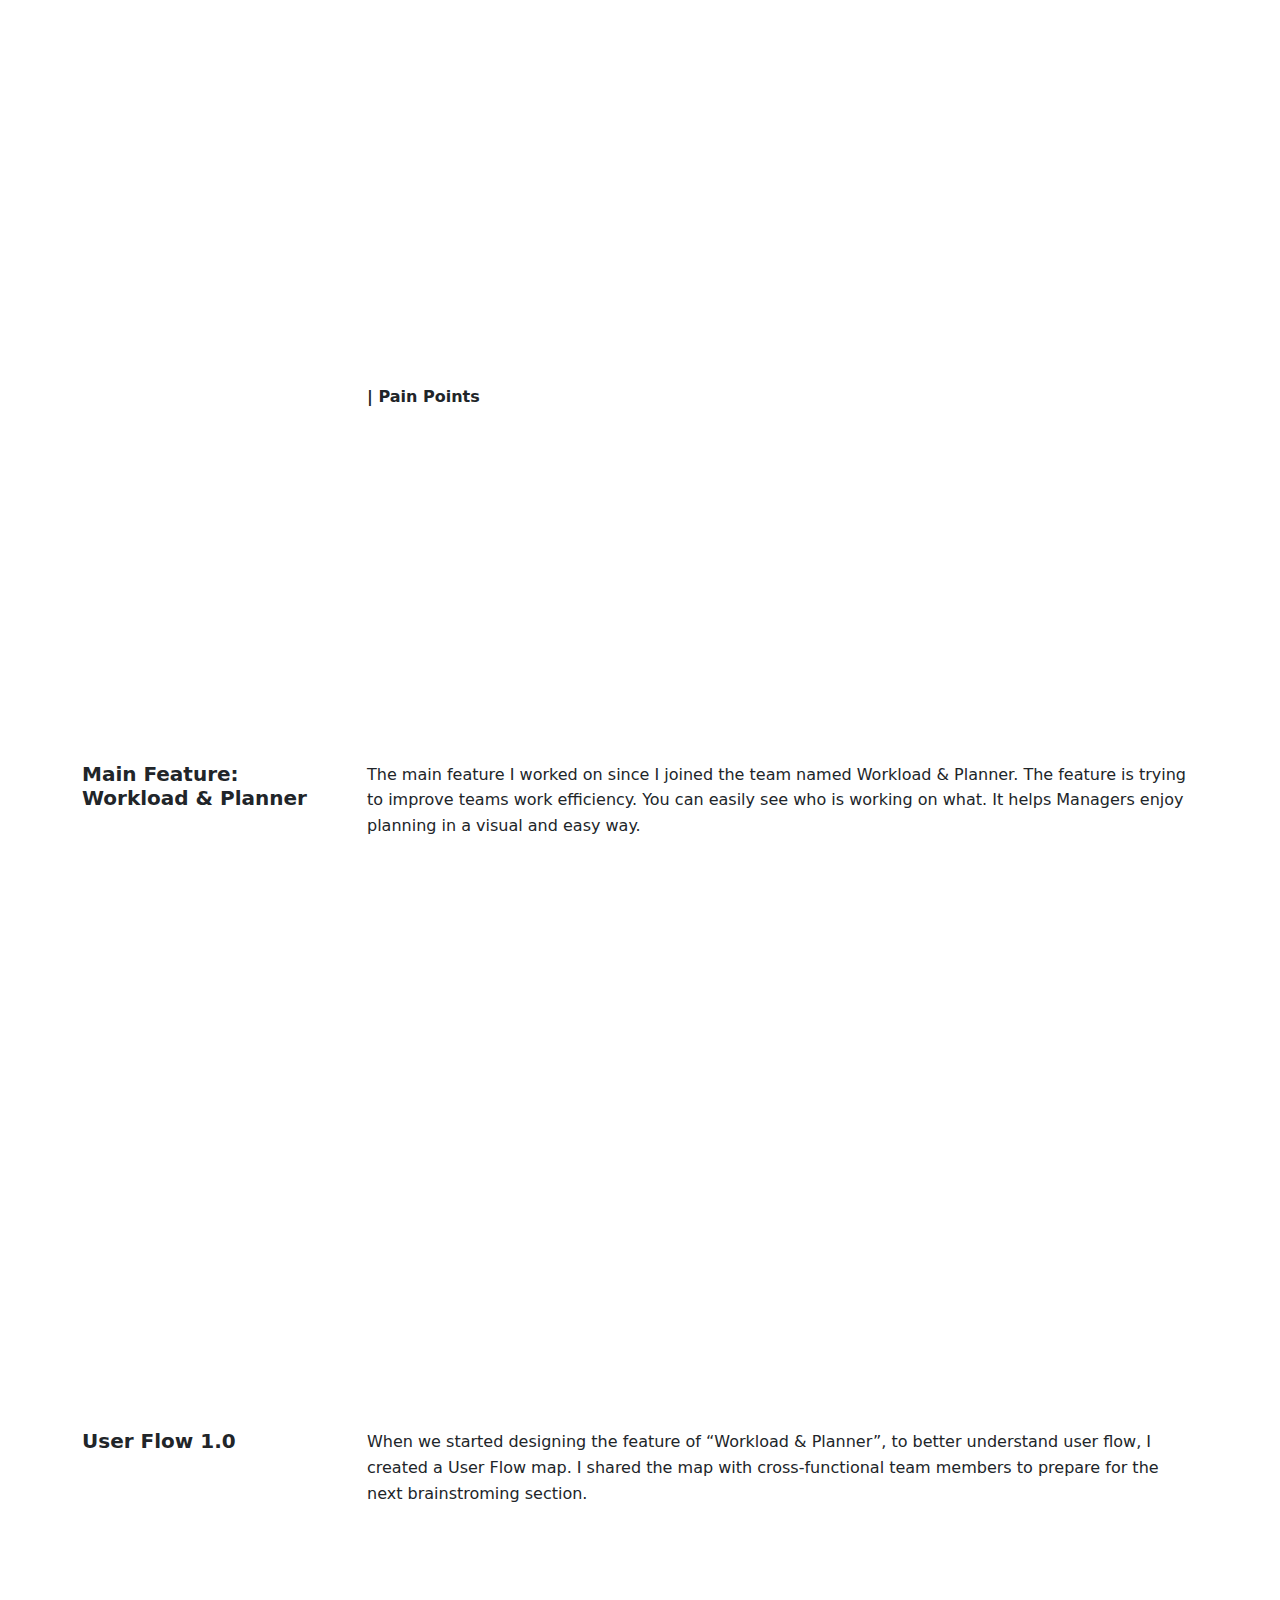
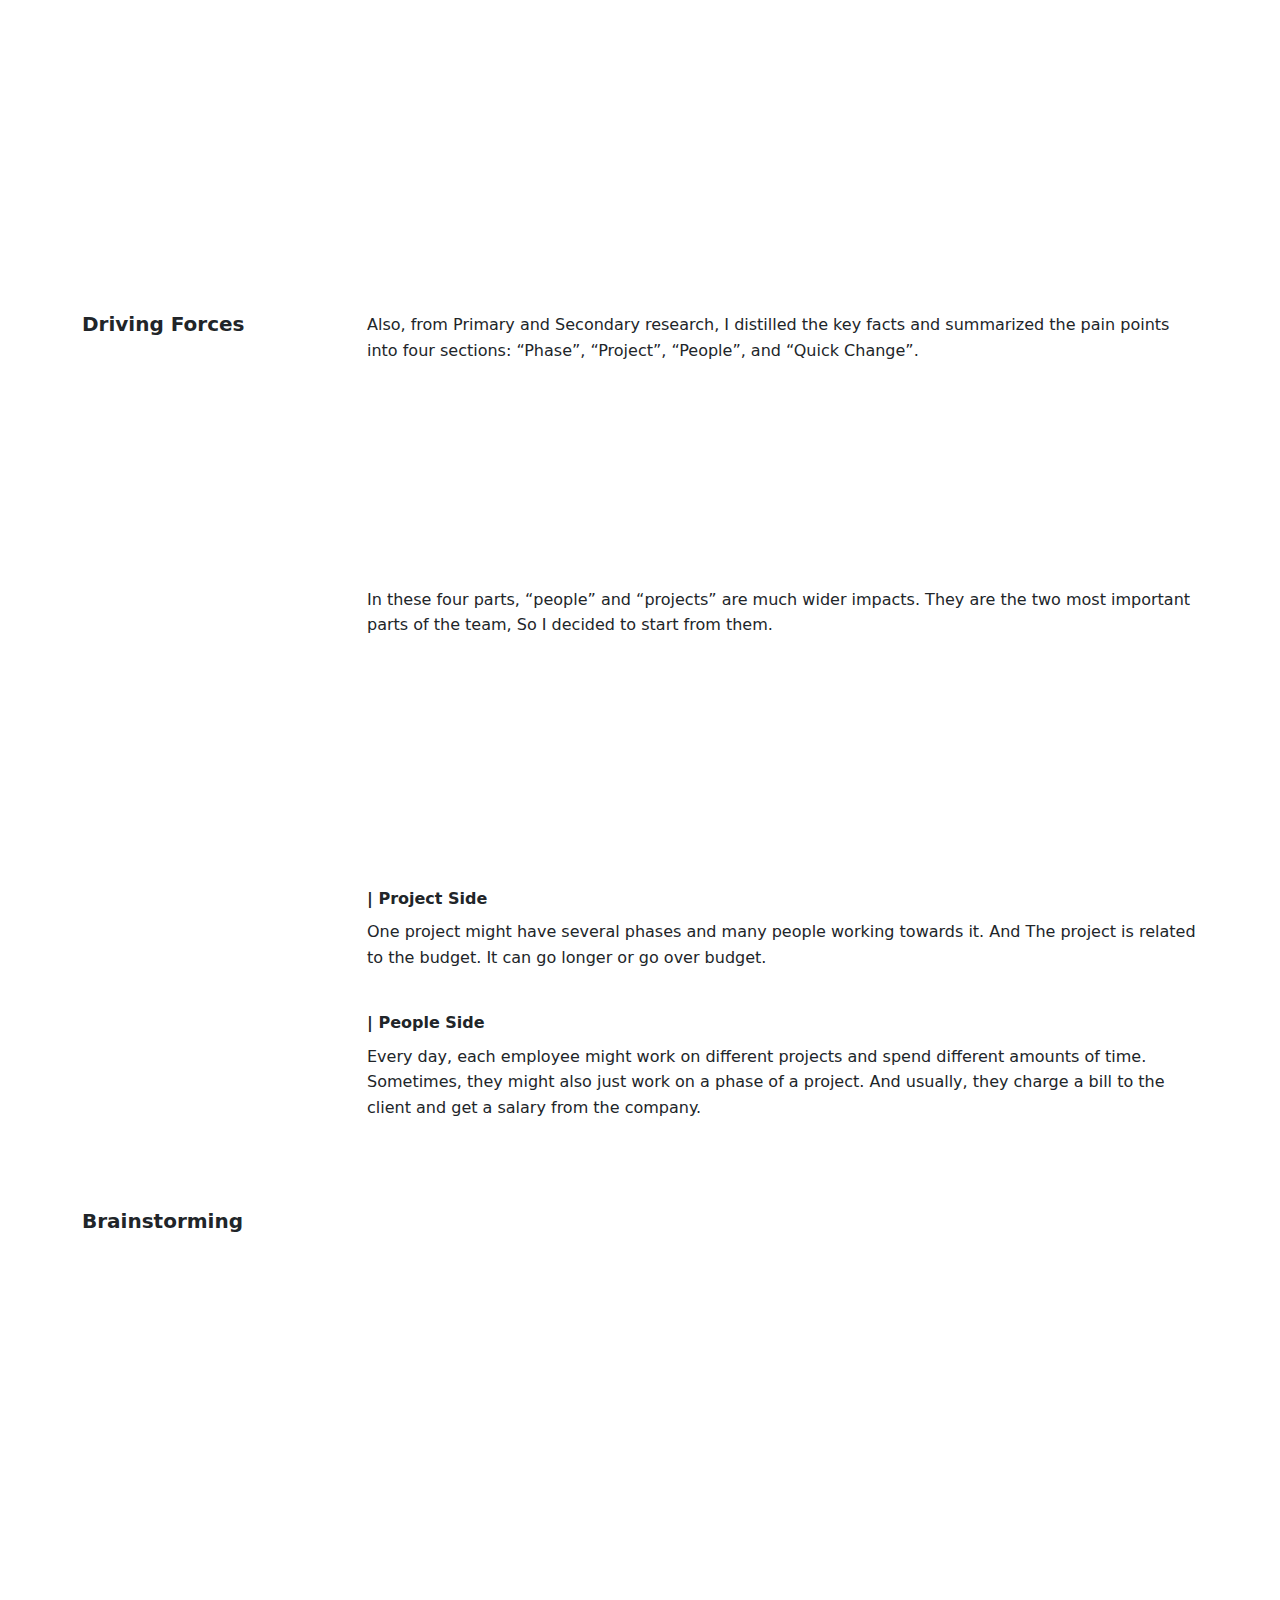
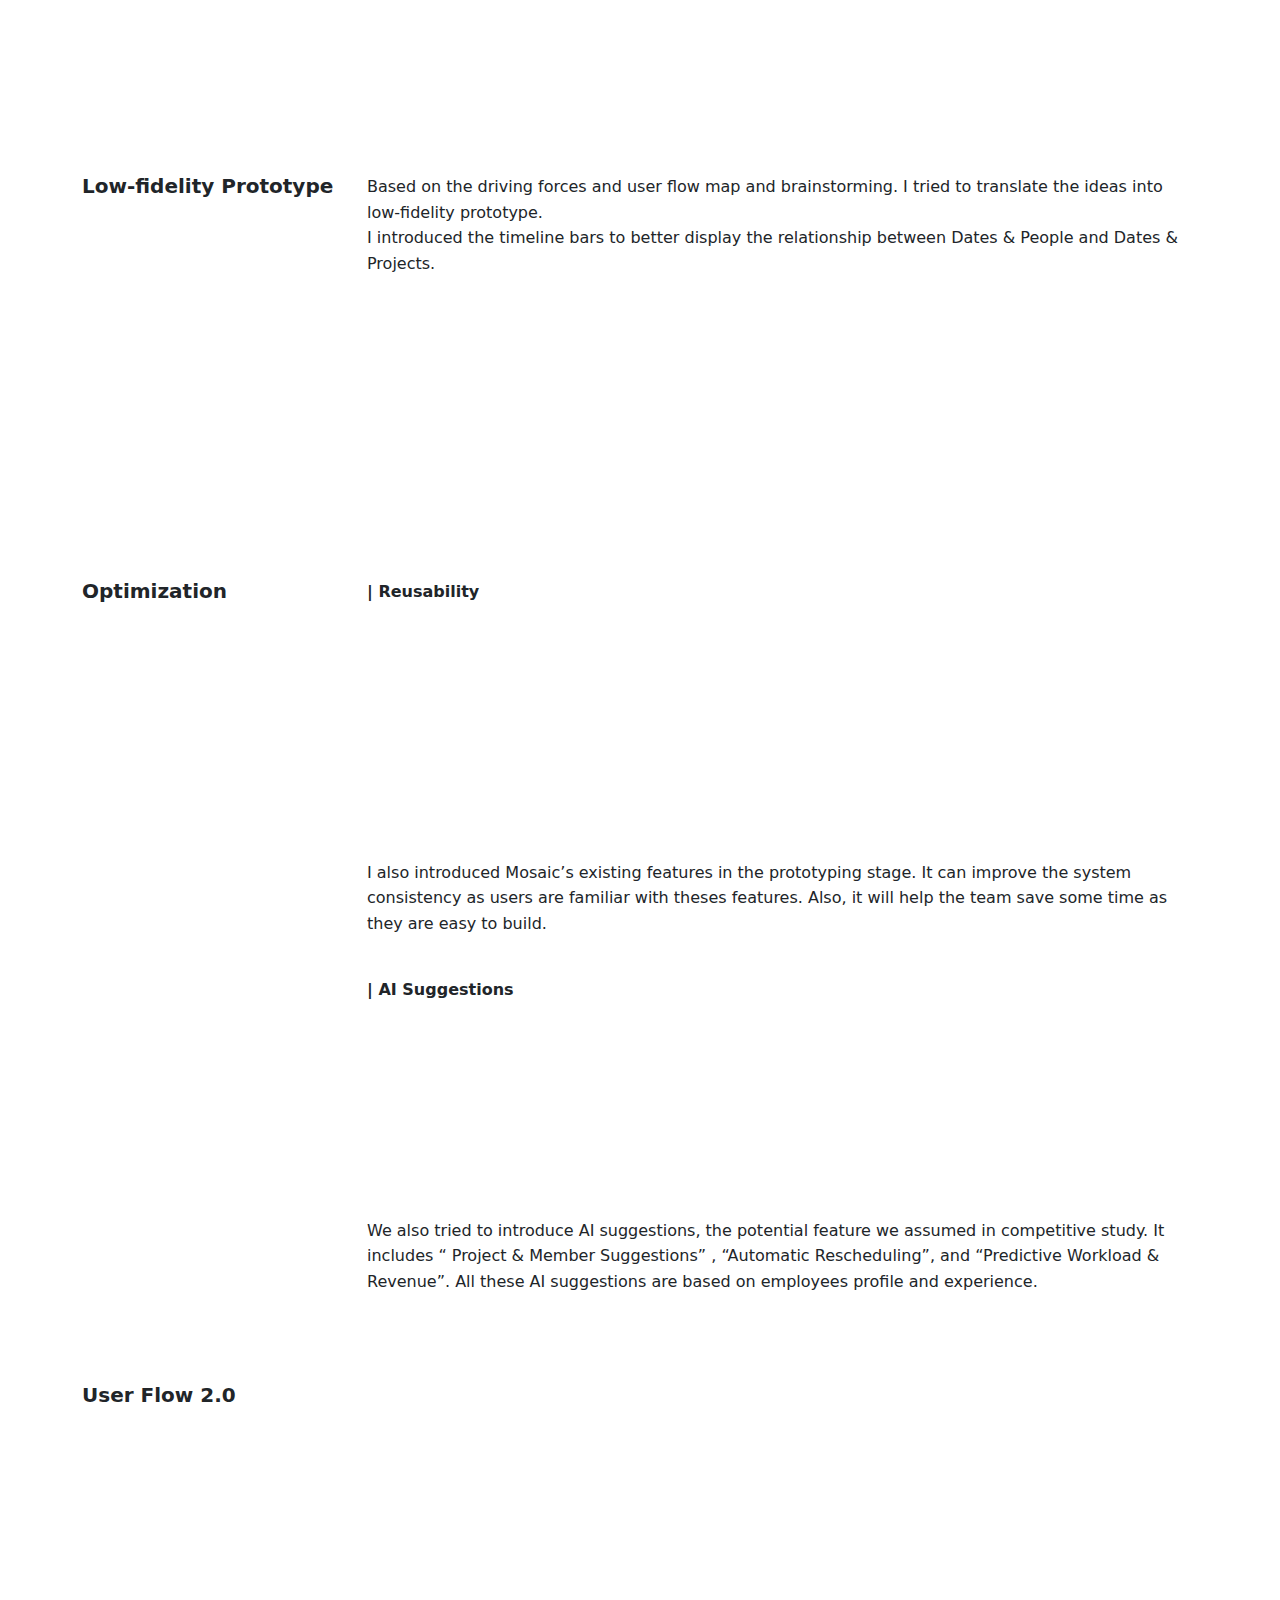
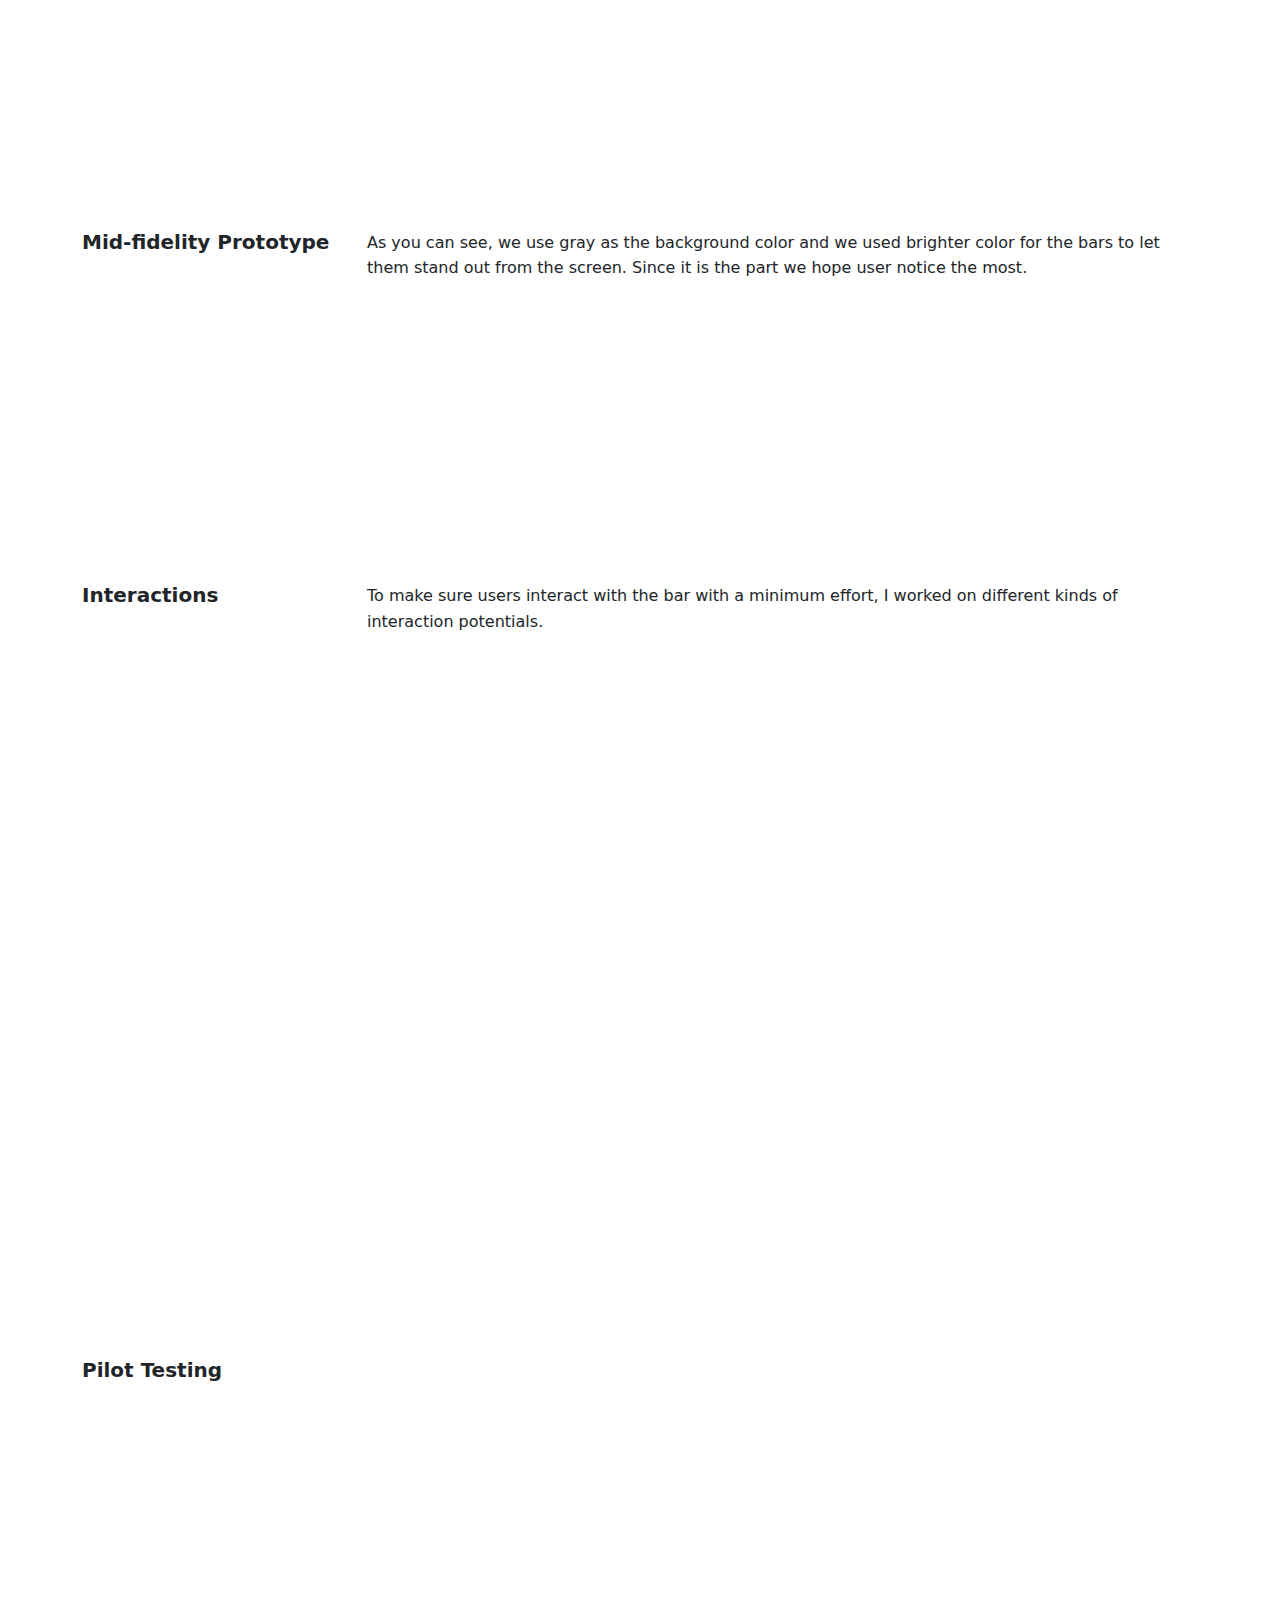
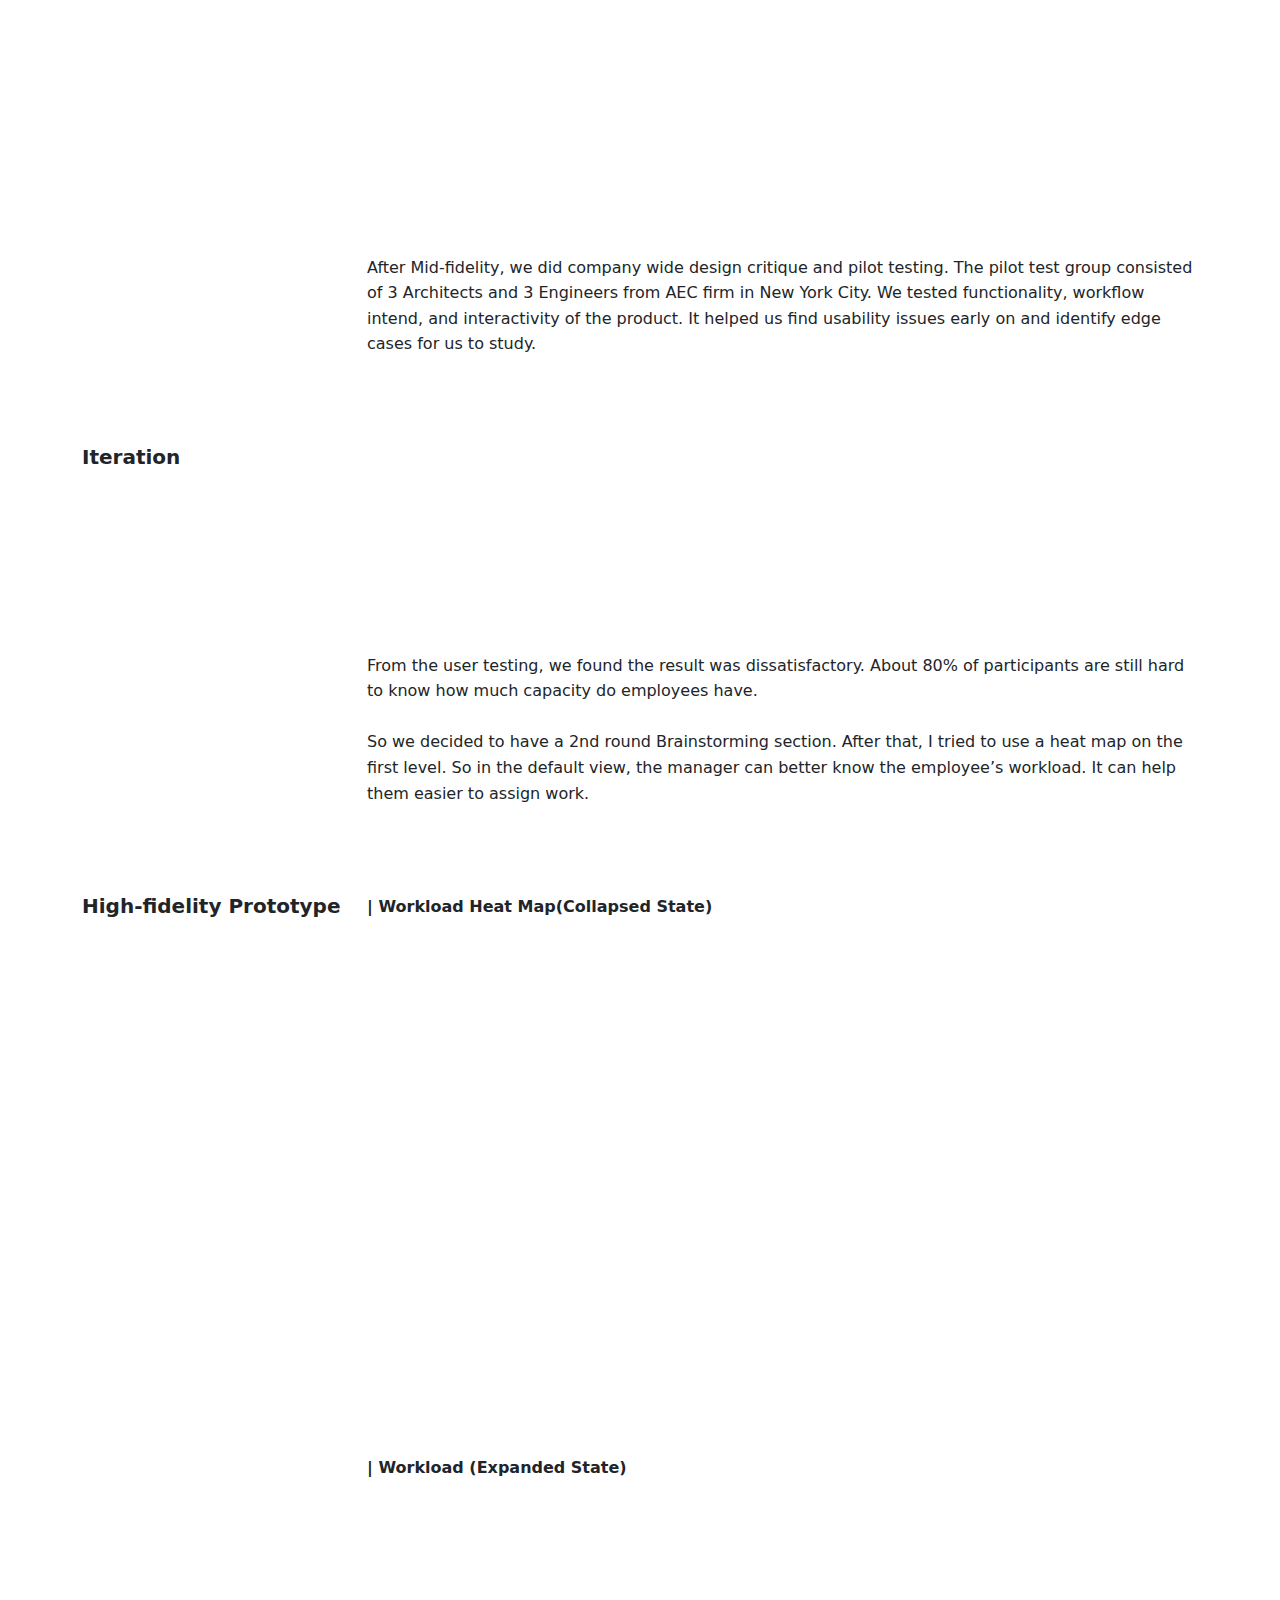
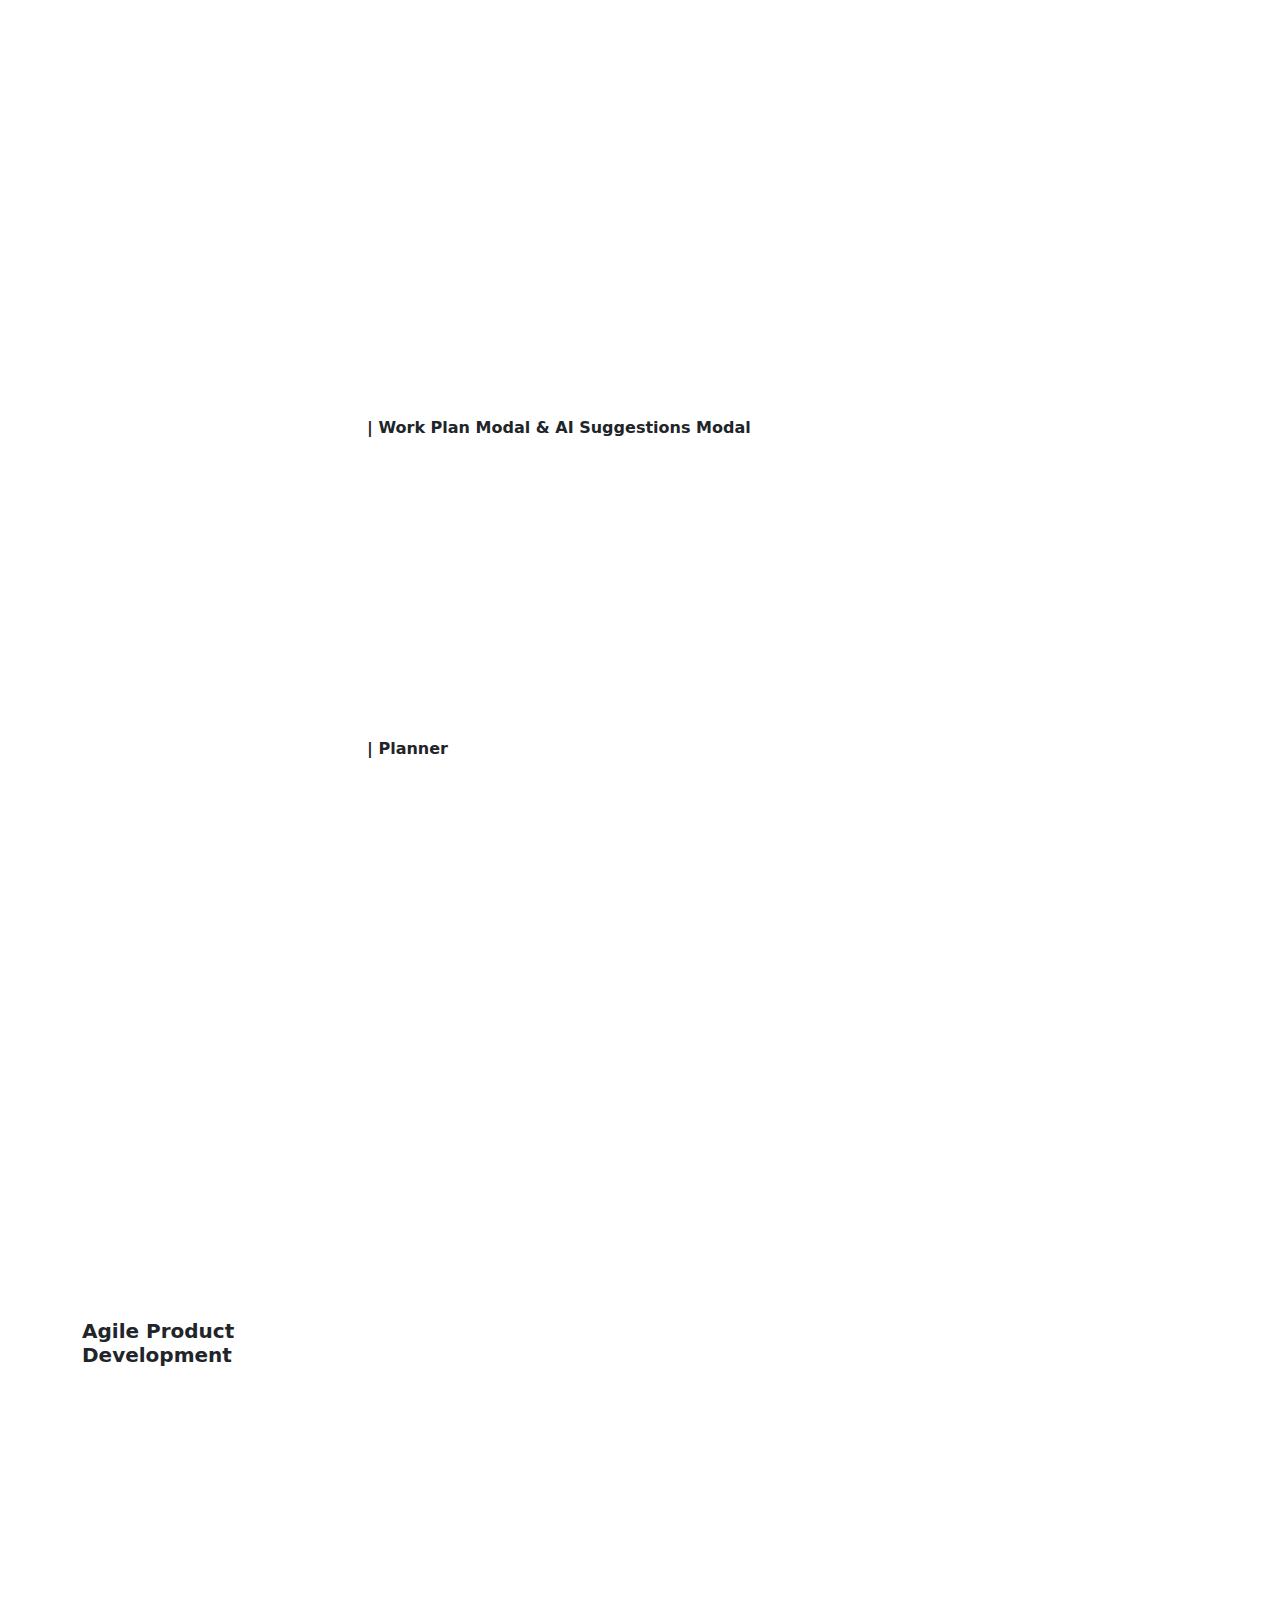
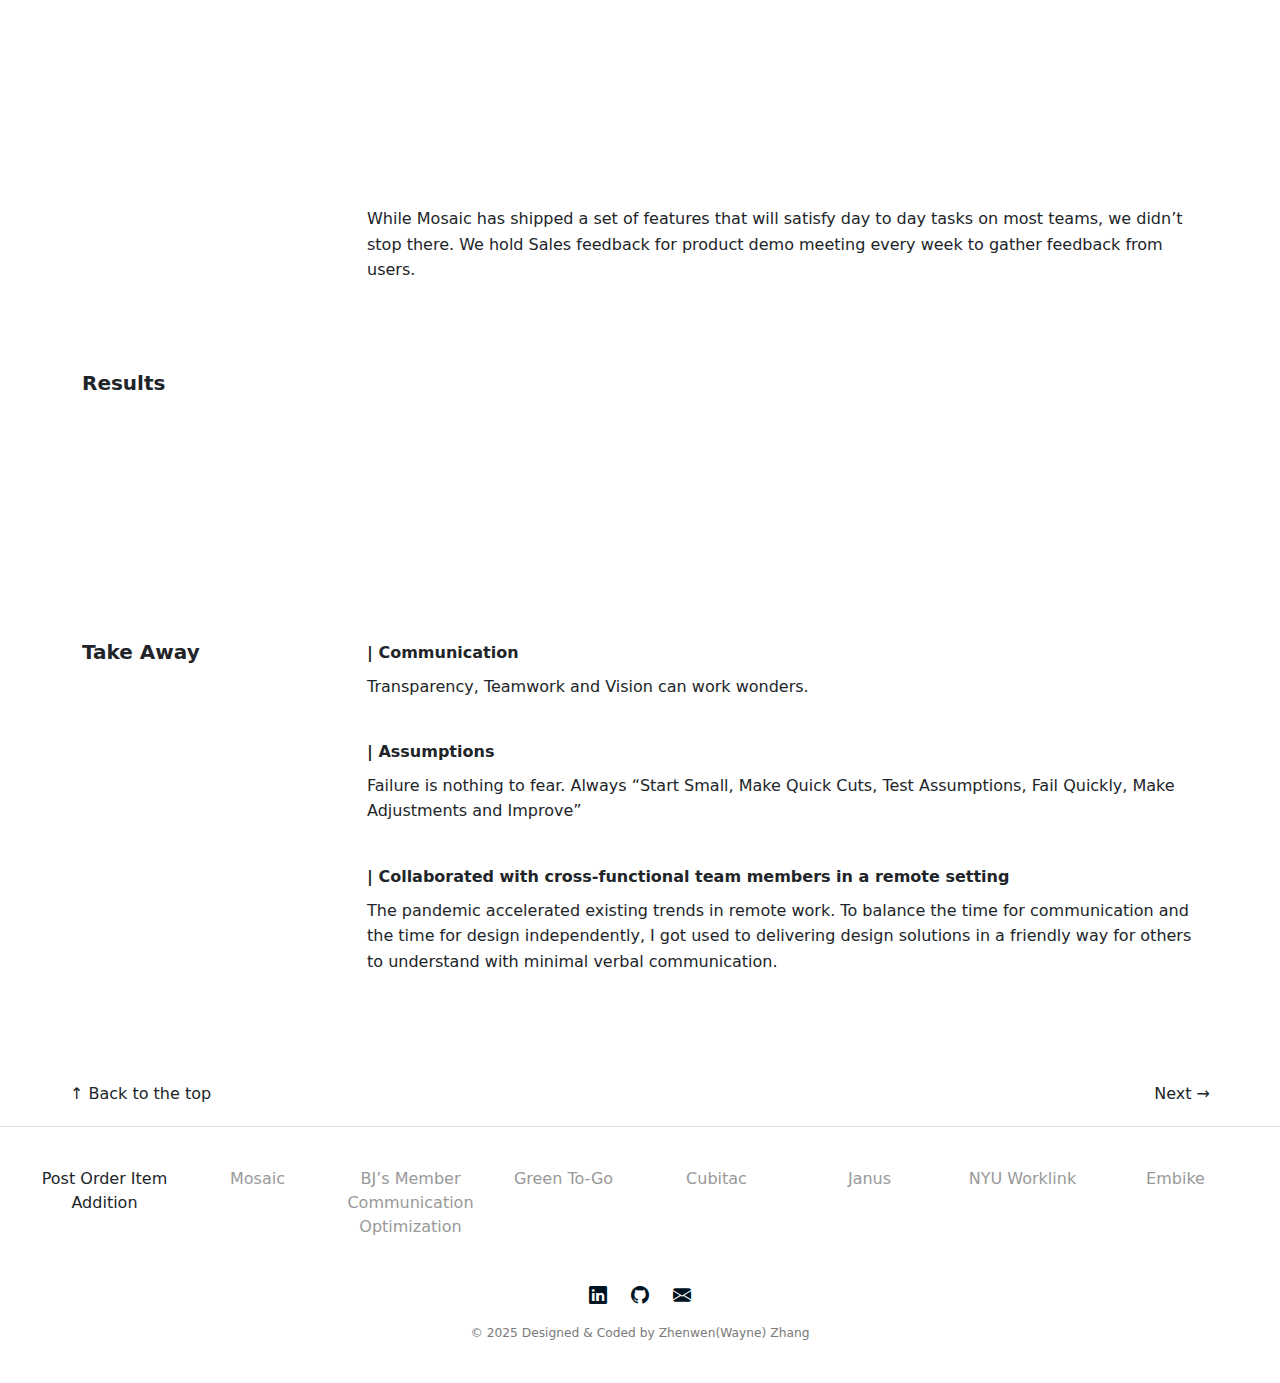
<file: Mosaic.html>
<!DOCTYPE html>
<html lang="en">
  <head>
    <meta charset="UTF-8" />
    <meta name="viewport" content="width=device-width, initial-scale=1.0" />
    <title>Mosaic</title>
    <link
      href="https://cdn.jsdelivr.net/npm/bootstrap@5.3.2/dist/css/bootstrap.min.css"
      rel="stylesheet"
    />
    <link
      href="https://fonts.googleapis.com/css2?family=Oswald:wght@700&display=swap"
      rel="stylesheet"
    />
    <link
      href="https://cdn.jsdelivr.net/npm/bootstrap-icons@1.10.5/font/bootstrap-icons.css"
      rel="stylesheet"
    />
    <link
      href="https://cdn.jsdelivr.net/npm/bootstrap-icons@1.10.5/font/bootstrap-icons.css"
      rel="stylesheet"
    />

    <link rel="icon" href="ASSETS/favicon.ico" type="image/x-icon" />
    <link rel="stylesheet" href="style.css" />
    <style></style>
  </head>

  <body>
    <header>
      <nav class="navbar navbar-expand-lg navbar-light">
        <div class="container px-5">
          <!-- Toggler button for mobile -->
          <button
            class="navbar-toggler"
            type="button"
            data-bs-toggle="collapse"
            data-bs-target="#navbarNav"
            aria-controls="navbarNav"
            aria-expanded="false"
            aria-label="Toggle navigation"
          >
            <span class="navbar-toggler-icon"></span>
          </button>

          <!-- Collapsible menu -->
          <div
            class="collapse navbar-collapse justify-content-end"
            id="navbarNav"
          >
            <ul class="navbar-nav d-flex align-items-center">
              <li class="nav-item">
                <a class="nav-link" href="projects.html">PROJECTS</a>
              </li>
              <li class="nav-item">
                <a class="nav-link" href="playground.html">PLAY</a>
              </li>
              <li class="nav-item">
                <a class="nav-link" href="aboutme.html">ABOUT</a>
              </li>
              <li class="nav-item">
                <a
                  class="nav-link"
                  href="https://drive.google.com/file/d/1EZ1WCjLxjwkig_V0xg7froXCYlXM40cn/view?usp=sharing"
                  target="_blank"
                  >RESUME</a
                >
              </li>

              <li class="nav-item d-flex align-items-center">
                <a class="nav-link p-0" href="index.html">
                  <img
                    src="/assets/logo.svg"
                    alt="Logo"
                    width="60"
                    height="60"
                  />
                </a>
              </li>
            </ul>
          </div>
        </div>
      </nav>
    </header>

    <!-- Hero Section -->
    <section class="hero-banner">
      <div class="container">
        <img
          src="/assets/Mosaic/cover_long.png"
          class="hero-img"
          alt="Mosaic"
        />
      </div>
    </section>

    <!-- Project Role -->
    <section class="bg-white pt-0 pb-4">
      <div class="container">
        <div class="row text-center hero-meta">
          <div class="col-md">
            <div class="meta-label">MY ROLE: UX Leader</div>
            <div class="meta-value">
              Research<br />Ideation<br />Prototyping<br />Testing
            </div>
          </div>
          <div class="col-md">
            <div class="meta-label">DATE</div>
            <div class="meta-value">Aug 2020 - June 2022</div>
          </div>
          <div class="col-md">
            <div class="meta-label">TEAM</div>
            <div class="meta-value">
              10+ Developers<br />1 Product Manager <br />1 UX/UI Designer
            </div>
          </div>
          <div class="col-md">
            <div class="meta-label">TOOLS</div>
            <div class="meta-value">Figma</div>
          </div>
        </div>
      </div>
    </section>

    <!-- Main Section -->
    <section class="container main-section">
      <div class="row">
        <!-- Overview -->
        <div class="col-md-3">
          <h2 class="section-title">Overview</h2>
        </div>
        <div class="col-md-9">
          <div class="project-body">
            <img
              src="/assets/Mosaic/logo.png"
              class="project-img"
              alt="Mosaic"
              style="width: 15%; display: block; margin-left: 0"
            />
            <br />
            <p>
              <b>|</b> A Project and Resource Management tool to assist A&E
              firms in scheduling and managing an overwhelming number of
              projects. <br /><br />
              Mosaic’s patented AI dynamically updates people’s work plans to
              optimize who works on what and when. Mosaic’s features include
              project planning& management, team management, time tracking, and
              budget monitoring. It can also integrate with financial software
              to track projects, monitor budgets, and the business' health.
              <br /><br />
            </p>

            <p class="icon-bullet">| My Role</p>
            I’m the sole UX/UI designer on the team and I’m working directly
            with the Product Manager, CEO, and Cross-functional Team Members.
            <br /><br />
            My duty at mosaic includes all design stages, including creating and
            refining design features, researching, building the information
            architecture for the new capabilities, working on the low/ high
            fidelity mockups, doing the company-wide user testing, uiqa, etc.
            I’m also working on optimizing Mosaic's Design System and Website.
            <br /><br />
            <img
              src="/assets/Mosaic/my_role.png"
              class="project-img"
              alt="Why"
            />
            <br />
            <br />
            <br />
          </div>
        </div>

        <!-- Challenge -->
        <div class="col-md-3">
          <h2 class="section-title">Challenge</h2>
        </div>
        <div class="col-md-9">
          <div class="project-body">
            <p class="icon-bullet">| What</p>
            <p>
              A Project and Resource Management tool to assist A&E firms in
              scheduling and managing an overwhelming number of projects.
            </p>
            <p class="icon-bullet">| Why</p>
            <p>
              Many organizations and teams which rely on traditional
              spreadsheets to administer their work are struggling from lack of
              proper communication and task management.
            </p>
            <p class="icon-bullet">| Who</p>
            <img src="/assets/Mosaic/who.png" class="project-img" alt="Who" />
            <br />
            <br />
            <br />
          </div>
        </div>

        <!-- Research -->
        <div class="col-md-3">
          <h2 class="section-title">Research</h2>
        </div>
        <div class="col-md-9">
          <div class="project-body">
            <p>
              People use the product differently depending on the role, tasks,
              or expertise. To understand the workflows of our different types
              of users, I tried to gather as much insight as I could about the
              parameters that affect their work, and how that, in turn, affects
              the company. The goal was to understand the following:
            </p>
            <img src="/assets/Mosaic/goal.png" class="project-img" alt="Goal" />
            <br />
            <p class="icon-bullet">| Company's Hierarchy</p>
            <img
              src="/assets/Mosaic/company_hierarchy.png"
              class="project-img"
              alt="Company's Hierarchy"
            />
            <br />
            <p class="icon-bullet">| Structure of an Assignment/ Project</p>
            <img
              src="/assets/Mosaic/project_structure.png"
              class="project-img"
              alt="Structure of an Assignment/ Project"
            />
            <br />
            <p class="icon-bullet">| Pain Points</p>
            <img
              src="/assets/Mosaic/pain_points.png"
              class="project-img"
              alt="Pain Points"
            />
            <br />
            <br />
            <br />
          </div>
        </div>

        <!-- Main Feature: Workload & Planner -->
        <div class="col-md-3">
          <h2 class="section-title">Main Feature: Workload & Planner</h2>
        </div>
        <div class="col-md-9">
          <div class="project-body">
            <p>
              The main feature I worked on since I joined the team named
              Workload & Planner. The feature is trying to improve teams work
              efficiency. You can easily see who is working on what. It helps
              Managers enjoy planning in a visual and easy way.
            </p>
            <br />
            <img
              src="/assets/Mosaic/split_screen.png"
              class="project-img"
              alt="Workload & Planner"
            />
            <br />
            <br />
            <br />
          </div>
        </div>

        <!-- User Flow 1.0 -->
        <div class="col-md-3">
          <h2 class="section-title">User Flow 1.0</h2>
        </div>
        <div class="col-md-9">
          <div class="project-body">
            <p>
              When we started designing the feature of “Workload & Planner”, to
              better understand user flow, I created a User Flow map. I shared
              the map with cross-functional team members to prepare for the next
              brainstroming section.
            </p>
            <br />
            <img
              src="/assets/Mosaic/userflow1.png"
              class="project-img"
              alt="User Flow 1.0"
            />
            <br />
            <br />
            <br />
          </div>
        </div>

        <!-- Driving Forces -->
        <div class="col-md-3">
          <h2 class="section-title">Driving Forces</h2>
        </div>
        <div class="col-md-9">
          <div class="project-body">
            <p>
              Also, from Primary and Secondary research, I distilled the key
              facts and summarized the pain points into four sections: “Phase”,
              “Project”, “People”, and “Quick Change”.
            </p>
            <img
              src="/assets/Mosaic/driving_forces1.png"
              class="project-img"
              alt="Driving Forces 1"
            />
            <p>
              In these four parts, “people” and “projects” are much wider
              impacts. They are the two most important parts of the team, So I
              decided to start from them.
            </p>
            <img
              src="/assets/Mosaic/driving_forces2.png"
              class="project-img"
              alt="Driving Forces 2"
            />
            <br />
            <p class="icon-bullet">| Project Side</p>
            <p>
              One project might have several phases and many people working
              towards it. And The project is related to the budget. It can go
              longer or go over budget.
            </p>
            <br />
            <p class="icon-bullet">| People Side</p>
            <p>
              Every day, each employee might work on different projects and
              spend different amounts of time. Sometimes, they might also just
              work on a phase of a project. And usually, they charge a bill to
              the client and get a salary from the company.
            </p>
            <br />
            <br />
            <br />
          </div>
        </div>

        <!-- Brainstorming -->
        <div class="col-md-3">
          <h2 class="section-title">Brainstorming</h2>
        </div>
        <div class="col-md-9">
          <div class="project-body">
            <img
              src="/assets/Mosaic/brainstorming.png"
              class="project-img"
              alt="Brainstorming"
            />
            <br />
            <br />
            <br />
          </div>
        </div>

        <!-- Low-fidelity Prototype -->
        <div class="col-md-3">
          <h2 class="section-title">Low-fidelity Prototype</h2>
        </div>
        <div class="col-md-9">
          <div class="project-body">
            <p>
              Based on the driving forces and user flow map and brainstorming. I
              tried to translate the ideas into low-fidelity prototype. <br />I
              introduced the timeline bars to better display the relationship
              between Dates & People and Dates & Projects.
            </p>
            <br />
            <img
              src="/assets/Mosaic/lofi_prototype.png"
              class="project-img"
              alt="Low-fidelity Prototype"
            />
            <br />
            <br />
            <br />
          </div>
        </div>

        <!-- Optimization -->
        <div class="col-md-3">
          <h2 class="section-title">Optimization</h2>
        </div>
        <div class="col-md-9">
          <div class="project-body">
            <p class="icon-bullet">| Reusability</p>
            <br />
            <img
              src="/assets/Mosaic/reusability.png"
              class="project-img"
              alt="Reusability"
            />
            <br />
            <p>
              I also introduced Mosaic’s existing features in the prototyping
              stage. It can improve the system consistency as users are familiar
              with theses features. Also, it will help the team save some time
              as they are easy to build.
            </p>
            <br />
            <p class="icon-bullet">| AI Suggestions</p>
            <img
              src="/assets/Mosaic/ai_suggestions.png"
              class="project-img"
              alt="AI Suggestions"
            />
            <p>
              We also tried to introduce AI suggestions, the potential feature
              we assumed in competitive study. It includes “ Project & Member
              Suggestions” , “Automatic Rescheduling”, and “Predictive Workload
              & Revenue”. All these AI suggestions are based on employees
              profile and experience.
            </p>
            <br />
            <br />
            <br />
          </div>
        </div>

        <!-- User Flow 2.0 -->
        <div class="col-md-3">
          <h2 class="section-title">User Flow 2.0</h2>
        </div>
        <div class="col-md-9">
          <div class="project-body">
            <img
              src="/assets/Mosaic/userflow2.png"
              class="project-img"
              alt="User Flow 2.0"
            />
            <br />
            <br />
            <br />
          </div>
        </div>

        <!-- Mid-fidelity Prototype -->
        <div class="col-md-3">
          <h2 class="section-title">Mid-fidelity Prototype</h2>
        </div>
        <div class="col-md-9">
          <div class="project-body">
            <p>
              As you can see, we use gray as the background color and we used
              brighter color for the bars to let them stand out from the screen.
              Since it is the part we hope user notice the most.
            </p>
            <img
              src="/assets/Mosaic/midfi_prototype.png"
              class="project-img"
              alt="Mid-fidelity Prototype"
            />
            <br />
            <br />
            <br />
          </div>
        </div>

        <!-- Interactions -->
        <div class="col-md-3">
          <h2 class="section-title">Interactions</h2>
        </div>
        <div class="col-md-9">
          <div class="project-body">
            <p>
              To make sure users interact with the bar with a minimum effort, I
              worked on different kinds of interaction potentials.
            </p>
            <img
              src="/assets/Mosaic/Interactions.png"
              class="project-img"
              alt="Interactions"
            />
            <br />
            <br />
            <br />
          </div>
        </div>

        <!-- Pilot Testing -->
        <div class="col-md-3">
          <h2 class="section-title">Pilot Testing</h2>
        </div>
        <div class="col-md-9">
          <div class="project-body">
            <img
              src="/assets/Mosaic/pilot_testing.png"
              class="project-img"
              alt="Pilot Testing"
              style="width: 80%; display: block; margin: 0 auto"
            />
            <br />
            <p>
              After Mid-fidelity, we did company wide design critique and pilot
              testing. The pilot test group consisted of 3 Architects and 3
              Engineers from AEC firm in New York City. We tested functionality,
              workflow intend, and interactivity of the product. It helped us
              find usability issues early on and identify edge cases for us to
              study.
            </p>
            <br />
            <br />
            <br />
          </div>
        </div>

        <!-- Iteration -->
        <div class="col-md-3">
          <h2 class="section-title">Iteration</h2>
        </div>
        <div class="col-md-9">
          <div class="project-body">
            <img
              src="/assets/Mosaic/iteration.png"
              class="project-img"
              alt="Iteration"
            />
            <p>
              From the user testing, we found the result was dissatisfactory.
              About 80% of participants are still hard to know how much capacity
              do employees have. <br /><br />So we decided to have a 2nd round
              Brainstorming section. After that, I tried to use a heat map on
              the first level. So in the default view, the manager can better
              know the employee’s workload. It can help them easier to assign
              work.
            </p>
            <br />
            <br />
            <br />
          </div>
        </div>

        <!-- High-fidelity Prototype -->
        <div class="col-md-3">
          <h2 class="section-title">High-fidelity Prototype</h2>
        </div>
        <div class="col-md-9">
          <div class="project-body">
            <p class="icon-bullet">| Workload Heat Map(Collapsed State)</p>
            <img
              src="/assets/Mosaic/hifi_prototype1.png"
              class="project-img"
              alt="Workload Heat Map(Collapsed State)"
            />
            <br /><br />
            <p class="icon-bullet">| Workload (Expanded State)</p>
            <img
              src="/assets/Mosaic/hifi_prototype2.png"
              class="project-img"
              alt="Workload (Expanded State)"
            />
            <br /><br />
            <p class="icon-bullet">| Work Plan Modal & AI Suggestions Modal</p>
            <img
              src="/assets/Mosaic/hifi_prototype3.png"
              class="project-img"
              alt="Work Plan Modal & AI Suggestions Modal"
            />
            <br /><br />
            <p class="icon-bullet">| Planner</p>
            <img
              src="/assets/Mosaic/hifi_prototype4.png"
              class="project-img"
              alt="Planner"
            />
            <br />
            <br />
            <br />
          </div>
        </div>

        <!-- Agile Product Development -->
        <div class="col-md-3">
          <h2 class="section-title">Agile Product Development</h2>
        </div>
        <div class="col-md-9">
          <div class="project-body">
            <img
              src="/assets/Mosaic/agile_product_development.png"
              class="project-img"
              alt="Agile Product Development"
            />
            <br />
            <p>
              While Mosaic has shipped a set of features that will satisfy day
              to day tasks on most teams, we didn’t stop there. We hold Sales
              feedback for product demo meeting every week to gather feedback
              from users.
            </p>
            <br />
            <br />
            <br />
          </div>
        </div>

        <!-- Results -->
        <div class="col-md-3">
          <h2 class="section-title">Results</h2>
        </div>
        <div class="col-md-9">
          <div class="project-body">
            <img
              src="/assets/Mosaic/success_metrics.png"
              class="project-img"
              alt="Results"
            />
            <br />
            <br />
            <br />
          </div>
        </div>

        <!-- Take Away -->
        <div class="col-md-3">
          <h2 class="section-title">Take Away</h2>
        </div>
        <div class="col-md-9">
          <div class="project-body">
            <p class="icon-bullet">| Communication</p>
            <p>Transparency, Teamwork and Vision can work wonders.</p>
            <br />
            <p class="icon-bullet">| Assumptions</p>
            <p>
              Failure is nothing to fear. Always “Start Small, Make Quick Cuts,
              Test Assumptions, Fail Quickly, Make Adjustments and Improve”
            </p>
            <br />
            <p class="icon-bullet">
              | Collaborated with cross-functional team members in a remote
              setting
            </p>
            <p>
              The pandemic accelerated existing trends in remote work. To
              balance the time for communication and the time for design
              independently, I got used to delivering design solutions in a
              friendly way for others to understand with minimal verbal
              communication.
            </p>
            <br />
            <br />
            <br />
          </div>
        </div>
      </div>
    </section>

    <!-- Bottom Menu -->
    <!-- Navigation links above the line -->

    <div
      class="container-fluid bottomnav-links d-flex justify-content-between align-items-center"
    >
      <a href="#top" class="left-link" onclick="scrollToTop()"
        >↑ Back to the top</a
      >
      <a href="communication.html" target="_blank" class="right-link">Next →</a>
    </div>

    <!-- Bottom project menu -->

    <div class="container-fluid bottom-menu">
      <div class="row text-center">
        <div class="col-12 col-md-3 col-lg-1-5 mb-2">
          <a
            href="postorder.html"
            class="bottomproject-link"
            style="color: #212529"
            >Post Order Item Addition</a
          >
        </div>

        <div class="col-12 col-md-3 col-lg-1-5 mb-2">
          <a href="mosaic.html" class="bottomproject-link">Mosaic</a>
        </div>

        <div class="col-12 col-md-3 col-lg-1-5 mb-2">
          <a href="communication.html" class="bottomproject-link"
            ><b>BJ’s Member Communication Optimization</b></a
          >
        </div>

        <div class="col-12 col-md-3 col-lg-1-5 mb-2">
          <a href="greentogo.html" class="bottomproject-link">Green To-Go</a>
        </div>

        <div class="col-12 col-md-3 col-lg-1-5 mb-2">
          <a href="cubitac.html" class="bottomproject-link">Cubitac</a>
        </div>

        <div class="col-12 col-md-3 col-lg-1-5 mb-2">
          <a href="janus.html" class="bottomproject-link">Janus</a>
        </div>

        <div class="col-12 col-md-3 col-lg-1-5 mb-2">
          <a href="worklink.html" class="bottomproject-link">NYU Worklink</a>
        </div>

        <div class="col-12 col-md-3 col-lg-1-5 mb-2">
          <a href="embike.html" class="bottomproject-link">Embike</a>
        </div>
      </div>
    </div>

    <!-- Footer -->
    <footer class="text-center py-4">
      <div class="social-links">
        <a
          href="https://www.linkedin.com/in/uxwayne/"
          aria-label="LinkedIn"
          target="_blank"
          rel="noopener noreferrer"
          style="font-size: 18px"
          ><i class="bi bi-linkedin"></i
        ></a>
        <a
          href="https://github.com/requiemleaf"
          aria-label="Github"
          target="_blank"
          rel="noopener noreferrer"
          style="font-size: 18px"
          ><i class="bi bi-github"></i
        ></a>
        <a
          href="mailto:wayne11373@gmail.com"
          class="text-decoration-none"
          aria-label="Email"
          style="font-size: 18px"
        >
          <i class="bi bi-envelope-fill"></i>
        </a>
      </div>
      <p class="mt-3 small" style="color: #7a7a7a">
        © 2025 Designed & Coded by Zhenwen(Wayne) Zhang
      </p>
    </footer>

    <script src="https://cdn.jsdelivr.net/npm/bootstrap@5.3.0/dist/js/bootstrap.bundle.min.js"></script>
    <script src="scroll-reveal.js"></script>
    <!-- Scroll to top script -->
    <script>
      function scrollToTop() {
        window.scrollTo({ top: 0, behavior: "smooth" });
      }
    </script>
  </body>
</html>
</file>
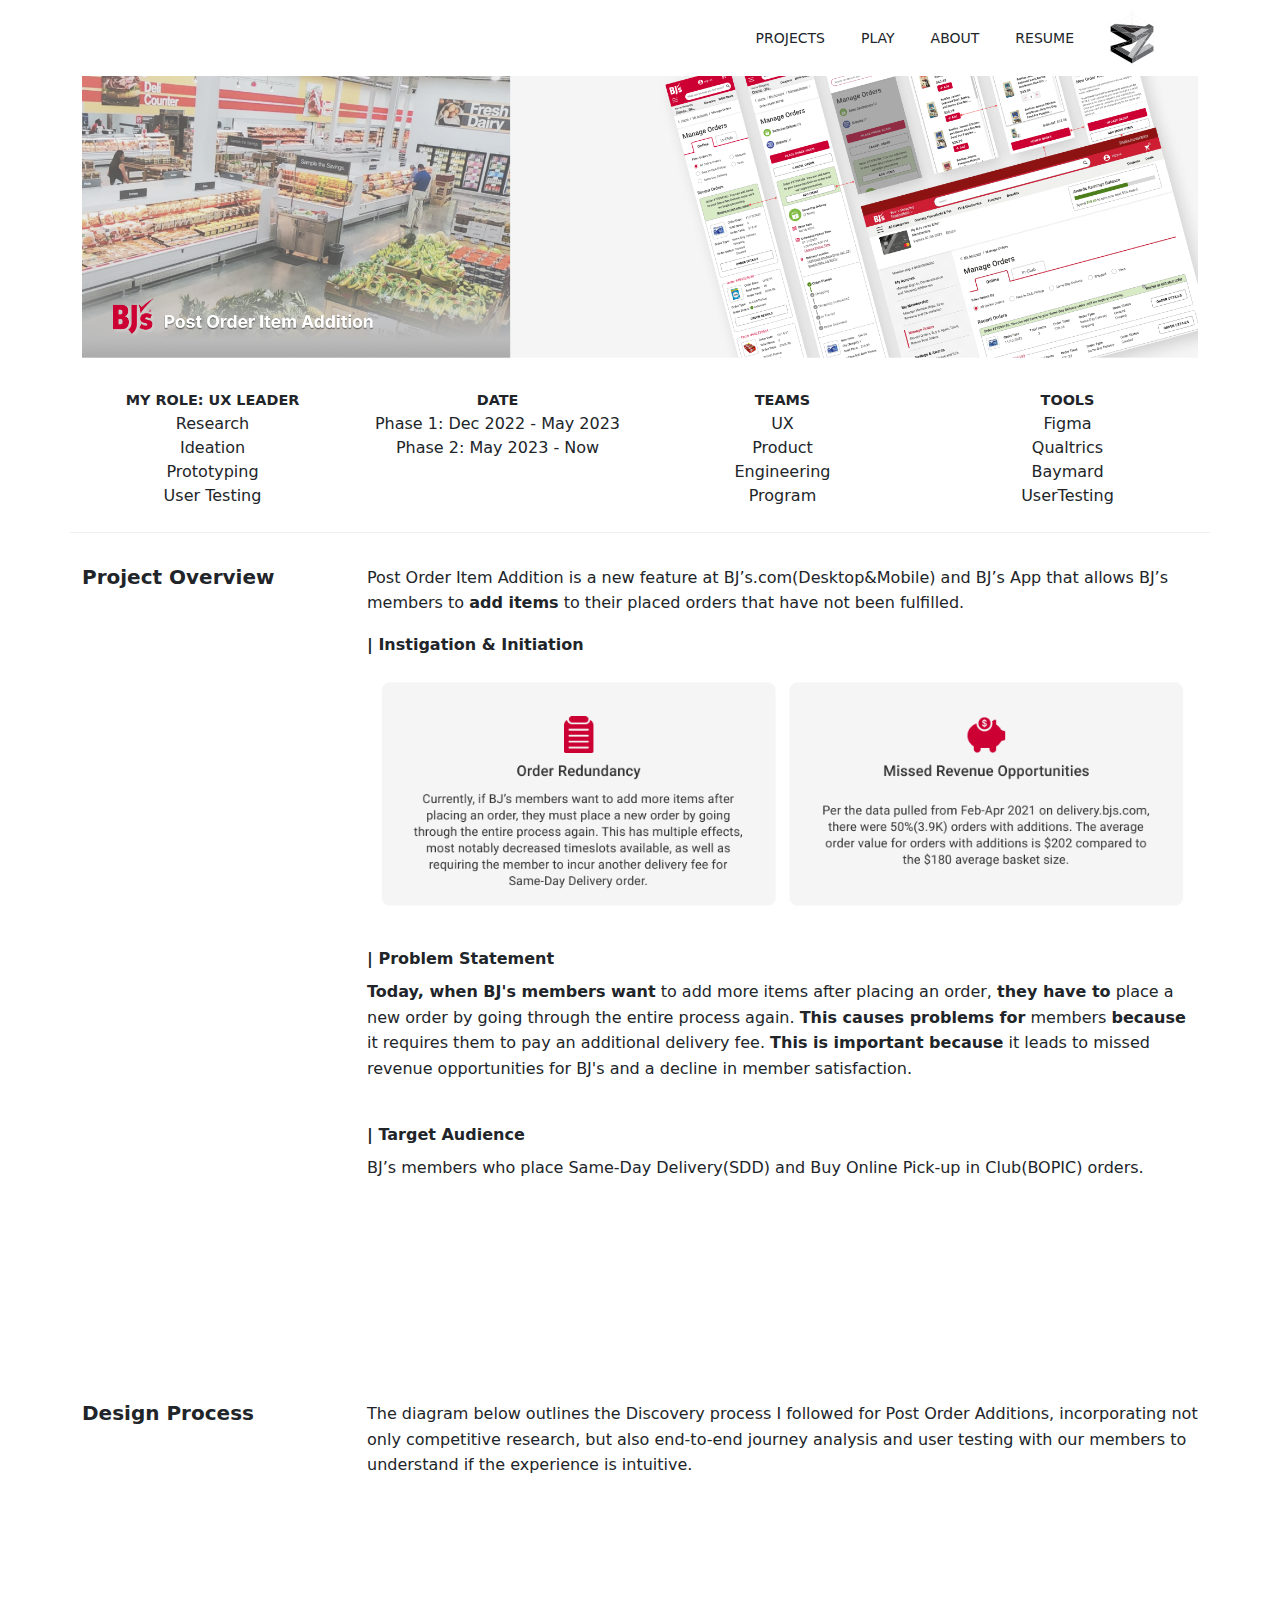
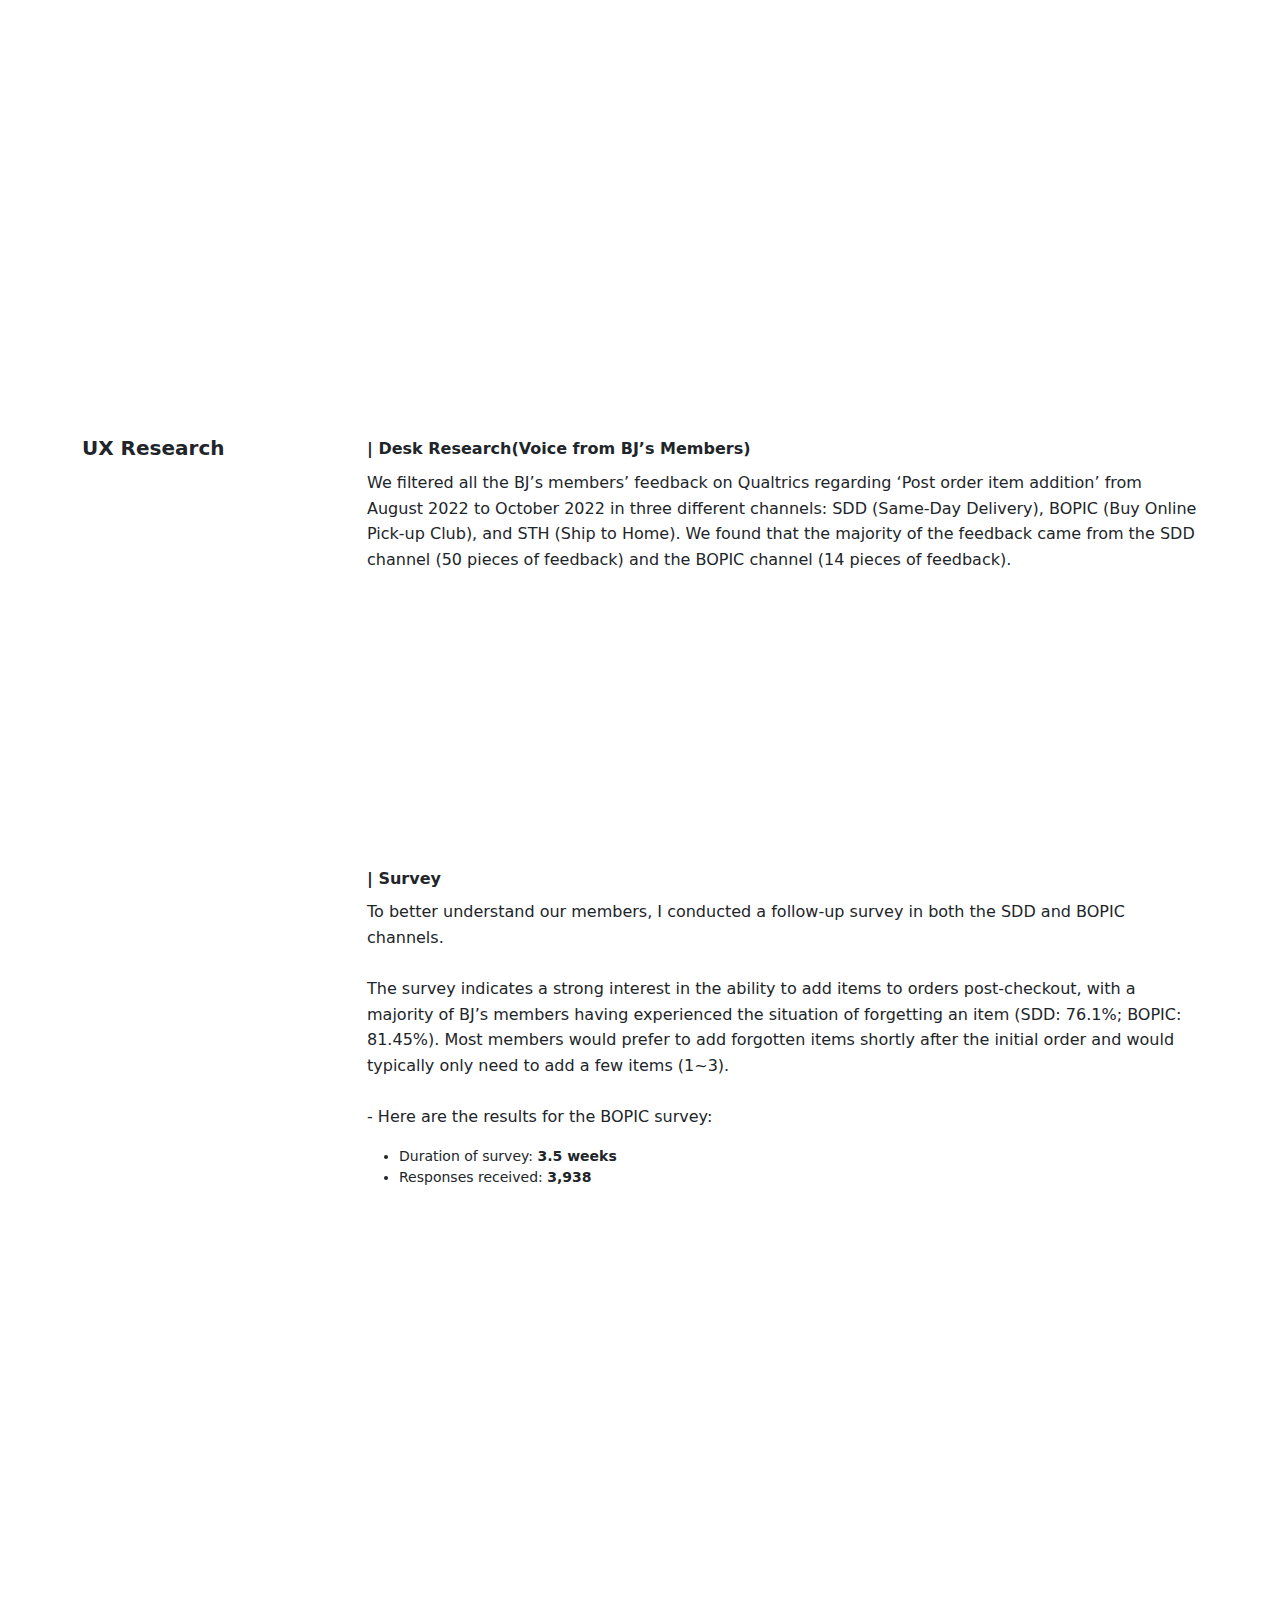
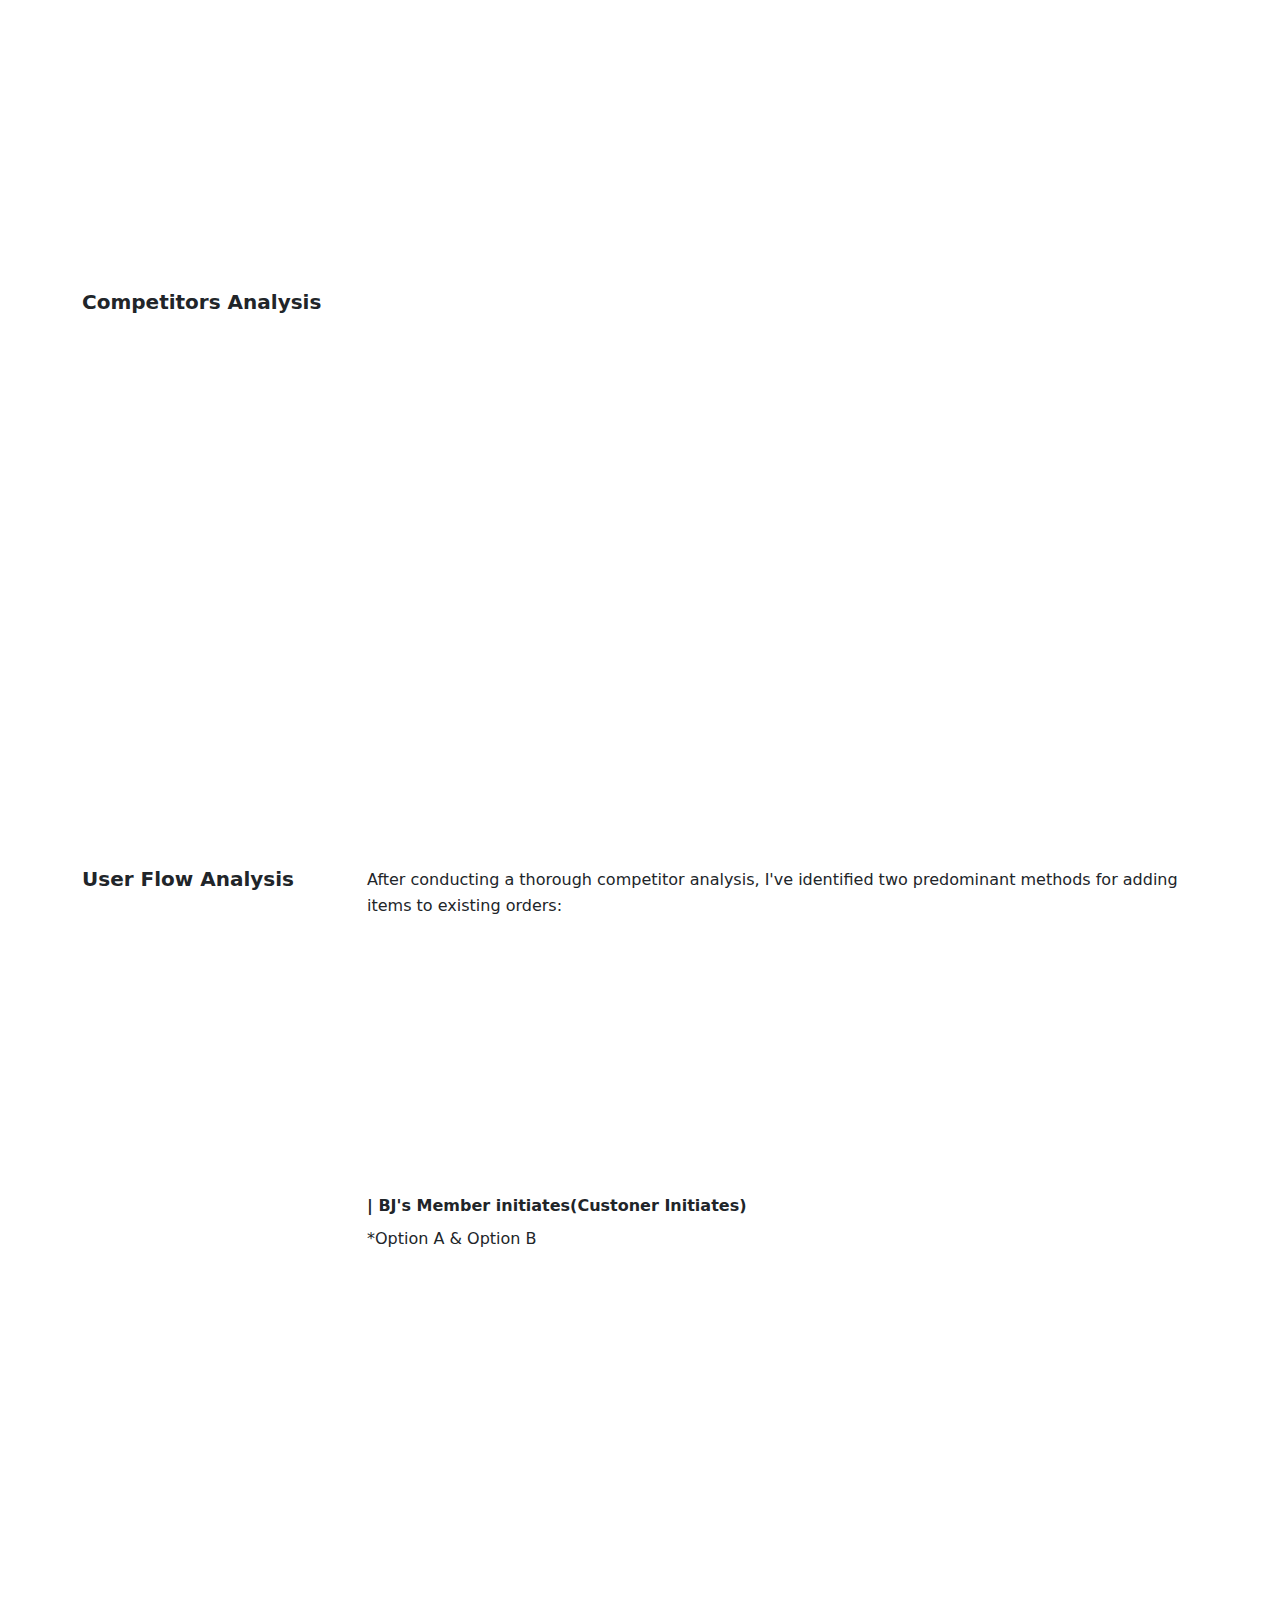
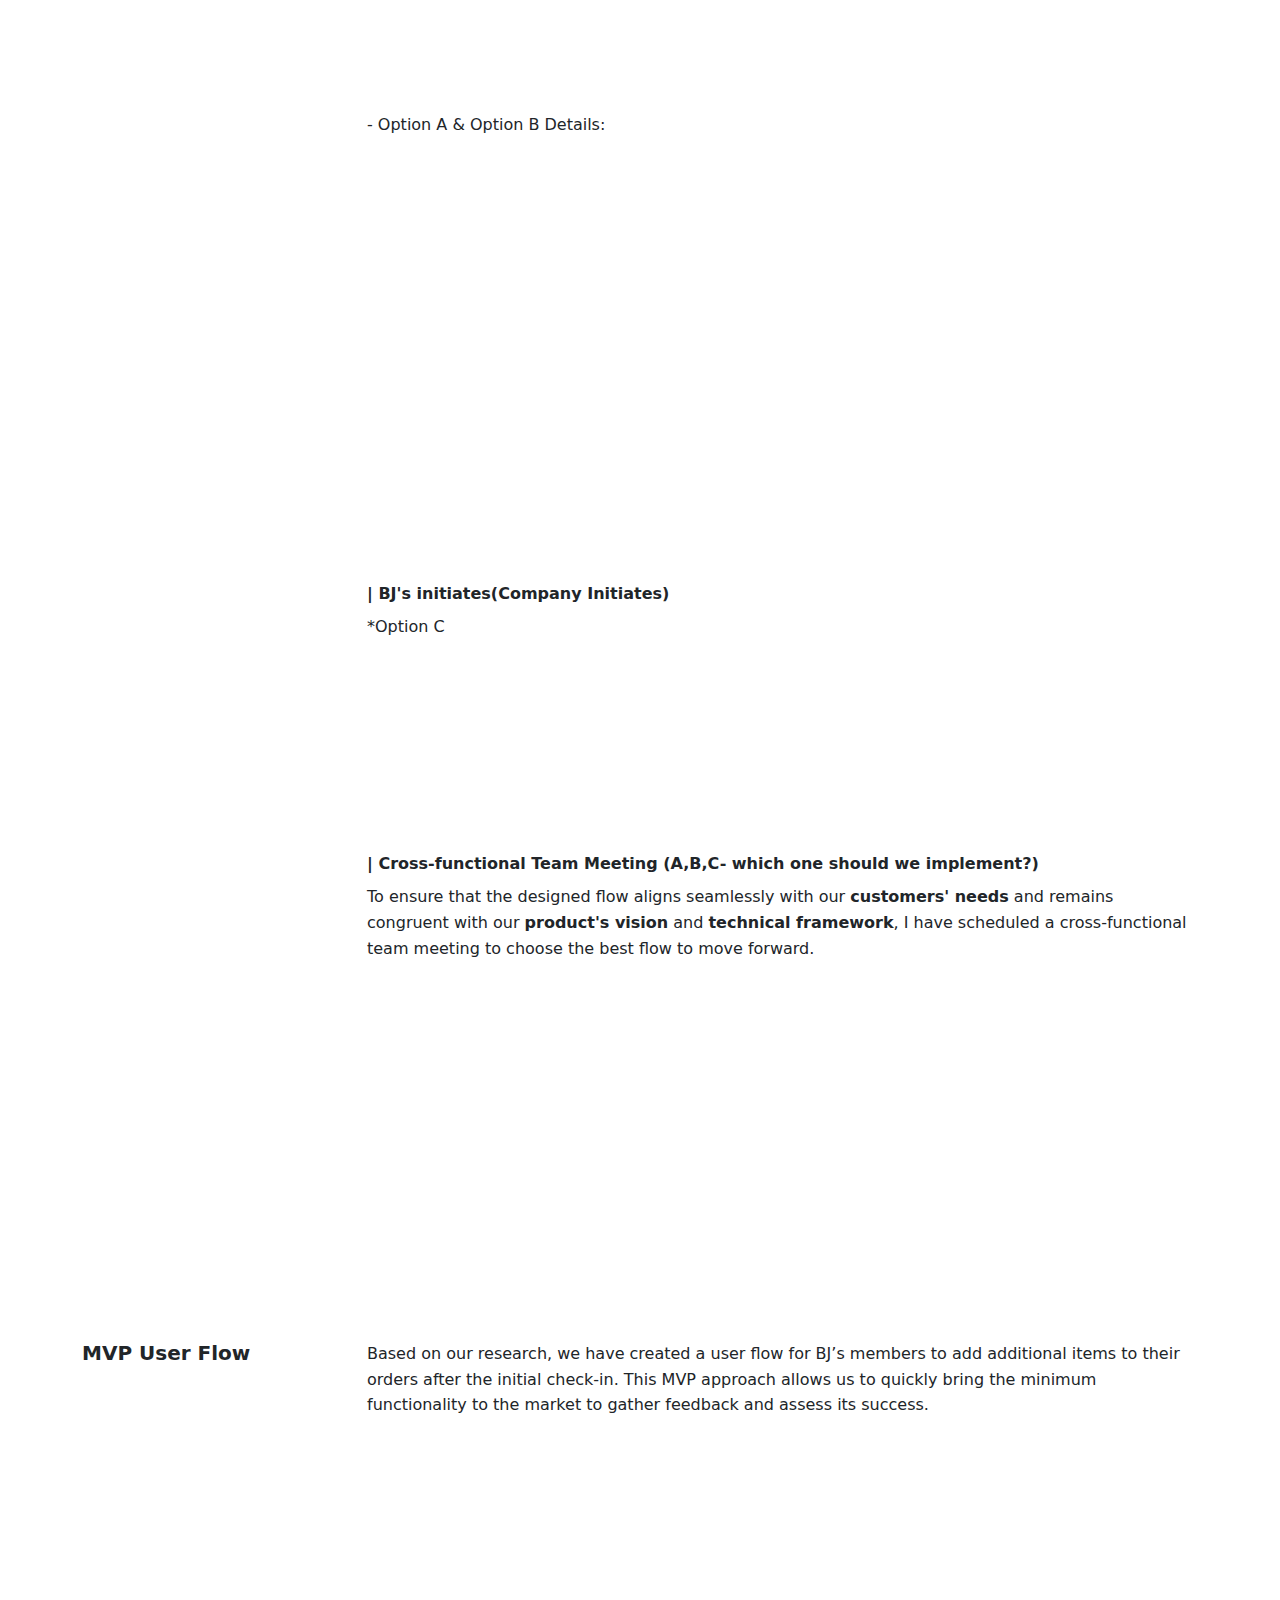
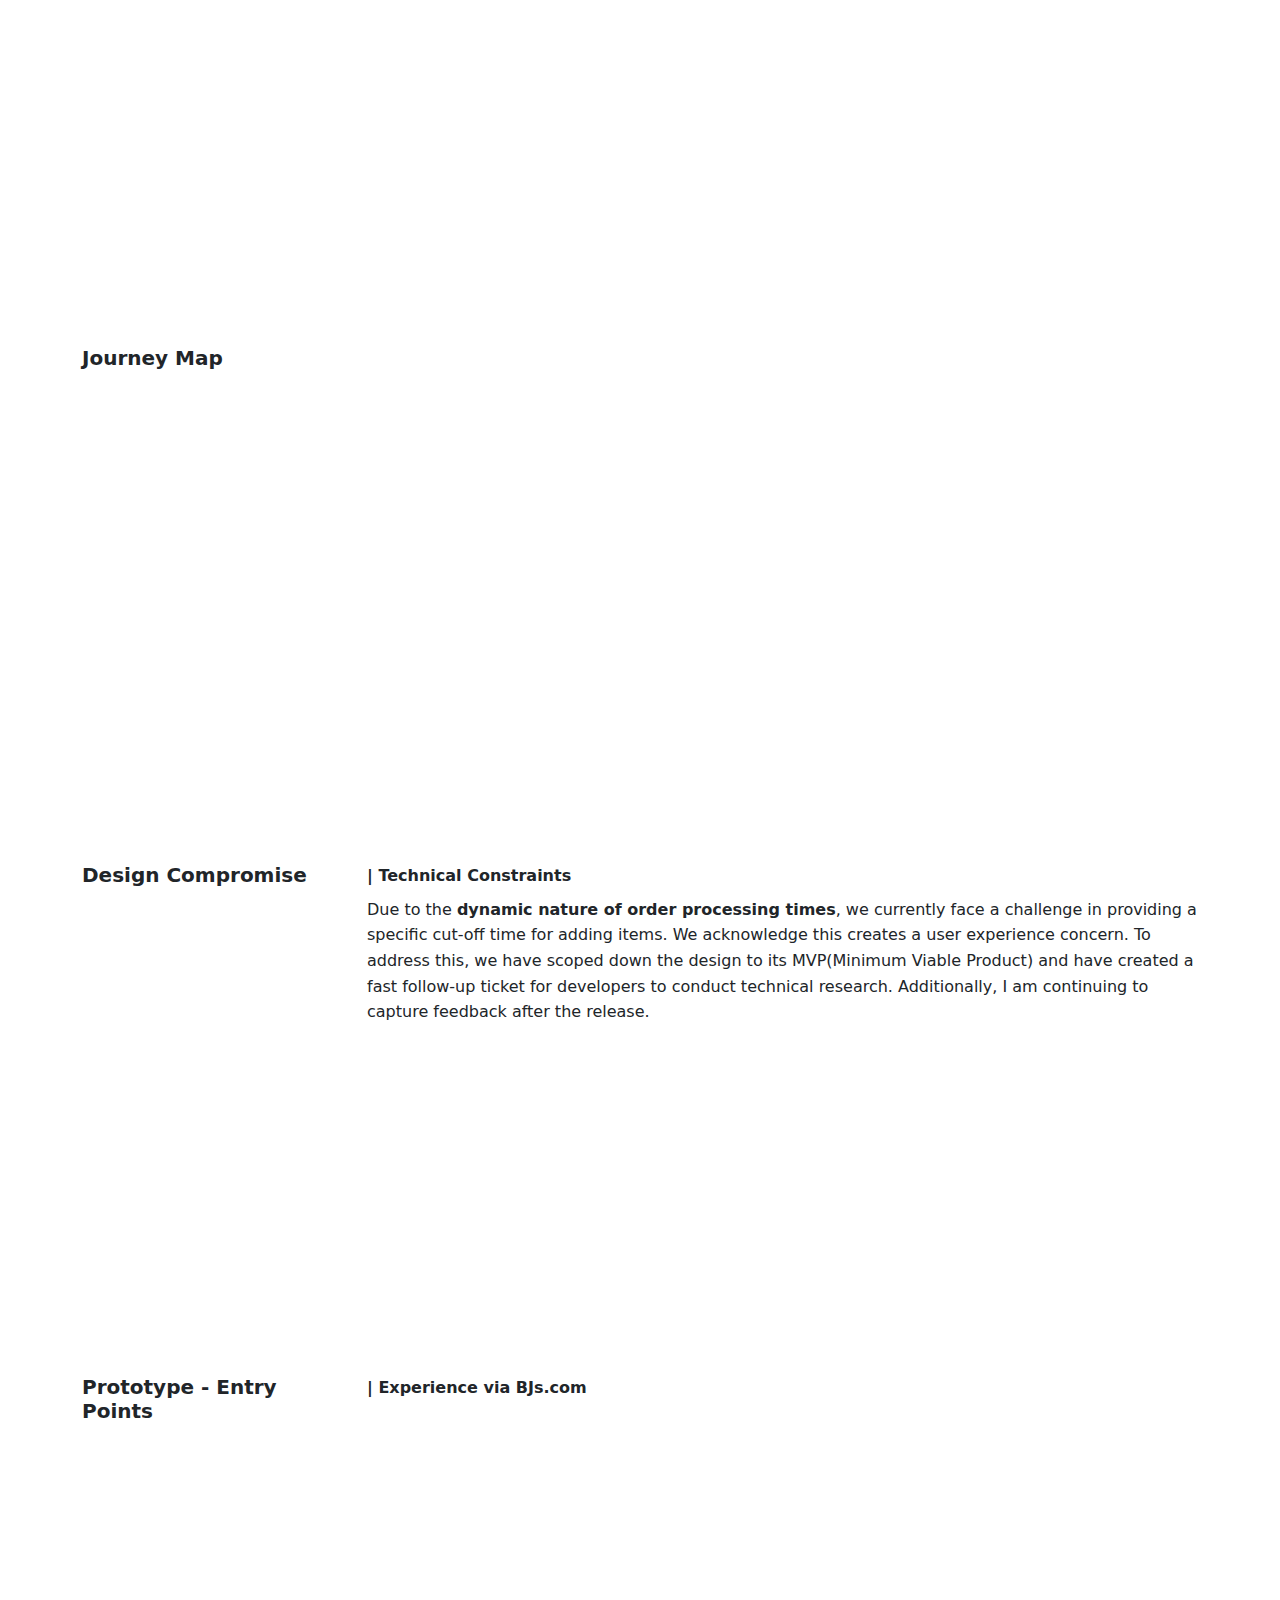
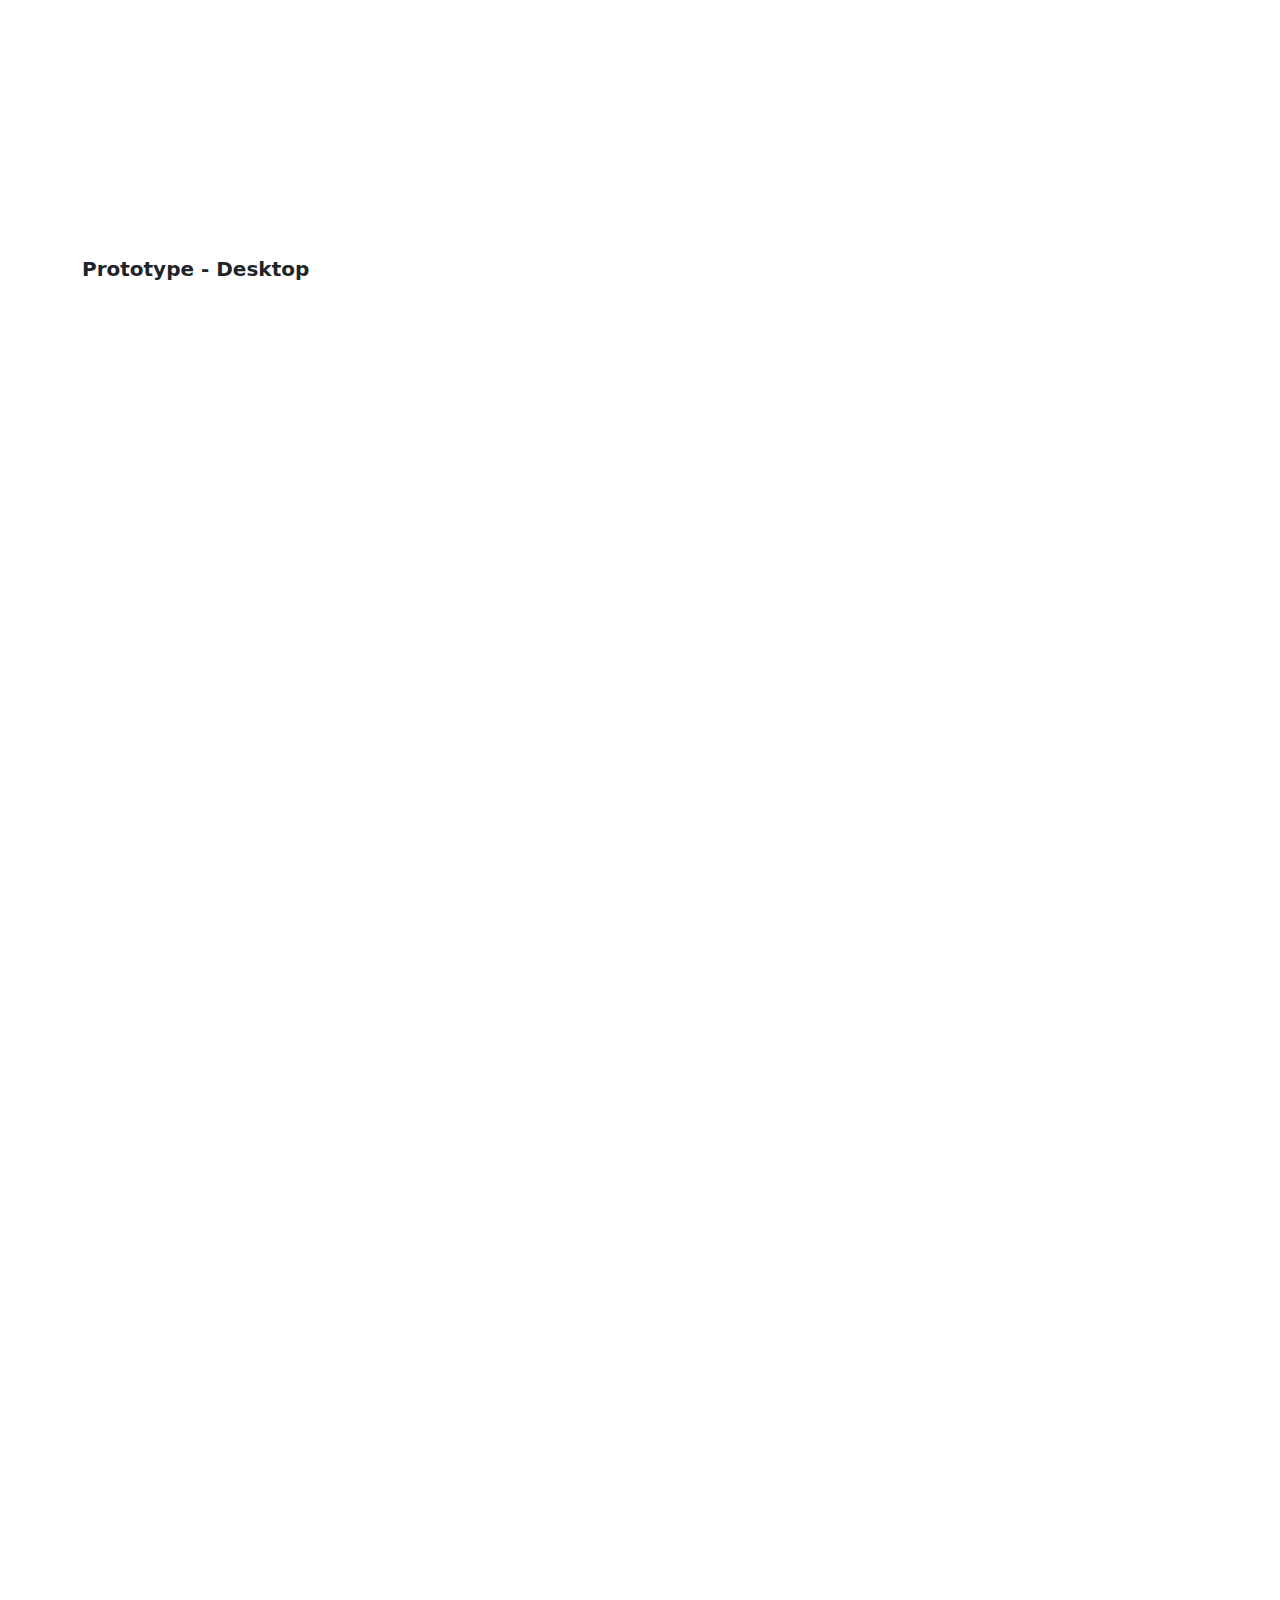
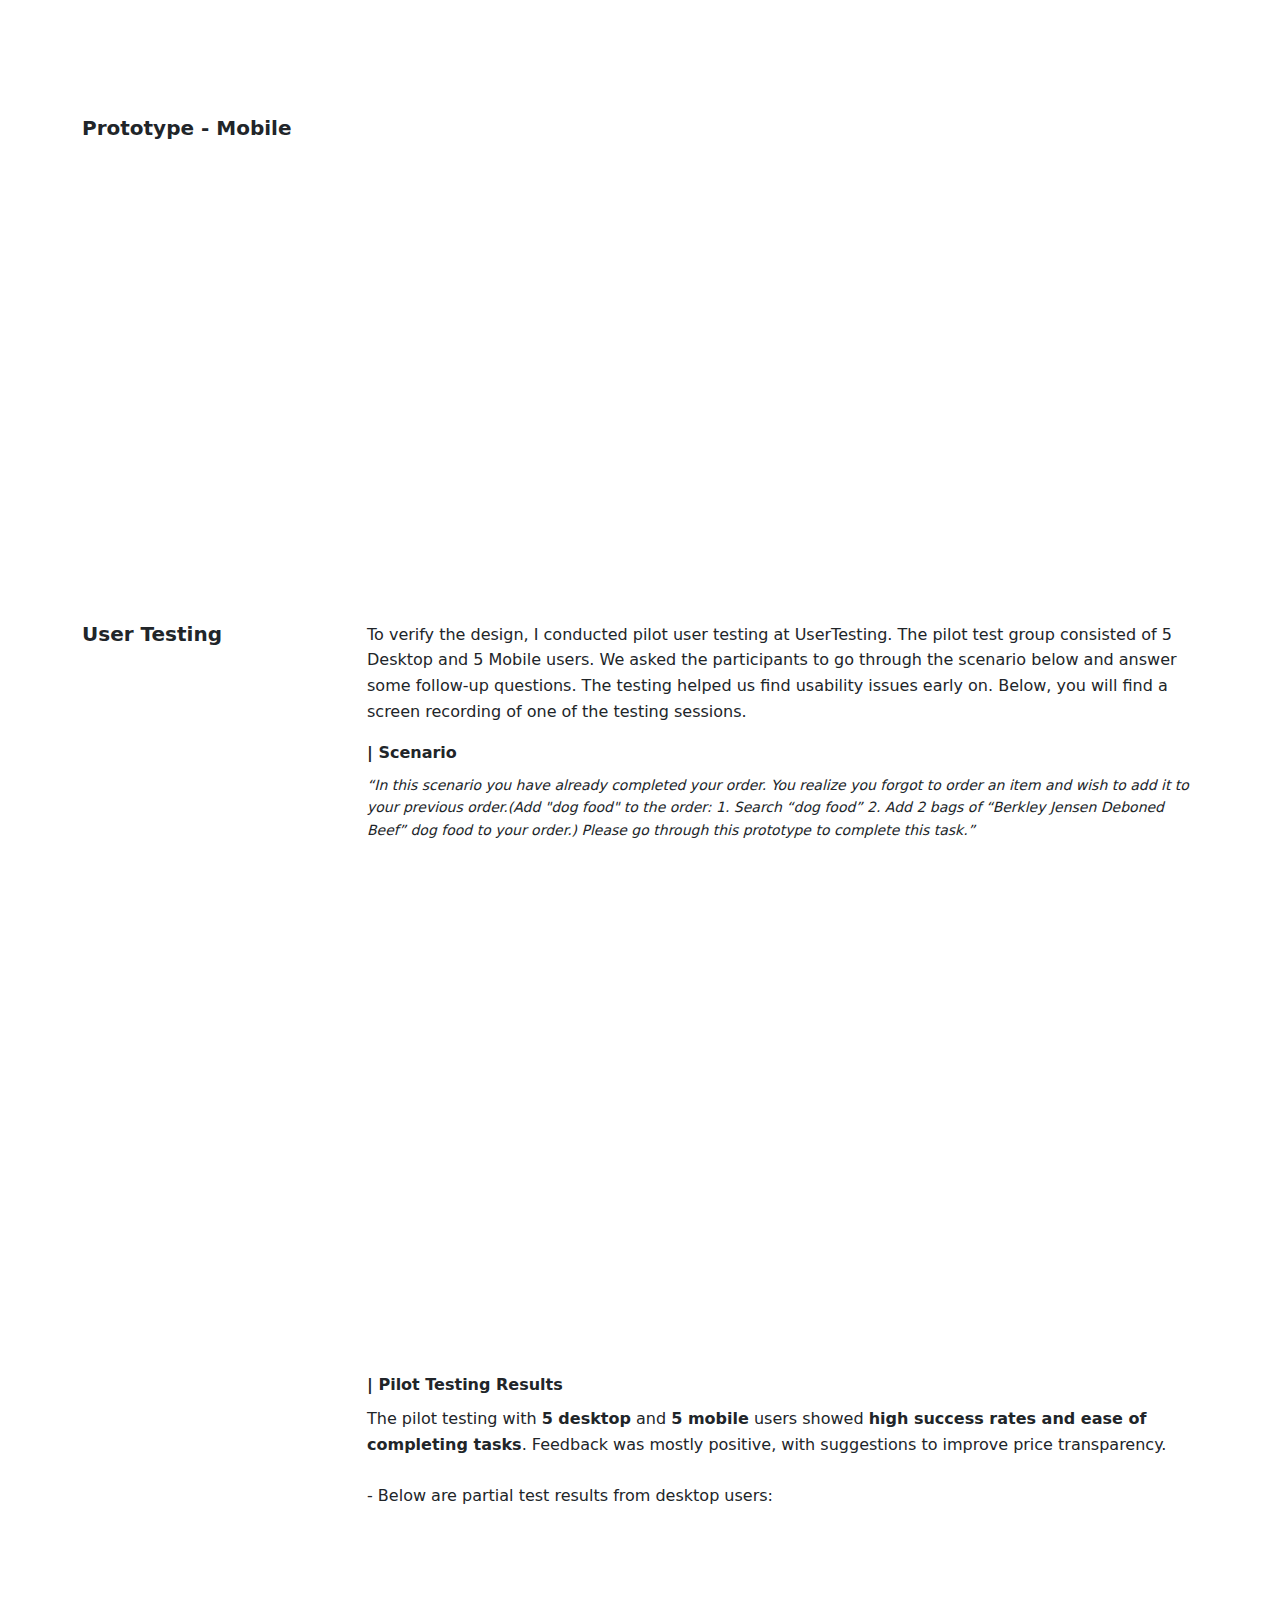
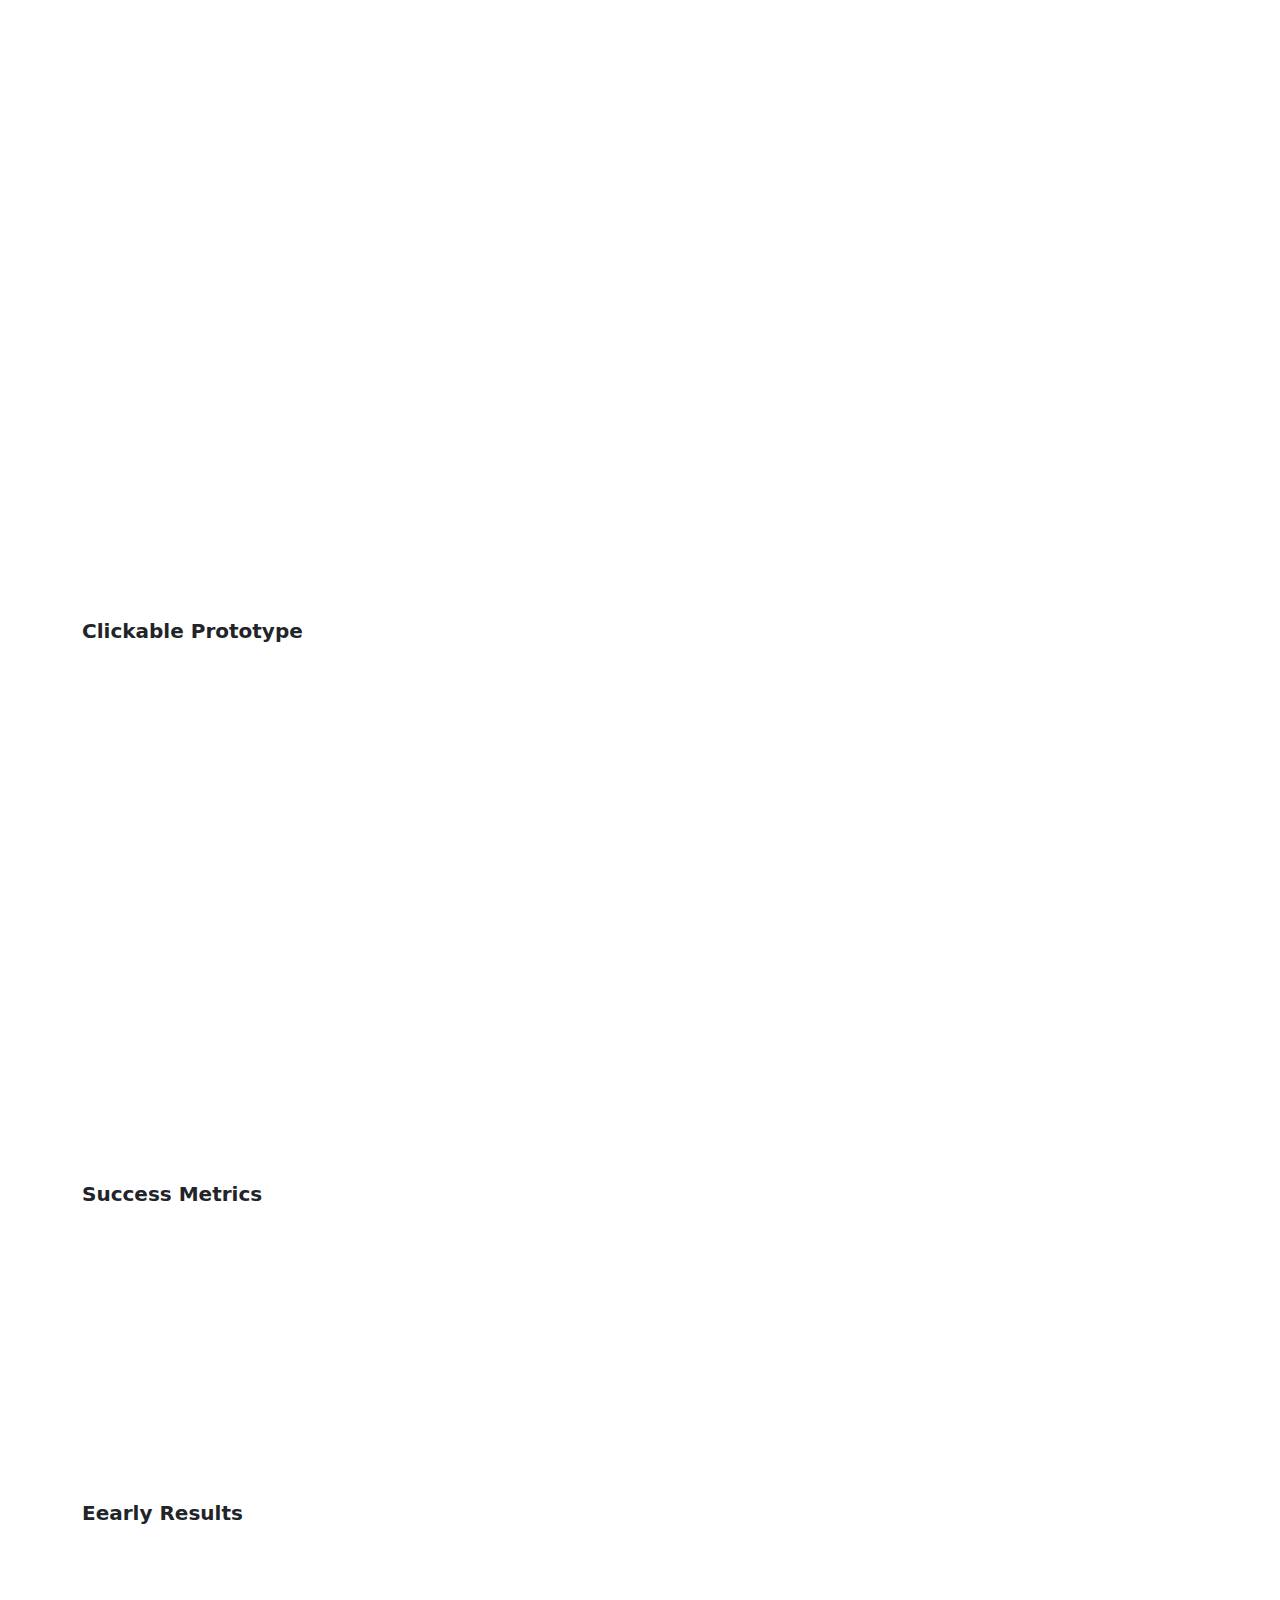
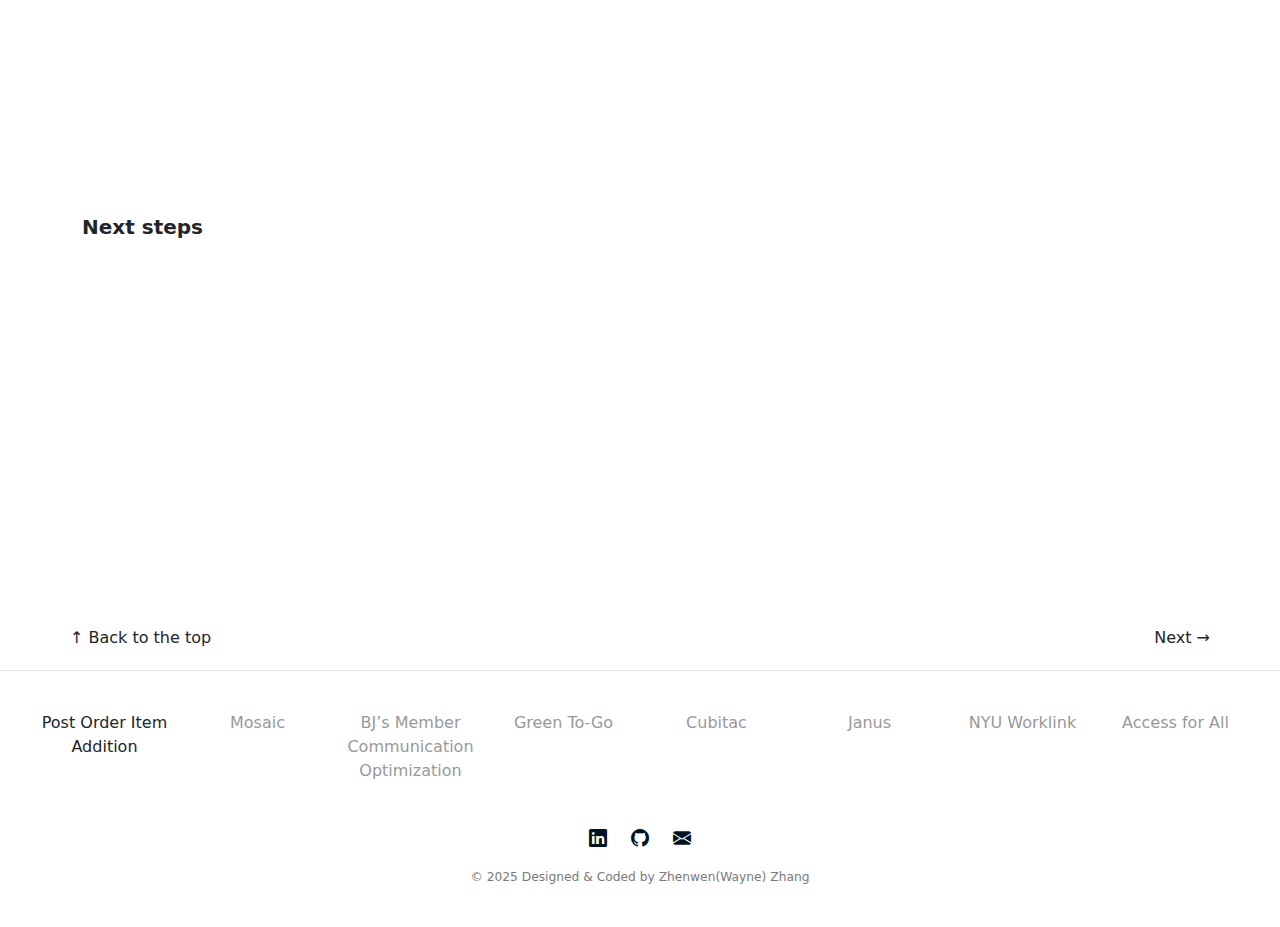
<file: postorder.html>
<!DOCTYPE html>
<html lang="en">
  <head>
    <meta charset="UTF-8" />
    <meta name="viewport" content="width=device-width, initial-scale=1.0" />
    <title>Post Order Item Addition</title>
    <link
      href="https://cdn.jsdelivr.net/npm/bootstrap@5.3.2/dist/css/bootstrap.min.css"
      rel="stylesheet"
    />
    <link
      href="https://fonts.googleapis.com/css2?family=Oswald:wght@700&display=swap"
      rel="stylesheet"
    />
    <link
      href="https://cdn.jsdelivr.net/npm/bootstrap-icons@1.10.5/font/bootstrap-icons.css"
      rel="stylesheet"
    />
    <link
      href="https://cdn.jsdelivr.net/npm/bootstrap-icons@1.10.5/font/bootstrap-icons.css"
      rel="stylesheet"
    />

    <link rel="icon" href="ASSETS/favicon.ico" type="image/x-icon" />
    <link rel="stylesheet" href="style.css" />
    <style></style>
  </head>

  <body>
    <header>
      <nav class="navbar navbar-expand-lg navbar-light">
        <div class="container px-5">
          <!-- Toggler button for mobile -->
          <button
            class="navbar-toggler"
            type="button"
            data-bs-toggle="collapse"
            data-bs-target="#navbarNav"
            aria-controls="navbarNav"
            aria-expanded="false"
            aria-label="Toggle navigation"
          >
            <span class="navbar-toggler-icon"></span>
          </button>

          <!-- Collapsible menu -->
          <div
            class="collapse navbar-collapse justify-content-end"
            id="navbarNav"
          >
            <ul class="navbar-nav d-flex align-items-center">
              <li class="nav-item">
                <a class="nav-link" href="projects.html">PROJECTS</a>
              </li>
              <li class="nav-item">
                <a class="nav-link" href="playground.html">PLAY</a>
              </li>
              <li class="nav-item">
                <a class="nav-link" href="aboutme.html">ABOUT</a>
              </li>
              <li class="nav-item">
                <a
                  class="nav-link"
                  href="https://drive.google.com/file/d/1EZ1WCjLxjwkig_V0xg7froXCYlXM40cn/view?usp=sharing"
                  target="_blank"
                  >RESUME</a
                >
              </li>

              <li class="nav-item d-flex align-items-center">
                <a class="nav-link p-0" href="index.html">
                  <img
                    src="/assets/logo.svg"
                    alt="Logo"
                    width="60"
                    height="60"
                  />
                </a>
              </li>
            </ul>
          </div>
        </div>
      </nav>
    </header>

    <!-- Hero Section -->
    <section class="hero-banner">
      <div class="container">
        <img
          src="/assets/Post Order Item Addition/cover_long.png"
          class="hero-img"
          alt="Post Order Item Addition"
        />
      </div>
    </section>

    <!-- Project Role -->
    <section class="bg-white pt-0 pb-4">
      <div class="container">
        <div class="row text-center hero-meta">
          <div class="col-md">
            <div class="meta-label">MY ROLE: UX Leader</div>
            <div class="meta-value">
              Research<br />Ideation<br />Prototyping<br />User Testing
            </div>
          </div>
          <div class="col-md">
            <div class="meta-label">Date</div>
            <div class="meta-value">
              Phase 1: Dec 2022 - May 2023
              <br />Phase 2: May 2023 - Now
            </div>
          </div>
          <div class="col-md">
            <div class="meta-label">Teams</div>
            <div class="meta-value">
              UX<br />Product<br />Engineering<br />Program
            </div>
          </div>
          <div class="col-md">
            <div class="meta-label">TOOLS</div>
            <div class="meta-value">
              Figma<br />Qualtrics<br />Baymard<br />UserTesting
            </div>
          </div>
        </div>
      </div>
    </section>

    <!-- Main Section -->
    <section class="container main-section">
      <div class="row">
        <!-- Background -->
        <div class="col-md-3">
          <h2 class="section-title">Project Overview</h2>
        </div>
        <div class="col-md-9">
          <div class="project-body">
            <p>
              Post Order Item Addition is a new feature at
              BJ’s.com(Desktop&Mobile) and BJ’s App that allows BJ’s members to
              <b>add items</b> to their placed orders that have not been
              fulfilled.
            </p>
            <p class="icon-bullet">| Instigation & Initiation</p>
            <img
              src="/assets/Post Order Item Addition/instigation_Initiation.png"
              class="project-img"
              alt="Instigation & Initiation"
            />
            <br />
            <p class="icon-bullet">| Problem Statement</p>
            <p>
              <b>Today, when BJ's members want</b> to add more items after
              placing an order, <b>they have to</b> place a new order by going
              through the entire process again.
              <b>This causes problems for</b> members <b>because</b> it requires
              them to pay an additional delivery fee.
              <b>This is important because</b> it leads to missed revenue
              opportunities for BJ's and a decline in member satisfaction.
            </p>
            <br />
            <p class="icon-bullet">| Target Audience</p>
            <p>
              BJ’s members who place Same-Day Delivery(SDD) and Buy Online
              Pick-up in Club(BOPIC) orders.
            </p>
            <img
              src="/assets/Post Order Item Addition/target_audience.png"
              class="project-img"
              alt="Target Audience"
              style="width: 25%; display: block; margin-left: 0"
            />

            <br />
            <br />
            <br />
          </div>
        </div>

        <!-- Design Process -->
        <div class="col-md-3">
          <h2 class="section-title">Design Process</h2>
        </div>
        <div class="col-md-9">
          <div class="project-body">
            <p>
              The diagram below outlines the Discovery process I followed for
              Post Order Additions, incorporating not only competitive research,
              but also end-to-end journey analysis and user testing with our
              members to understand if the experience is intuitive.
            </p>
            <img
              src="/assets/Post Order Item Addition/design_process.png"
              class="project-img"
              alt="Design Process"
            />
            <br />
            <br />
            <br />
          </div>
        </div>

        <!-- UX Research -->
        <div class="col-md-3">
          <h2 class="section-title">UX Research</h2>
        </div>
        <div class="col-md-9">
          <div class="project-body">
            <p class="icon-bullet">| Desk Research(Voice from BJ’s Members)</p>
            <p>
              We filtered all the BJ’s members’ feedback on Qualtrics regarding
              ‘Post order item addition’ from August 2022 to October 2022 in
              three different channels: SDD (Same-Day Delivery), BOPIC (Buy
              Online Pick-up Club), and STH (Ship to Home). We found that the
              majority of the feedback came from the SDD channel (50 pieces of
              feedback) and the BOPIC channel (14 pieces of feedback).
            </p>
            <img
              src="/assets/Post Order Item Addition/desk_research.png"
              class="project-img"
              alt="Desk Research"
            />
            <br />
            <p class="icon-bullet">| Survey</p>
            <p>
              To better understand our members, I conducted a follow-up survey
              in both the SDD and BOPIC channels. <br /><br />
              The survey indicates a strong interest in the ability to add items
              to orders post-checkout, with a majority of BJ’s members having
              experienced the situation of forgetting an item (SDD: 76.1%;
              BOPIC: 81.45%). Most members would prefer to add forgotten items
              shortly after the initial order and would typically only need to
              add a few items (1~3). <br /><br />

              - Here are the results for the BOPIC survey:
            </p>
            <ul class="custom-bullets">
              <li>Duration of survey: <b>3.5 weeks</b></li>
              <li>Responses received: <b>3,938</b></li>
            </ul>
            <img
              src="/assets/Post Order Item Addition/followup_survey.png"
              class="project-img"
              alt="survey"
            />

            <br />
            <br />
            <br />
          </div>
        </div>

        <!-- Competitors Analysis -->
        <h2 class="section-title">Competitors Analysis</h2>
        <div class="project-body">
          <img
            src="/assets/Post Order Item Addition/competitor_analysis.png"
            class="project-img"
            alt="Competitors Analysis"
          />
          <br />
          <br />
          <br />
        </div>

        <!-- User Flow Analysis -->
        <div class="col-md-3">
          <h2 class="section-title">User Flow Analysis</h2>
        </div>
        <div class="col-md-9">
          <div class="project-body">
            <p>
              After conducting a thorough competitor analysis, I've identified
              two predominant methods for adding items to existing orders:
            </p>
            <img
              src="/assets/Post Order Item Addition/initiates.png"
              class="project-img"
              alt="Initiates"
            />
            <br /><br />
            <p class="icon-bullet">
              | BJ's Member initiates(Custoner Initiates)
            </p>
            <p>*Option A & Option B</p>
            <img
              src="/assets/Post Order Item Addition/userflow_analysis1.png"
              class="project-img"
              alt="BJ's Member initiates"
            />
            <br />
            <p>- Option A & Option B Details:</p>
            <img
              src="/assets/Post Order Item Addition/userflow_analysis2.png"
              class="project-img"
              alt="OptionA & OptionB Deatils"
            />
            <br />
            <br />
            <p class="icon-bullet">| BJ's initiates(Company Initiates)</p>
            <p>*Option C</p>
            <img
              src="/assets/Post Order Item Addition/userflow_analysis3.png"
              class="project-img"
              alt="BJ's initiates"
            />
            <br /><br />
            <p class="icon-bullet">
              | Cross-functional Team Meeting (A,B,C- which one should we
              implement?)
            </p>
            <p>
              To ensure that the designed flow aligns seamlessly with our
              <b>customers' needs</b> and remains congruent with our
              <b>product's vision</b> and <b>technical framework</b>, I have
              scheduled a cross-functional team meeting to choose the best flow
              to move forward.
            </p>
            <img
              src="/assets/Post Order Item Addition/team_meeting.png"
              class="project-img"
              alt="Cross-functional Team Meeting"
            />
            <br />
            <br />
            <br />
          </div>
        </div>

        <!-- MVP User Flow -->
        <div class="col-md-3">
          <h2 class="section-title">MVP User Flow</h2>
        </div>
        <div class="col-md-9">
          <div class="project-body">
            <p>
              Based on our research, we have created a user flow for BJ’s
              members to add additional items to their orders after the initial
              check-in. This MVP approach allows us to quickly bring the minimum
              functionality to the market to gather feedback and assess its
              success.
            </p>
            <br />
            <img
              src="/assets/Post Order Item Addition/userflow_mvp.png"
              class="project-img"
              alt="MVP User Flow"
            />
            <br />
            <br />
            <br />
            <br />
          </div>
        </div>

        <!-- Journey Map -->
        <div class="col-md-3">
          <h2 class="section-title">Journey Map</h2>
        </div>
        <div class="col-md-9">
          <div class="project-body">
            <img
              src="/assets/Post Order Item Addition/journey_map.png"
              class="project-img"
              alt="Journey Map"
            />
            <br />
            <br />
            <br />
          </div>
        </div>

        <!-- Design Compromise -->
        <div class="col-md-3">
          <h2 class="section-title">Design Compromise</h2>
        </div>
        <div class="col-md-9">
          <div class="project-body">
            <p class="icon-bullet">| Technical Constraints</p>
            <p>
              Due to the <b>dynamic nature of order processing times</b>, we
              currently face a challenge in providing a specific cut-off time
              for adding items. We acknowledge this creates a user experience
              concern. To address this, we have scoped down the design to its
              MVP(Minimum Viable Product) and have created a fast follow-up
              ticket for developers to conduct technical research. Additionally,
              I am continuing to capture feedback after the release.
            </p>
            <img
              src="/assets/Post Order Item Addition/design_compromise.png"
              class="project-img"
              alt="Design Compromise"
            />
            <br />
            <br />
            <br />
          </div>
        </div>

        <!-- Prototype - Entry Points -->
        <div class="col-md-3">
          <h2 class="section-title">Prototype - Entry Points</h2>
        </div>
        <div class="col-md-9">
          <div class="project-body">
            <p class="icon-bullet">| Experience via BJs.com</p>
            <img
              src="/assets/Post Order Item Addition/entry_points.png"
              class="project-img"
              alt="Entry Points"
            />
            <br />
            <br />
            <br />
          </div>
        </div>

        <!-- Prototype - Desktop -->
        <div class="col-md-3">
          <h2 class="section-title">Prototype - Desktop</h2>
        </div>
        <div class="col-md-9">
          <div class="project-body">
            <img
              src="/assets/Post Order Item Addition/prototype1.png"
              class="project-img"
              alt="prototype1"
            />
            <br /><br />
            <img
              src="/assets/Post Order Item Addition/prototype2.png"
              class="project-img"
              alt="prototype2"
            />
            <br /><br />
            <img
              src="/assets/Post Order Item Addition/prototype3.png"
              class="project-img"
              alt="prototype3"
            />
            <br />
            <br />
            <br />
            <br />
          </div>
        </div>

        <!-- Prototype - Mobile -->
        <div class="col-md-3">
          <h2 class="section-title">Prototype - Mobile</h2>
        </div>
        <div class="col-md-9">
          <div class="project-body">
            <img
              src="/assets/Post Order Item Addition/mobile_prototype.png"
              class="project-img"
              alt="Prototype - Mobile"
            />
            <br />
            <br />
            <br />
            <br />
          </div>
        </div>

        <!-- User Testing -->
        <div class="col-md-3">
          <h2 class="section-title">User Testing</h2>
        </div>
        <div class="col-md-9">
          <div class="project-body">
            <p>
              To verify the design, I conducted pilot user testing at
              UserTesting. The pilot test group consisted of 5 Desktop and 5
              Mobile users. We asked the participants to go through the scenario
              below and answer some follow-up questions. The testing helped us
              find usability issues early on. Below, you will find a screen
              recording of one of the testing sessions.
            </p>
            <p class="icon-bullet">| Scenario</p>
            <p style="font-size: 14px">
              <i
                >“In this scenario you have already completed your order. You
                realize you forgot to order an item and wish to add it to your
                previous order.(Add "dog food" to the order: 1. Search “dog
                food” 2. Add 2 bags of “Berkley Jensen Deboned Beef” dog food to
                your order.) Please go through this prototype to complete this
                task.”
              </i>
            </p>

            <div
              style="
                position: relative;
                padding-bottom: 56.25%;
                height: 0;
                overflow: hidden;
                max-width: 100%;
                margin: 0;
              "
            >
              <iframe
                src="https://player.vimeo.com/video/908069074?title=0&amp;byline=0&amp;portrait=0&amp;badge=0&amp;autopause=0&amp;player_id=0&amp;app_id=58479"
                style="
                  position: absolute;
                  top: 0;
                  left: 0;
                  width: 100%;
                  height: 100%;
                "
                frameborder="0"
                allow="autoplay; fullscreen; picture-in-picture; clipboard-write; encrypted-media; web-share"
                referrerpolicy="strict-origin-when-cross-origin"
                title="User Testing"
              ></iframe>
            </div>
            <br /><br />
            <p class="icon-bullet">| Pilot Testing Results</p>
            <p>
              The pilot testing with <b>5 desktop</b> and <b>5 mobile</b> users
              showed <b>high success rates and ease of completing tasks</b>.
              Feedback was mostly positive, with suggestions to improve price
              transparency. <br /><br />
              - Below are partial test results from desktop users:
            </p>
            <img
              src="/assets/Post Order Item Addition/pilottesting_results.png"
              class="project-img"
              alt="Pilot Testing Results"
            />

            <br />
            <br />
            <br />
            <br />
          </div>
        </div>

        <!-- Clickable Prototype -->
        <div class="col-md-3">
          <h2 class="section-title">Clickable Prototype</h2>
        </div>
        <div class="col-md-9">
          <div class="project-body">
            <div
              style="
                position: relative;
                padding-bottom: 56.25%;
                height: 0;
                overflow: hidden;
                max-width: 100%;
                margin: 0;
              "
            >
              <iframe
                src="https://www.figma.com/embed?embed_host=share&url=https://www.figma.com/proto/1UOKvWo0nKpoOnILXHD1Tg/Post-Order-Item-Addition?kind=proto&node-id=572-54109&page-id=572%3A52850&scaling=scale-down-width&starting-point-node-id=572%3A54109&t=UnR8O1l6oNNC"
                style="
                  position: absolute;
                  top: 0;
                  left: 0;
                  width: 100%;
                  height: 600px;
                "
                frameborder="0"
                allow="autoplay; fullscreen; picture-in-picture; clipboard-write; encrypted-media; web-share"
                referrerpolicy="strict-origin-when-cross-origin"
                title="Clickable Prototype"
              ></iframe>
            </div>
            <br />
            <br />
            <br />
            <br />
          </div>
        </div>

        <!-- Success Metrics -->
        <div class="col-md-3">
          <h2 class="section-title">Success Metrics</h2>
        </div>
        <div class="col-md-9">
          <div class="project-body">
            <img
              src="/assets/Post Order Item Addition/success_metrics.png"
              class="project-img"
              alt="Success Metrics"
            />
            <br />
            <br />
            <br />
            <br />
          </div>
        </div>

        <!-- Eearly Results -->
        <div class="col-md-3">
          <h2 class="section-title">Eearly Results</h2>
        </div>
        <div class="col-md-9">
          <div class="project-body">
            <img
              src="/assets/Post Order Item Addition/early_results.png"
              class="project-img"
              alt="Eearly Results"
            />
            <br />
            <br />
            <br />
            <br />
          </div>
        </div>

        <!-- Next Steps -->
        <div class="col-md-3">
          <h2 class="section-title">Next steps</h2>
        </div>
        <div class="col-md-9">
          <div class="project-body">
            <img
              src="/assets/Post Order Item Addition/next_steps.png"
              class="project-img"
              alt="Next Steps"
            />
            <br />
            <br />
            <br />
            <br />
          </div>
        </div>
      </div>
    </section>

    <!-- Bottom Menu -->
    <!-- Navigation links above the line -->

    <div
      class="container-fluid bottomnav-links d-flex justify-content-between align-items-center"
    >
      <a href="#top" class="left-link" onclick="scrollToTop()"
        >↑ Back to the top</a
      >
      <a href="https://google.com" target="_blank" class="right-link">Next →</a>
    </div>

    <!-- Bottom project menu -->

    <div class="container-fluid bottom-menu">
      <div class="row text-center">
        <div class="col-12 col-md-3 col-lg-1-5 mb-2">
          <a
            href="postorder.html"
            class="bottomproject-link"
            style="color: #212529"
            >Post Order Item Addition</a
          >
        </div>

        <div class="col-12 col-md-3 col-lg-1-5 mb-2">
          <a href="mosaic.html" class="bottomproject-link">Mosaic</a>
        </div>

        <div class="col-12 col-md-3 col-lg-1-5 mb-2">
          <a href="communication.html" class="bottomproject-link"
            ><b>BJ’s Member Communication Optimization</b></a
          >
        </div>

        <div class="col-12 col-md-3 col-lg-1-5 mb-2">
          <a href="greentogo.html" class="bottomproject-link">Green To-Go</a>
        </div>

        <div class="col-12 col-md-3 col-lg-1-5 mb-2">
          <a href="cubitac.html" class="bottomproject-link">Cubitac</a>
        </div>

        <div class="col-12 col-md-3 col-lg-1-5 mb-2">
          <a href="janus.html" class="bottomproject-link">Janus</a>
        </div>

        <div class="col-12 col-md-3 col-lg-1-5 mb-2">
          <a href="worklink.html" class="bottomproject-link">NYU Worklink</a>
        </div>

        <div class="col-12 col-md-3 col-lg-1-5 mb-2">
          <a href="accessforall.html" class="bottomproject-link"
            >Access for All</a
          >
        </div>
      </div>
    </div>

    <!-- Footer -->
    <footer class="text-center py-4">
      <div class="social-links">
        <a
          href="https://www.linkedin.com/in/uxwayne/"
          aria-label="LinkedIn"
          target="_blank"
          rel="noopener noreferrer"
          style="font-size: 18px"
          ><i class="bi bi-linkedin"></i
        ></a>
        <a
          href="https://github.com/requiemleaf"
          aria-label="Github"
          target="_blank"
          rel="noopener noreferrer"
          style="font-size: 18px"
          ><i class="bi bi-github"></i
        ></a>
        <a
          href="mailto:wayne11373@gmail.com"
          class="text-decoration-none"
          aria-label="Email"
          style="font-size: 18px"
        >
          <i class="bi bi-envelope-fill"></i>
        </a>
      </div>
      <p class="mt-3 small" style="color: #7a7a7a">
        © 2025 Designed & Coded by Zhenwen(Wayne) Zhang
      </p>
    </footer>

    <script src="https://cdn.jsdelivr.net/npm/bootstrap@5.3.0/dist/js/bootstrap.bundle.min.js"></script>
    <script src="scroll-reveal.js"></script>
    <!-- Scroll to top script -->
    <script>
      function scrollToTop() {
        window.scrollTo({ top: 0, behavior: "smooth" });
      }
    </script>
  </body>
</html>
</file>
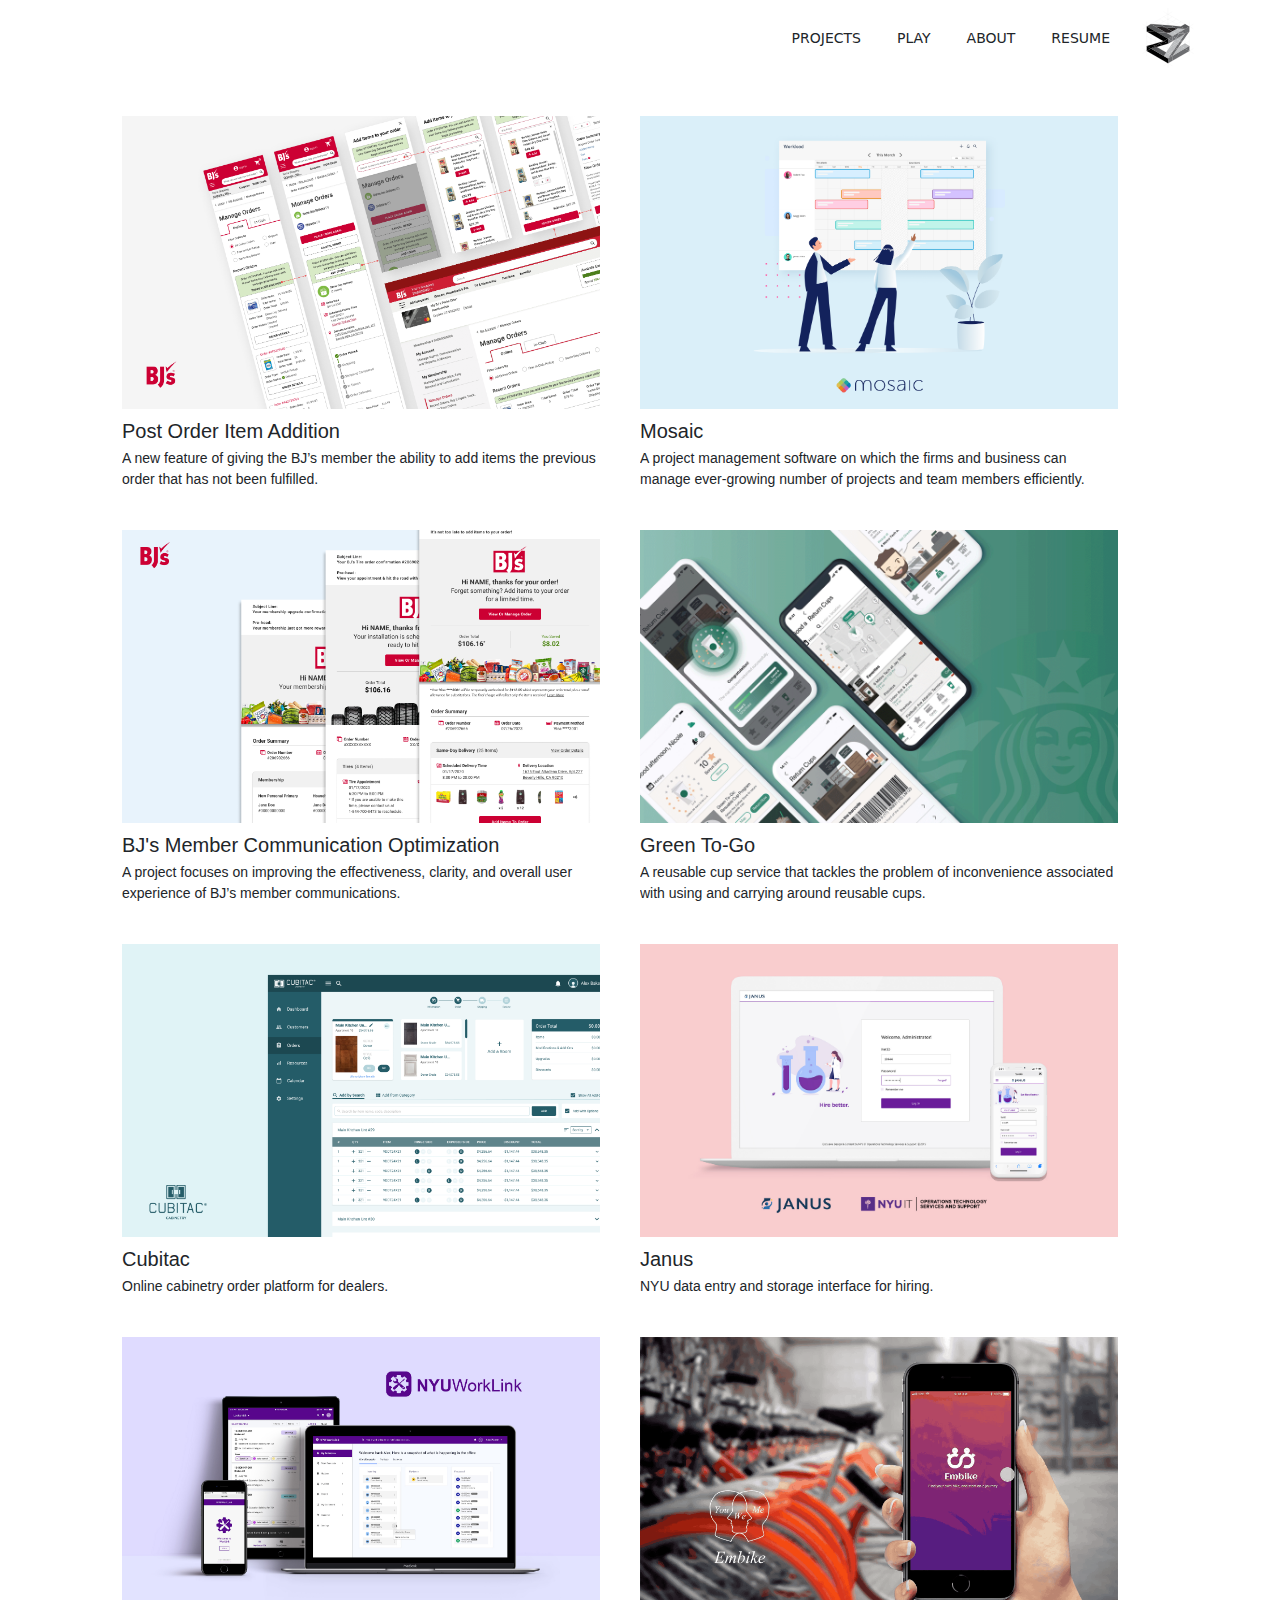
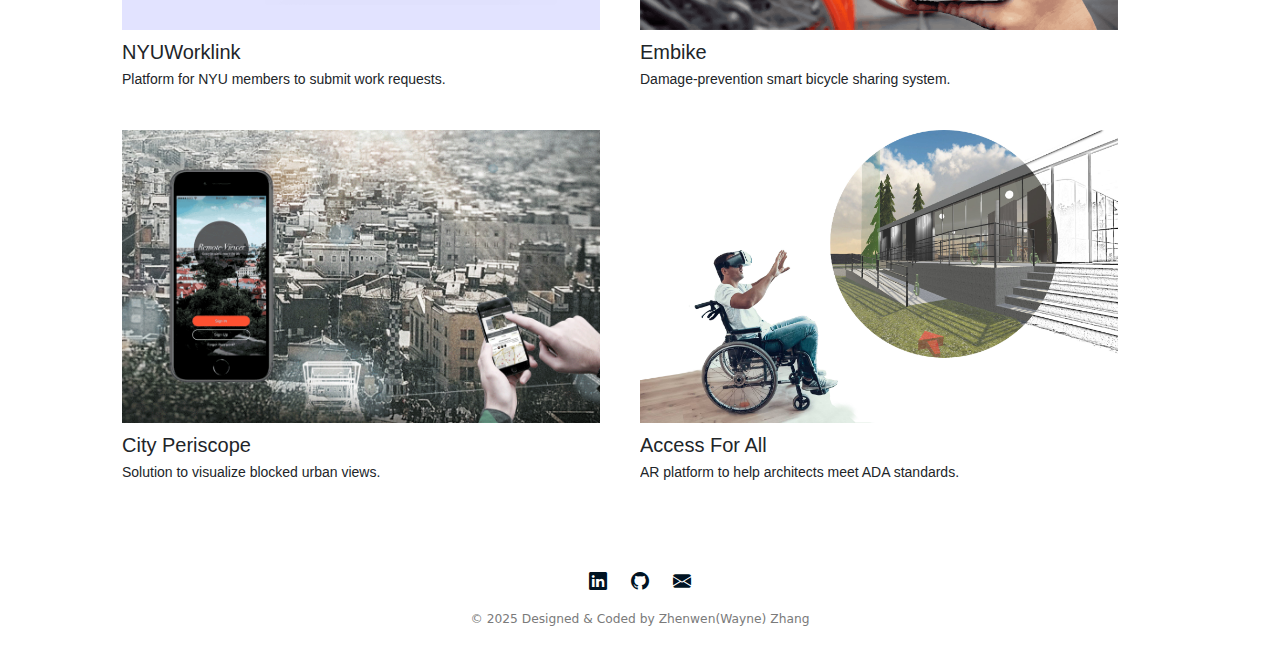
<file: projects.html>
<!DOCTYPE html>
<html lang="en">
  <head>
    <meta charset="UTF-8" />
    <meta name="viewport" content="width=device-width, initial-scale=1.0" />
    <title>My Projects</title>
    <link rel="icon" href="/assets/favicon.ico" type="image/x-icon" />
    <link
      href="https://cdn.jsdelivr.net/npm/bootstrap@5.3.2/dist/css/bootstrap.min.css"
      rel="stylesheet"
    />
    <link
      href="https://fonts.googleapis.com/css2?family=Oswald:wght@700&display=swap"
      rel="stylesheet"
    />
    <link
      href="https://cdn.jsdelivr.net/npm/bootstrap-icons@1.10.5/font/bootstrap-icons.css"
      rel="stylesheet"
    />
    <link
      href="https://cdn.jsdelivr.net/npm/bootstrap-icons@1.10.5/font/bootstrap-icons.css"
      rel="stylesheet"
    />
    <link rel="stylesheet" href="style.css" />
  </head>

  <body>
    <!-- Header -->
    <header>
      <nav class="navbar navbar-expand-lg navbar-light">
        <div class="container">
          <button
            class="navbar-toggler"
            type="button"
            data-bs-toggle="collapse"
            data-bs-target="#navbarNav"
            aria-controls="navbarNav"
            aria-expanded="false"
            aria-label="Toggle navigation"
          >
            <span class="navbar-toggler-icon"></span>
          </button>
          <div
            class="collapse navbar-collapse justify-content-end"
            id="navbarNav"
          >
            <ul class="navbar-nav d-flex align-items-center">
              <li class="nav-item">
                <a class="nav-link" href="projects.html">PROJECTS</a>
              </li>
              <li class="nav-item">
                <a class="nav-link" href="playground.html">PLAY</a>
              </li>
              <li class="nav-item">
                <a class="nav-link" href="aboutme.html">ABOUT</a>
              </li>
              <li class="nav-item">
                <a
                  class="nav-link"
                  href="https://drive.google.com/file/d/1EZ1WCjLxjwkig_V0xg7froXCYlXM40cn/view?usp=sharing"
                  target="_blank"
                  >RESUME</a
                >
              </li>
              <li class="nav-item d-flex align-items-center">
                <a class="nav-link p-0" href="index.html">
                  <img
                    src="/assets/logo.svg"
                    alt="Logo"
                    width="60"
                    height="60"
                  />
                </a>
              </li>
            </ul>
          </div>
        </div>
      </nav>
    </header>

    <!-- Main Content -->
    <main>
      <div class="container">
        <!-- Projects -->
        <div class="projects" style="margin-top: 40px">
          <div class="project">
            <a href="postorder.html"
              ><img src="/assets/Home/cover_bjs_postorder.png" alt="Post Order"
            /></a>
            <h3><a href="postorder.html">Post Order Item Addition</a></h3>
            <p>
              <a href="postorder.html"
                >A new feature of giving the BJ’s member the ability to add
                items the previous order that has not been fulfilled.</a
              >
            </p>
          </div>

          <div class="project">
            <a href="mosaic.html"
              ><img src="/assets/Home/cover_mosaic.png" alt="Mosaic"
            /></a>
            <h3><a href="mosaic.html">Mosaic</a></h3>
            <p>
              <a href="mosaic.html"
                >A project management software on which the firms and business
                can manage ever-growing number of projects and team members
                efficiently.</a
              >
            </p>
          </div>

          <div class="project">
            <a href="communication.html"
              ><img src="./assets/Home/cover_bjs_communiation.png" alt="BJ's"
            /></a>
            <h3>
              <a href="communication.html"
                >BJ's Member Communication Optimization</a
              >
            </h3>
            <p>
              <a href="communication.html"
                >A project focuses on improving the effectiveness, clarity, and
                overall user experience of BJ’s member communications.</a
              >
            </p>
          </div>

          <div class="project">
            <a href="greentogo.html"
              ><img src="/assets/Home/cover_green_togo.gif" alt="Green To-Go"
            /></a>
            <h3><a href="greentogo.html">Green To-Go</a></h3>
            <p>
              <a href="greentogo.html"
                >A reusable cup service that tackles the problem of
                inconvenience associated with using and carrying around reusable
                cups.</a
              >
            </p>
          </div>

          <div class="project">
            <a href="cubitac.html"
              ><img src="/assets/Home/cover_cubitac.png" alt="Cubitac"
            /></a>
            <h3><a href="cubitac.html">Cubitac</a></h3>
            <p>
              <a href="cubitac.html"
                >Online cabinetry order platform for dealers.</a
              >
            </p>
          </div>

          <div class="project">
            <a href="janus.html"
              ><img src="/assets/Home/cover_janus.jpg" alt="Janus"
            /></a>
            <h3><a href="janus.html">Janus</a></h3>
            <p>
              <a href="janus.html"
                >NYU data entry and storage interface for hiring.</a
              >
            </p>
          </div>

          <div class="project">
            <a href="worklink.html"
              ><img src="/assets/Home/cover_worklink.jpg" alt="Worklink"
            /></a>
            <h3><a href="worklink.html">NYUWorklink</a></h3>
            <p>
              <a href="worklink.html"
                >Platform for NYU members to submit work requests.</a
              >
            </p>
          </div>

          <div class="project">
            <a href="embike.html"
              ><img src="/assets/Home/cover_embike.gif" alt="Embike"
            /></a>
            <h3><a href="embike.html">Embike</a></h3>
            <p>
              <a href="embike.html"
                >Damage-prevention smart bicycle sharing system.</a
              >
            </p>
          </div>

          <div class="project">
            <a href="periscope.html"
              ><img
                src="/assets/Home/cover_city_periscope.gif"
                alt="City Periscope"
            /></a>
            <h3><a href="periscope.html">City Periscope</a></h3>
            <p>
              <a href="periscope.html"
                >Solution to visualize blocked urban views.</a
              >
            </p>
          </div>

          <div class="project">
            <a href="accessforall.html"
              ><img src="/assets/Home/cover_vr.jpg" alt="Access for All"
            /></a>
            <h3><a href="accessforall.html">Access For All</a></h3>
            <p>
              <a href="accessforall.html"
                >AR platform to help architects meet ADA standards.</a
              >
            </p>
          </div>
        </div>
      </div>
    </main>

    <!-- Footer -->
    <footer class="text-center py-4">
      <div class="social-links">
        <a
          href="https://www.linkedin.com/in/uxwayne/"
          aria-label="LinkedIn"
          target="_blank"
          rel="noopener noreferrer"
          style="font-size: 18px"
          ><i class="bi bi-linkedin"></i
        ></a>
        <a
          href="https://github.com/requiemleaf"
          aria-label="Github"
          target="_blank"
          rel="noopener noreferrer"
          style="font-size: 18px"
          ><i class="bi bi-github"></i
        ></a>
        <a
          href="mailto:wayne11373@gmail.com"
          class="text-decoration-none"
          aria-label="Email"
          style="font-size: 18px"
        >
          <i class="bi bi-envelope-fill"></i>
        </a>
      </div>
      <p class="mt-3 small" style="color: #7a7a7a">
        © 2025 Designed & Coded by Zhenwen(Wayne) Zhang
      </p>
    </footer>

    <script src="https://cdn.jsdelivr.net/npm/bootstrap@5.3.2/dist/js/bootstrap.bundle.min.js"></script>
  </body>
</html>
</file>
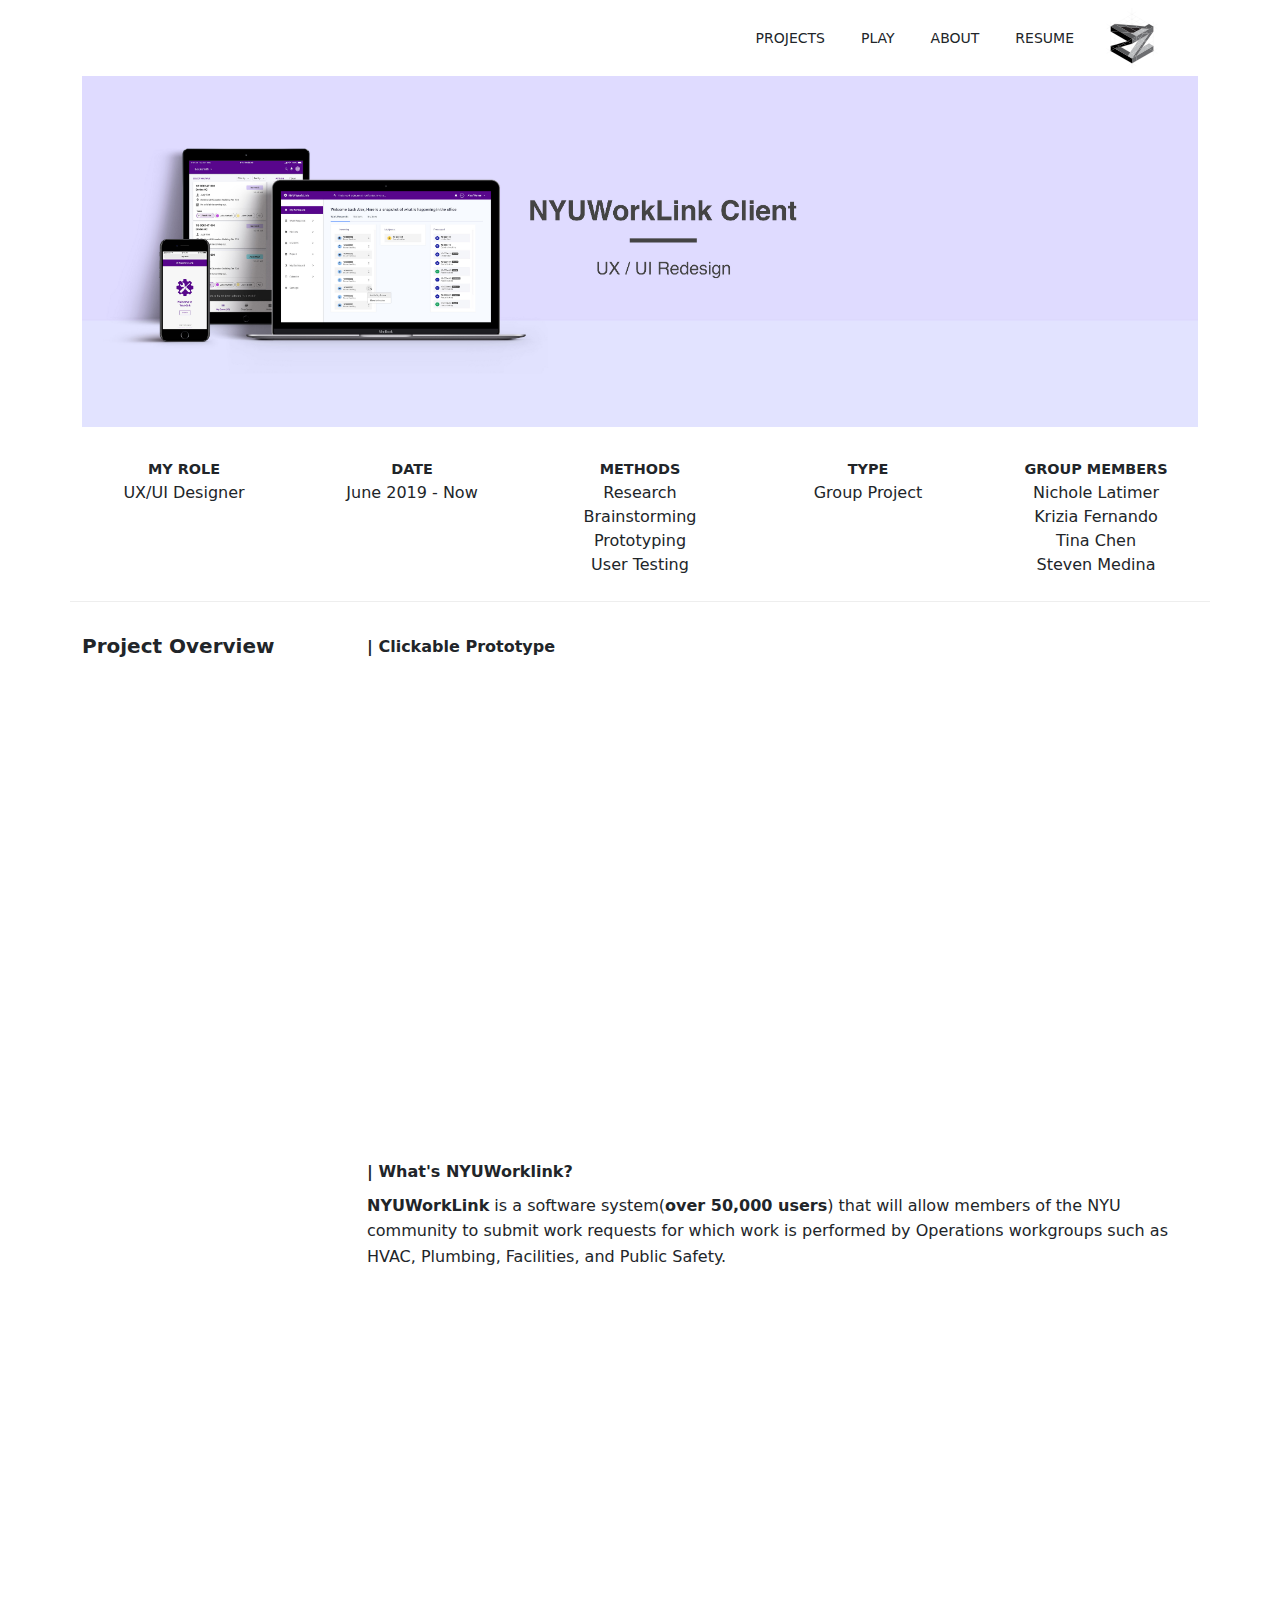
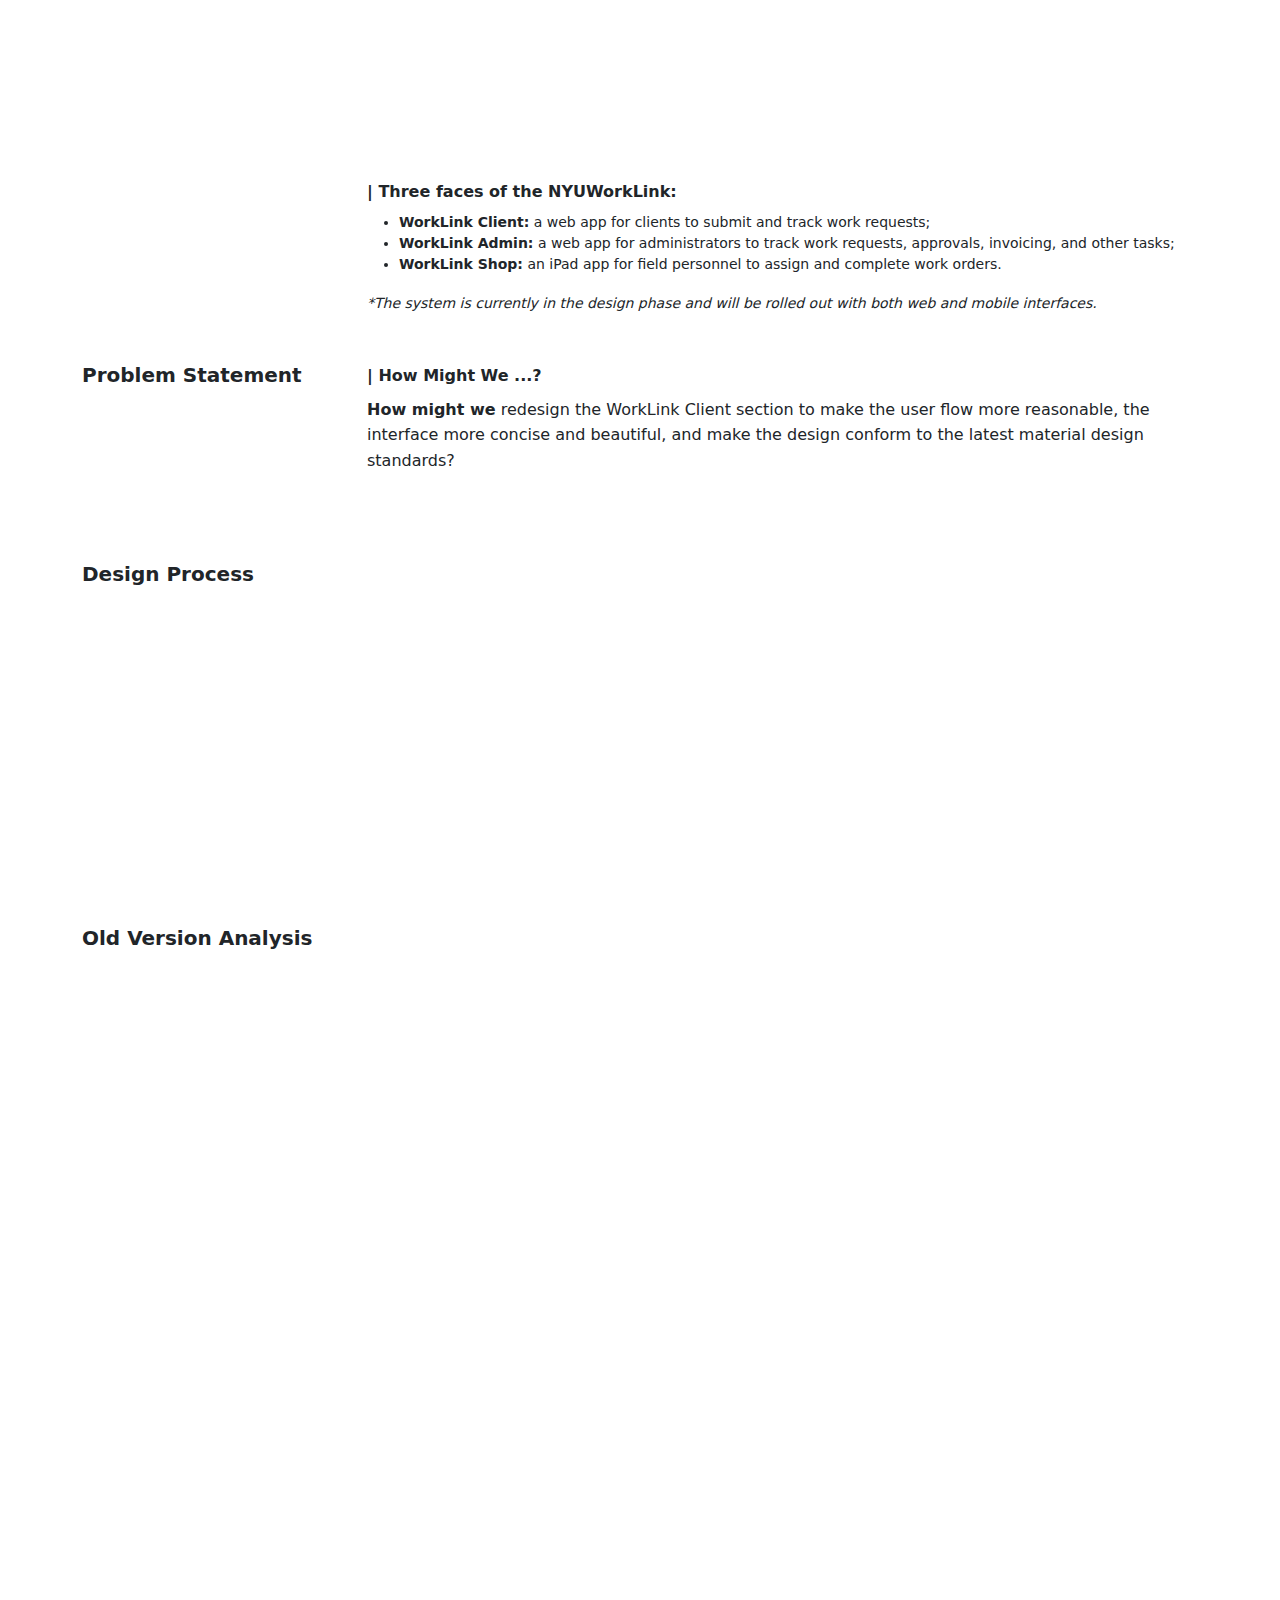
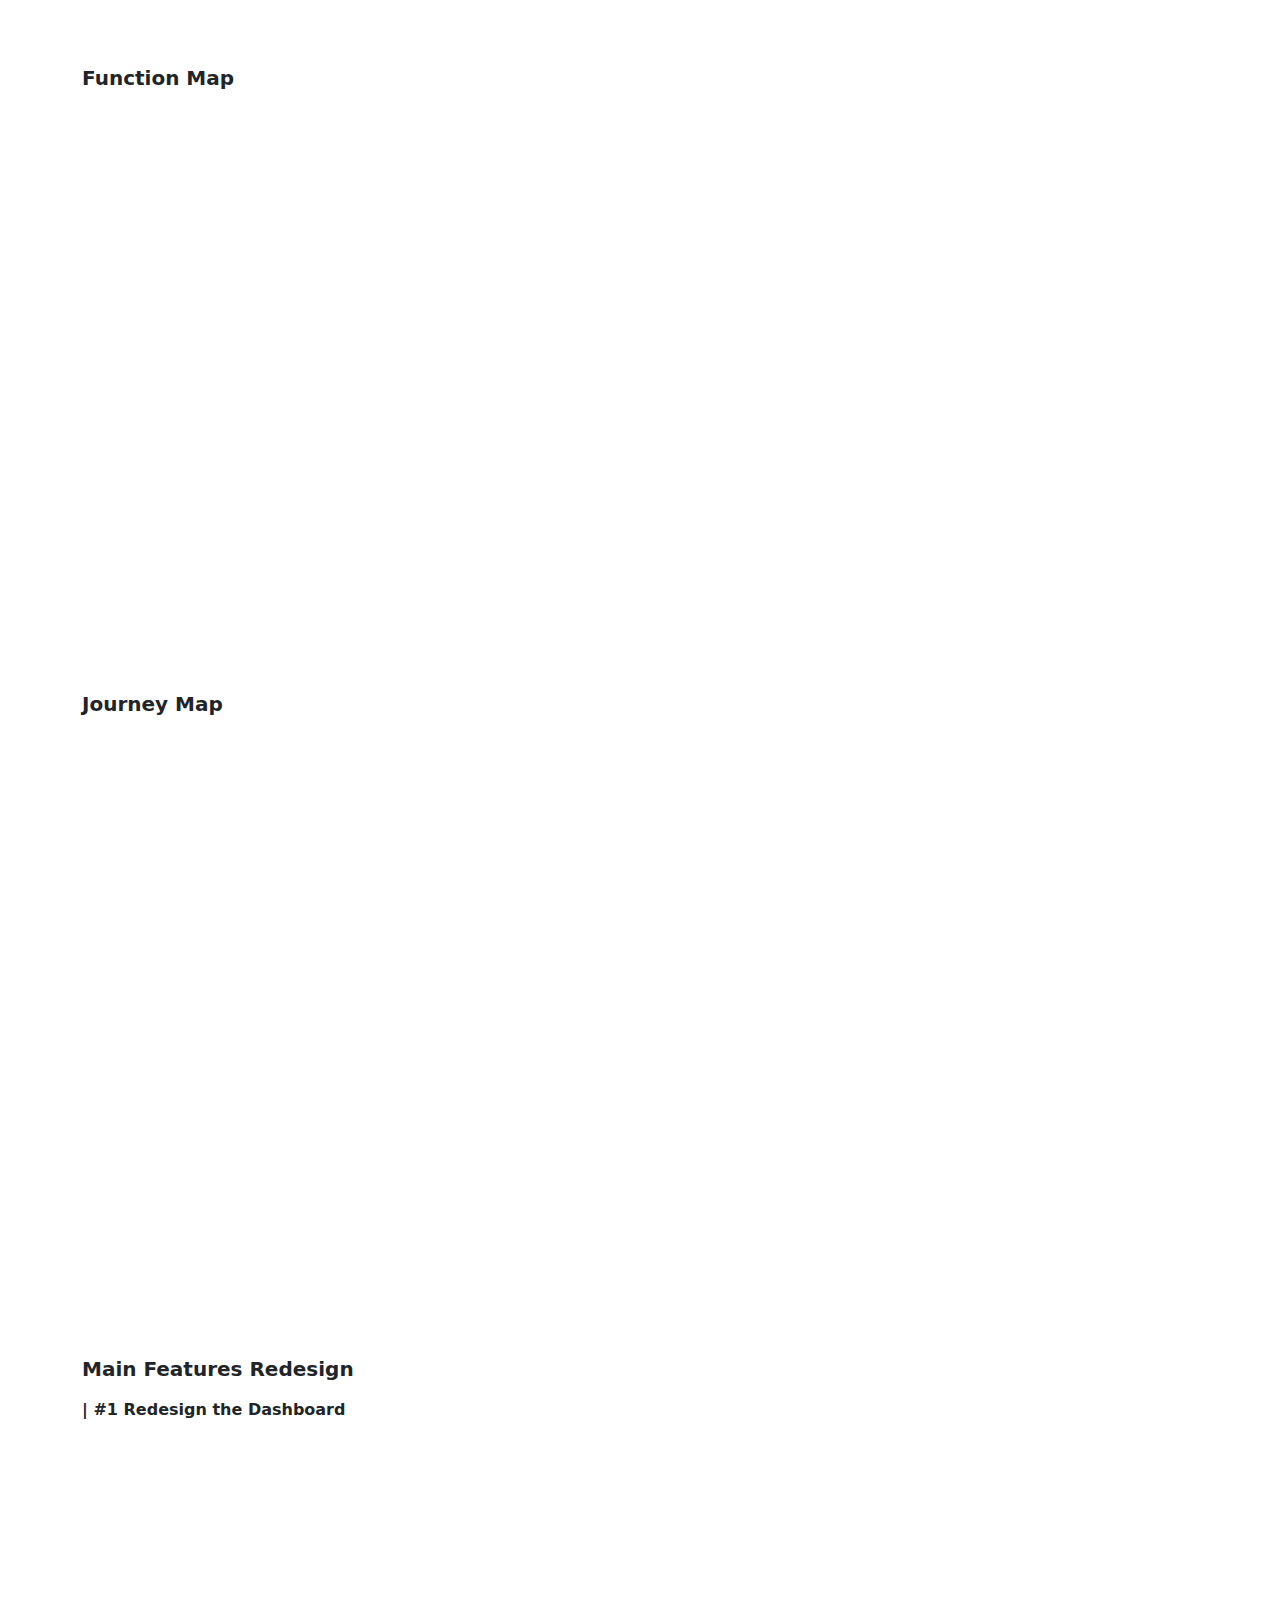
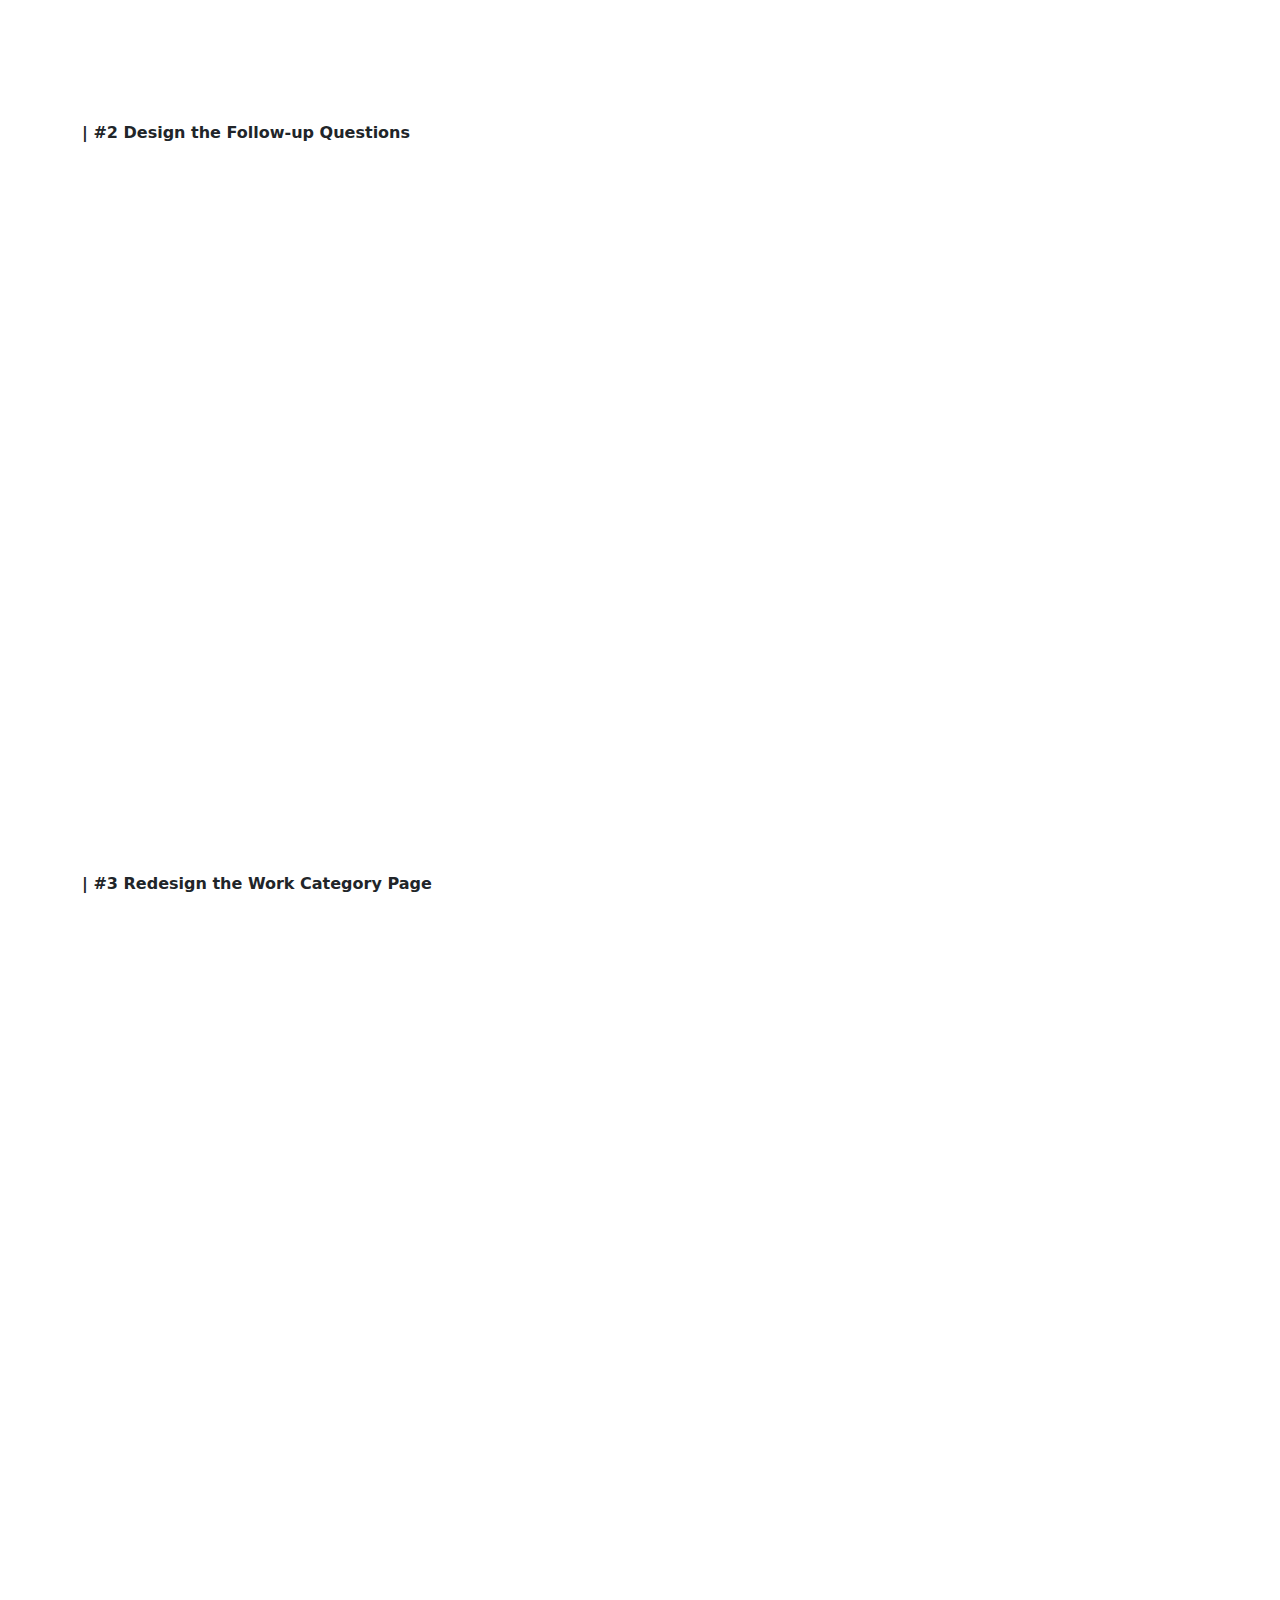
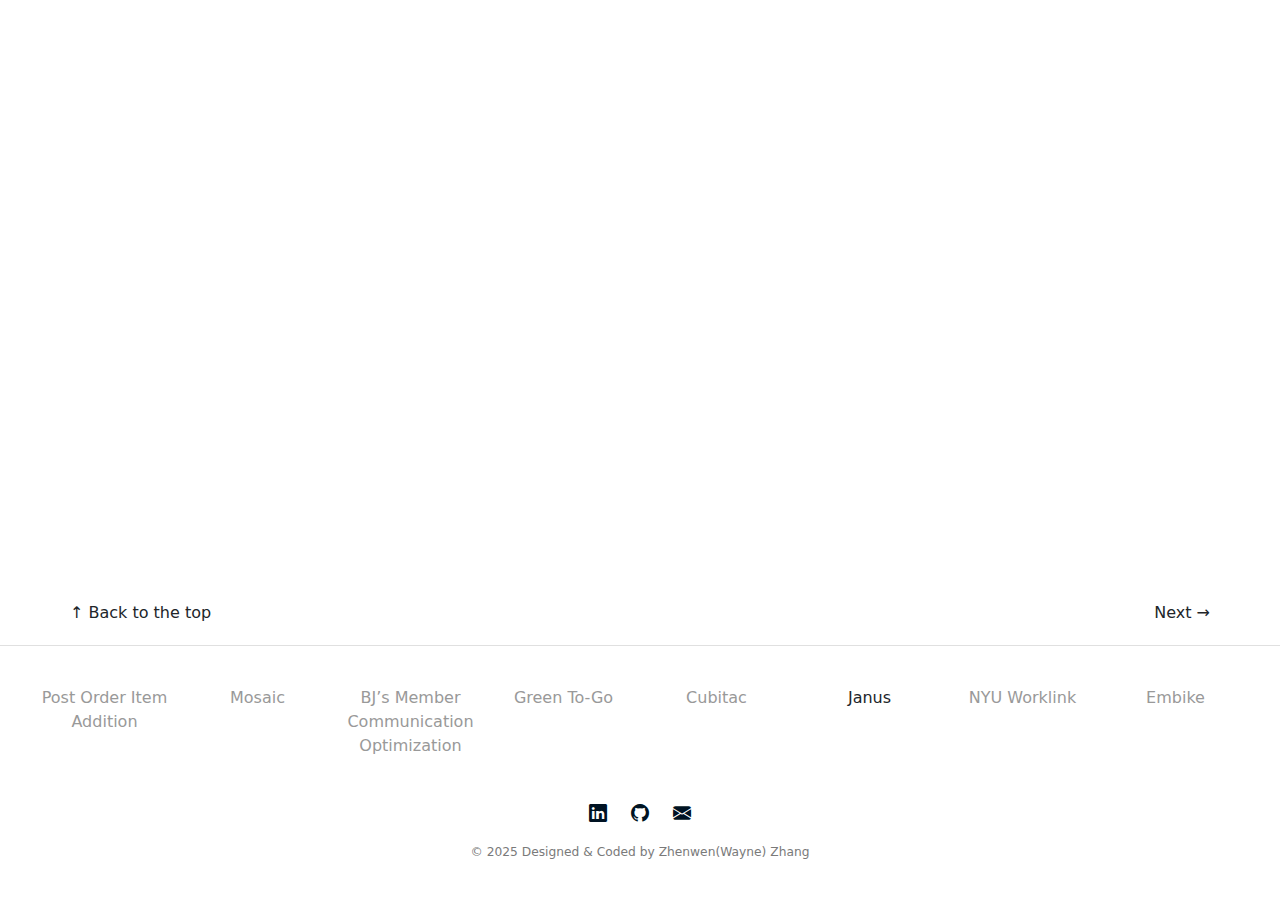
<file: worklink.html>
<!DOCTYPE html>
<html lang="en">
  <head>
    <meta charset="UTF-8" />
    <meta name="viewport" content="width=device-width, initial-scale=1.0" />
    <title>Worklink</title>
    <link
      href="https://cdn.jsdelivr.net/npm/bootstrap@5.3.2/dist/css/bootstrap.min.css"
      rel="stylesheet"
    />
    <link
      href="https://fonts.googleapis.com/css2?family=Oswald:wght@700&display=swap"
      rel="stylesheet"
    />
    <link
      href="https://cdn.jsdelivr.net/npm/bootstrap-icons@1.10.5/font/bootstrap-icons.css"
      rel="stylesheet"
    />
    <link
      href="https://cdn.jsdelivr.net/npm/bootstrap-icons@1.10.5/font/bootstrap-icons.css"
      rel="stylesheet"
    />

    <link rel="icon" href="ASSETS/favicon.ico" type="image/x-icon" />
    <link rel="stylesheet" href="style.css" />
    <style></style>
  </head>

  <body>
    <header>
      <nav class="navbar navbar-expand-lg navbar-light">
        <div class="container px-5">
          <!-- Toggler button for mobile -->
          <button
            class="navbar-toggler"
            type="button"
            data-bs-toggle="collapse"
            data-bs-target="#navbarNav"
            aria-controls="navbarNav"
            aria-expanded="false"
            aria-label="Toggle navigation"
          >
            <span class="navbar-toggler-icon"></span>
          </button>

          <!-- Collapsible menu -->
          <div
            class="collapse navbar-collapse justify-content-end"
            id="navbarNav"
          >
            <ul class="navbar-nav d-flex align-items-center">
              <li class="nav-item">
                <a class="nav-link" href="projects.html">PROJECTS</a>
              </li>
              <li class="nav-item">
                <a class="nav-link" href="playground.html">PLAY</a>
              </li>
              <li class="nav-item">
                <a class="nav-link" href="aboutme.html">ABOUT</a>
              </li>
              <li class="nav-item">
                <a
                  class="nav-link"
                  href="https://drive.google.com/file/d/1EZ1WCjLxjwkig_V0xg7froXCYlXM40cn/view?usp=sharing"
                  target="_blank"
                  >RESUME</a
                >
              </li>

              <li class="nav-item d-flex align-items-center">
                <a class="nav-link p-0" href="index.html">
                  <img
                    src="/assets/logo.svg"
                    alt="Logo"
                    width="60"
                    height="60"
                  />
                </a>
              </li>
            </ul>
          </div>
        </div>
      </nav>
    </header>

    <!-- Hero Section -->
    <section class="hero-banner">
      <div class="container">
        <img
          src="/assets/Worklink/cover_long.jpg"
          class="hero-img"
          alt="Worklink"
        />
      </div>
    </section>

    <!-- Project Role -->
    <section class="bg-white pt-0 pb-4">
      <div class="container">
        <div class="row text-center hero-meta">
          <div class="col-md">
            <div class="meta-label">MY ROLE</div>
            <div class="meta-value">UX/UI Designer</div>
          </div>
          <div class="col-md">
            <div class="meta-label">DATE</div>
            <div class="meta-value">June 2019 - Now</div>
          </div>
          <div class="col-md">
            <div class="meta-label">METHODs</div>
            <div class="meta-value">
              Research<br />Brainstorming<br />Prototyping<br />User Testing
            </div>
          </div>
          <div class="col-md">
            <div class="meta-label">TYPE</div>
            <div class="meta-value">Group Project</div>
          </div>

          <div class="col-md">
            <div class="meta-label">GROUP MEMBERS</div>
            <div class="meta-value">
              Nichole Latimer<br />Krizia Fernando<br />Tina Chen<br />Steven
              Medina
            </div>
          </div>
        </div>
      </div>
    </section>

    <section class="container main-section">
      <div class="row">
        <!-- Project Overview -->
        <div class="col-md-3">
          <h2 class="section-title">Project Overview</h2>
        </div>
        <div class="col-md-9">
          <div class="project-body">
            <p class="icon-bullet">| Clickable Prototype</p>
            <div
              style="
                position: relative;
                padding-bottom: 56.25%;
                height: 0;
                overflow: hidden;
                max-width: 100%;
                margin: 0;
              "
            >
              <iframe
                src="https://www.figma.com/embed?embed_host=share&amp;url=https%3A%2F%2Fwww.figma.com%2Fproto%2Fu1VoD7Os1shBy8dPDTAtKY%2Fworkl%3Fnode-id%3D1%253A15447%26viewport%3D2069%252C559%252C0.07392982393503189%26scaling%3Dscale-down"
                style="
                  position: absolute;
                  top: 0;
                  left: 0;
                  width: 100%;
                  height: 600px;
                "
                frameborder="0"
                allow="autoplay; fullscreen; picture-in-picture; clipboard-write; encrypted-media; web-share"
                referrerpolicy="strict-origin-when-cross-origin"
                title="Clickable Prototype"
              ></iframe>
            </div>
            <br />
            <p class="icon-bullet">| What's NYUWorklink?</p>
            <p>
              <b>NYUWorkLink</b> is a software system​(<b>over 50,000 users</b>)
              that will allow members of the NYU community to submit work
              requests for which work is performed by Operations workgroups such
              as HVAC, Plumbing, Facilities, and Public Safety.
            </p>
            <img
              src="/assets/Worklink/overview.png"
              class="project-img"
              alt="Project Overview"
            />
            <br />
            <p class="icon-bullet">| Three faces of the NYUWorkLink:</p>
            <ul class="custom-bullets">
              <li>
                <b>WorkLink Client:</b> a web app for clients to submit and
                track work requests;
              </li>
              <li>
                <b>WorkLink Admin:</b> a web app for administrators to track
                work requests, approvals, invoicing, and other tasks;
              </li>
              <li>
                <b>WorkLink Shop:</b> an iPad app for field personnel to assign
                and complete work orders.
              </li>
            </ul>
            <i style="font-size: 14px"
              >*The system is currently in the design phase and will be rolled
              out with both web and mobile interfaces.</i
            >
            <br />
            <br />
            <br />
          </div>
        </div>

        <!-- Problem Statement -->
        <div class="col-md-3">
          <h2 class="section-title">Problem Statement</h2>
        </div>
        <div class="col-md-9">
          <div class="project-body">
            <p class="icon-bullet">| How Might We ...?</p>
            <p>
              <b>How might we</b> redesign the WorkLink Client section to make
              the user flow more reasonable, the interface more concise and
              beautiful, and make the design conform to the latest material
              design standards?
            </p>
            <br />
            <br />
            <br />
          </div>
        </div>

        <!-- Design Process -->
        <div class="col-md-3">
          <h2 class="section-title">Design Process</h2>
        </div>
        <div class="col-md-9">
          <div class="project-body">
            <img
              src="/assets/Worklink/process.png"
              class="project-img"
              alt="Design Process"
              style="width: 90%; display: block; margin: 0 auto"
            />
            <br />
            <br />
            <br />
          </div>
        </div>

        <!-- Old Version Analysis -->
        <div class="col-md-12">
          <h2 class="section-title">Old Version Analysis</h2>
          <div class="project-body">
            <img
              src="/assets/Worklink/research.png"
              class="project-img"
              alt="Old Version Analysis"
            />
            <br />
            <br />
            <br />
          </div>
        </div>

        <!-- Function Map -->
        <div class="col-md-12">
          <h2 class="section-title">Function Map</h2>
          <div class="project-body">
            <img
              src="/assets/Worklink/function_map.png"
              class="project-img"
              alt="Function Map"
            />
            <br />
            <br />
            <br />
          </div>
        </div>

        <!-- Journey Map -->
        <div class="col-md-12">
          <h2 class="section-title">Journey Map</h2>
          <div class="project-body">
            <img
              src="/assets/Worklink/journey_map.png"
              class="project-img"
              alt="Journey Map"
            />
            <br />
            <br />
            <br />
          </div>
        </div>

        <!-- Main Features Redesign -->
        <div class="col-md-12">
          <h2 class="section-title">Main Features Redesign</h2>
          <div class="project-body">
            <p class="icon-bullet">| #1 Redesign the Dashboard</p>
            <img
              src="/assets/Worklink/hifi_prototype1.png"
              class="project-img"
              alt="Redesign the Dashboard"
            />
            <br /><br />
            <p class="icon-bullet">| #2 Design the Follow-up Questions</p>
            <img
              src="/assets/Worklink/hifi_prototype2.png"
              class="project-img"
              alt="Design the Follow-up Questions"
            />
            <br /><br />
            <p class="icon-bullet">| #3 Redesign the Work Category Page</p>
            <img
              src="/assets/Worklink/hifi_prototype3.png"
              class="project-img"
              alt="Redesign the Work Category Page"
            />

            <br />
            <br />
            <br />
          </div>
        </div>
      </div>
    </section>

    <!-- Bottom Menu -->
    <!-- Navigation links above the line -->

    <div
      class="container-fluid bottomnav-links d-flex justify-content-between align-items-center"
    >
      <a href="#top" class="left-link" onclick="scrollToTop()"
        >↑ Back to the top</a
      >
      <a href="worklink.html" target="_blank" class="right-link">Next →</a>
    </div>

    <!-- Bottom project menu -->

    <div class="container-fluid bottom-menu">
      <div class="row text-center">
        <div class="col-12 col-md-3 col-lg-1-5 mb-2">
          <a href="postorder.html" class="bottomproject-link"
            >Post Order Item Addition</a
          >
        </div>

        <div class="col-12 col-md-3 col-lg-1-5 mb-2">
          <a href="mosaic.html" class="bottomproject-link">Mosaic</a>
        </div>

        <div class="col-12 col-md-3 col-lg-1-5 mb-2">
          <a href="communication.html" class="bottomproject-link"
            ><b>BJ’s Member Communication Optimization</b></a
          >
        </div>

        <div class="col-12 col-md-3 col-lg-1-5 mb-2">
          <a href="greentogo.html" class="bottomproject-link">Green To-Go</a>
        </div>

        <div class="col-12 col-md-3 col-lg-1-5 mb-2">
          <a href="cubitac.html" class="bottomproject-link">Cubitac</a>
        </div>

        <div class="col-12 col-md-3 col-lg-1-5 mb-2">
          <a href="janus.html" class="bottomproject-link" style="color: #212529"
            >Janus</a
          >
        </div>

        <div class="col-12 col-md-3 col-lg-1-5 mb-2">
          <a href="worklink.html" class="bottomproject-link">NYU Worklink</a>
        </div>

        <div class="col-12 col-md-3 col-lg-1-5 mb-2">
          <a href="embike.html" class="bottomproject-link">Embike</a>
        </div>
      </div>
    </div>

    <!-- Footer -->
    <footer class="text-center py-4">
      <div class="social-links">
        <a
          href="https://www.linkedin.com/in/uxwayne/"
          aria-label="LinkedIn"
          target="_blank"
          rel="noopener noreferrer"
          style="font-size: 18px"
          ><i class="bi bi-linkedin"></i
        ></a>
        <a
          href="https://github.com/requiemleaf"
          aria-label="Github"
          target="_blank"
          rel="noopener noreferrer"
          style="font-size: 18px"
          ><i class="bi bi-github"></i
        ></a>
        <a
          href="mailto:wayne11373@gmail.com"
          class="text-decoration-none"
          aria-label="Email"
          style="font-size: 18px"
        >
          <i class="bi bi-envelope-fill"></i>
        </a>
      </div>
      <p class="mt-3 small" style="color: #7a7a7a">
        © 2025 Designed & Coded by Zhenwen(Wayne) Zhang
      </p>
    </footer>

    <script src="https://cdn.jsdelivr.net/npm/bootstrap@5.3.0/dist/js/bootstrap.bundle.min.js"></script>
    <script src="scroll-reveal.js"></script>
    <!-- Scroll to top script -->
    <script>
      function scrollToTop() {
        window.scrollTo({ top: 0, behavior: "smooth" });
      }
    </script>
  </body>
</html>
</file>
<file: style.css>
/* 
.body {
  font-family: -apple-system, BlinkMacSystemFont, "Segoe UI", Roboto, Oxygen,
    Ubuntu, Cantarell, "Open Sans", "Helvetica Neue", sans-serif,
    "Sans Serif Bold", Icons;
  font-size: 18px;
  line-height: 1.5;
  margin: 0;
  padding: 0;
  background-color: white;
  color: #031a2b;
  animation: float 10s ease-in-out infinite;
}
*/

/* nav menu */

.navbar-nav .nav-link {
  margin-left: 20px;
  font-weight: 400;
  text-transform: uppercase;
  text-decoration: none;
  color: #212529;
  font-size: 14px;
  transition: color 0.3s ease;
}

.navbar-nav .nav-link:hover {
  color: #999;
  text-decoration: underline;
}

/* project pages */

/* heros */
.hero-banner {
  margin-bottom: 0;
  border-bottom: none !important;
}

.hero-img {
  width: 100%;
  height: auto;
  display: block;
}

/* roles */
.hero-meta {
  padding-top: 16px;
  margin-top: 16px;
}

.meta-label {
  font-weight: 700;
  font-size: 0.9rem;
  text-transform: uppercase;
}
.meta-value {
  font-size: 16px;
  font-weight: 300;
}

/* project-main */

.main-section {
  border-top: 1px solid #eee;
  padding-top: 2rem;
}

.sub-section {
  padding-bottom: 2rem;
}

.section-title {
  font-weight: 700;
  font-size: 20px;
  margin-bottom: 1rem;
}

.icon-bullet {
  font-weight: bold;
  font-size: 1.2rem;
  display: block;
  margin-bottom: 0.5rem;
}

.project-body p {
  font-size: 16px;
  line-height: 1.6;
  /*transition: transform 1s ease-in-out, opacity 0.8s ease-in-out;*/
}

.project-img {
  width: 100%;
  height: auto;
  display: block;
  opacity: 0;
  transform: translateY(40px);
  transition: all 0.8s ease;
}

.project-img.reveal {
  opacity: 1;
  transform: translateY(0);
}

.projectbody-link {
  /*text-decoration: none;*/
  color: inherit;
  transition: color 0.3s ease;
}

.projectbody-link:hover {
  color: #999;
}

.custom-bullets {
  font-size: 14px;
  line-height: 1.5;
}

.figma-embed {
  border: none;
  width: 100%;
  height: 600px;
}

/* pending */

.header {
  border-bottom: none !important;
  padding: 20px 0;
}

.icon-placeholder {
  width: 40px;
  height: 40px;
  background-color: #ccc;
  border-radius: 4px;
}

.intro {
  padding: 60px 40px 20px;
  line-height: 0.6;
}

.intro span {
  font-family: "Oswald", sans-serif;
  font-size: 14px;
  font-weight: 700;
}

.intro h1 {
  font-family: "Oswald", sans-serif;
  font-size: 56px;
  font-weight: 1000;
  margin: 10px 0;
}

.intro p {
  font-size: 14px;
  font-weight: 400;
  margin: 0;
}

/* index.com */

.menu {
  margin: 40px;
  line-height: 1;
}

.menu-item {
  font-family: "Oswald", sans-serif;
  font-size: 60px;
  font-weight: 700;
  margin: 16px 0;
  text-decoration: underline;
  display: inline-block;
  transition: transform 0.3s ease, color 0.3s ease;
  color: rgba(3, 26, 43, 1);
}

.menu-item:hover {
  transform: translateX(30px);
  color: #999;
}

.projects {
  display: flex;
  flex-wrap: wrap;
  gap: 40px;
  padding: 0 40px 60px;
}

.project {
  width: calc(50% - 40px);
  box-sizing: border-box;
  position: relative;
  overflow: hidden;
  transition: transform 0.3s ease;
}

.project img {
  width: 100%;
  display: block;
  background-image: repeating-conic-gradient(#ccc 0% 25%, #fff 0% 50%);
  background-size: 20px 20px;
  aspect-ratio: 1688 / 1035;
  opacity: 1;
  height: auto;
  transition: transform 0.4s ease, opacity 0.4s ease;
  will-change: transform, opacity;
}

.project img:hover {
  filter: brightness(95%);
}

.project h3 {
  margin: 10px 0 5px;
  font-size: 20px;
  font-weight: 400;
  color: #212529;
  font-family: -apple-system, BlinkMacSystemFont, "Segoe UI", Roboto, Oxygen,
    Ubuntu, Cantarell, "Open Sans", "Helvetica Neue", sans-serif,
    "Sans Serif Bold", Icons;
}

.project p {
  margin: 0;
  font-size: 14px;
  font-weight: 200;
  font-family: -apple-system, BlinkMacSystemFont, "Segoe UI", Roboto, Oxygen,
    Ubuntu, Cantarell, "Open Sans", "Helvetica Neue", sans-serif,
    "Sans Serif Bold", Icons;
}

.project h3 a,
.project p a {
  color: inherit;
  text-decoration: none;
}

.project h3 a:hover,
.project p a:hover {
  color: #999 !important;
  /*text-decoration: underline;*/
}

.project:hover img {
  transform: scale(1.03);
  opacity: 0.9;
}

/* bottom menu */
.bottom-menu {
  border-top: 1px solid #e0e0e0;
  padding: 40px 40px 10px 40px;
}

.bottomproject-link {
  color: #999;
  font-weight: 300;
  text-decoration: none;
  display: block;
}

.bottomproject-link:hover {
  text-decoration: underline;
  color: #212529;
}

.bottomnav-links {
  padding: 20px 30px;
}

.left-link,
.right-link {
  color: #212529;
  font-weight: 400;
  text-decoration: none;
  padding: 0 40px 0 40px;
}

.left-link:hover,
.right-link:hover {
  text-decoration: underline;
  color: #999;
}

@media (min-width: 992px) {
  .col-lg-1-5 {
    flex: 0 0 auto;
    width: 12.5%;
  }
}

/* general */

footer {
  padding: 40px;
  text-align: center;
  font-size: 14px;
}

.section-title {
  font-weight: 700;
  font-size: 1.25rem;
  margin-bottom: 1rem;
}

.social-links a {
  margin: 0 10px;
  color: #001323;
  text-decoration: none;
  font-weight: bold;
  transition: color 0.3s ease;
}

.social-links a:hover {
  color: #999;
}

.resume-btn {
  background-color: black;
  color: white;
  border-radius: 8px;
  padding: 10px 20px;
  text-decoration: none;
  display: inline-block;
}

.resume-btn:hover {
  background-color: #999;
  color: white;
  text-decoration: none;
}
</file>
